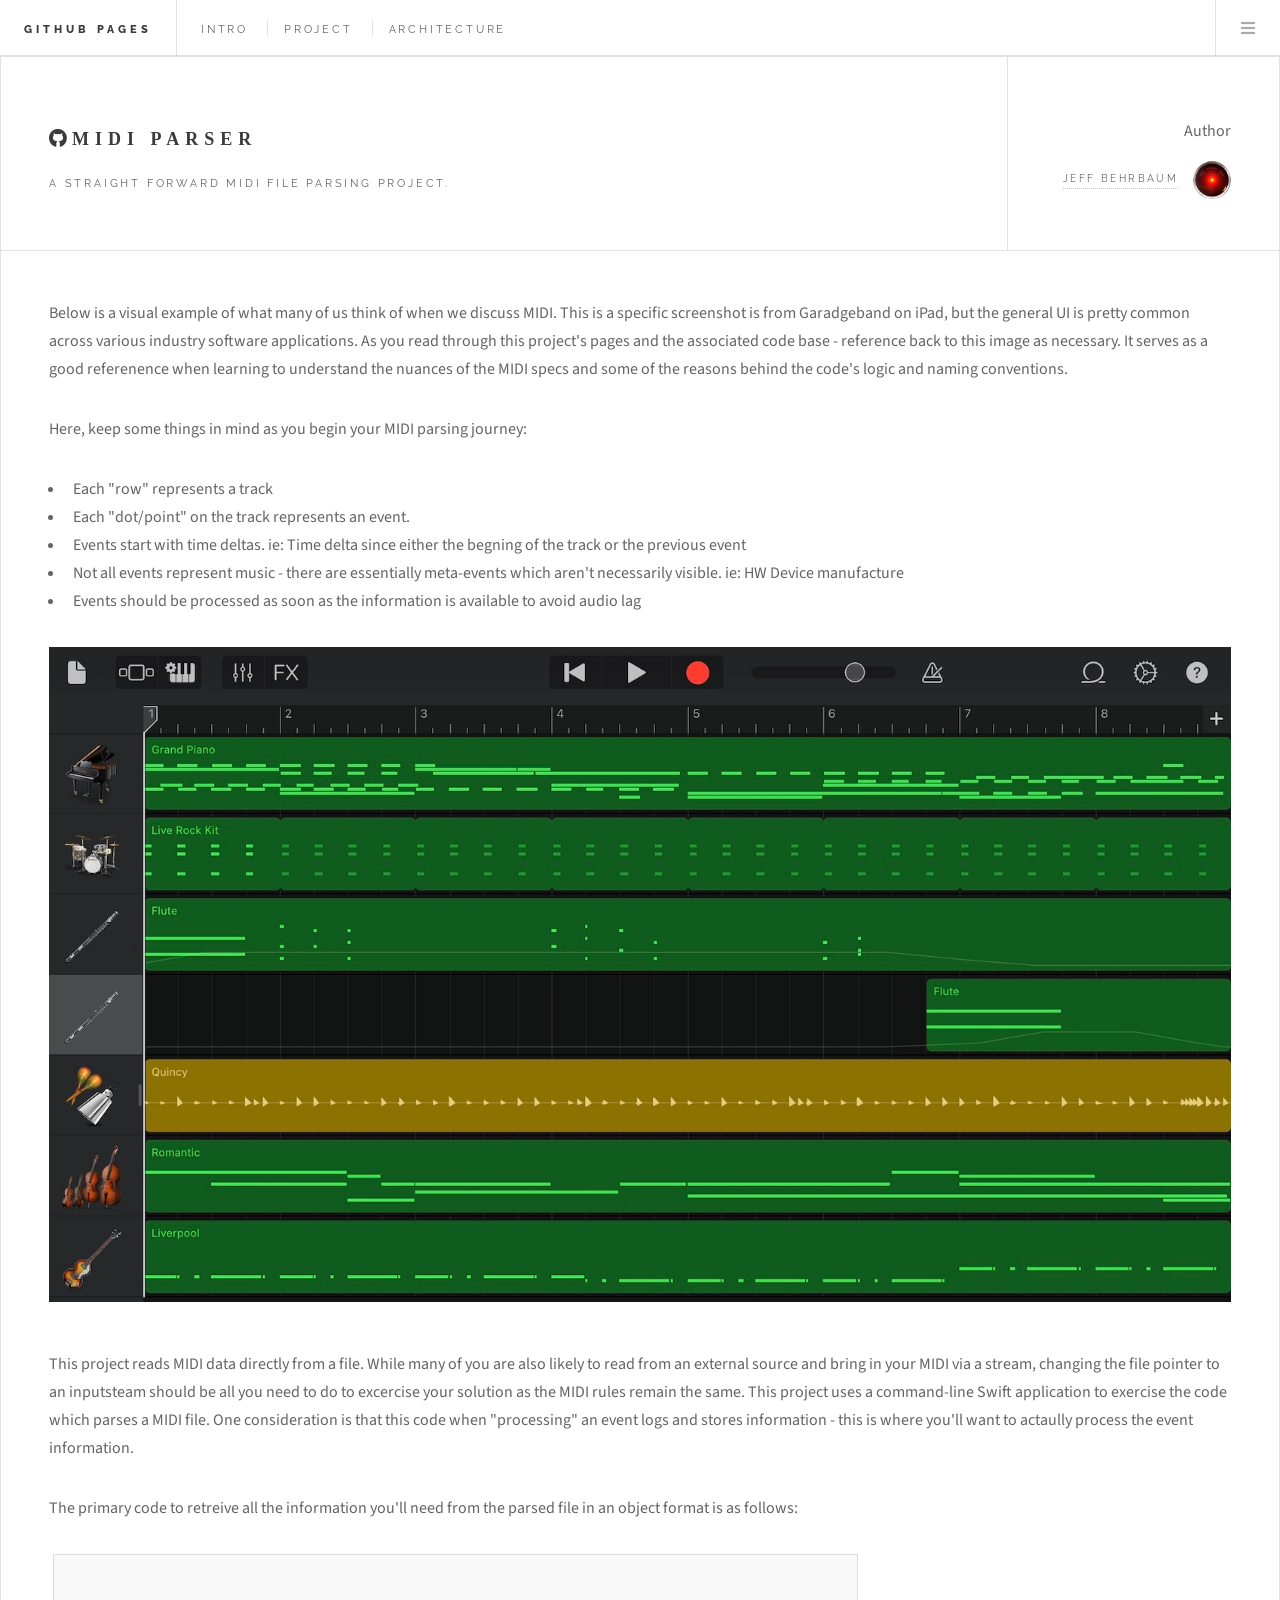
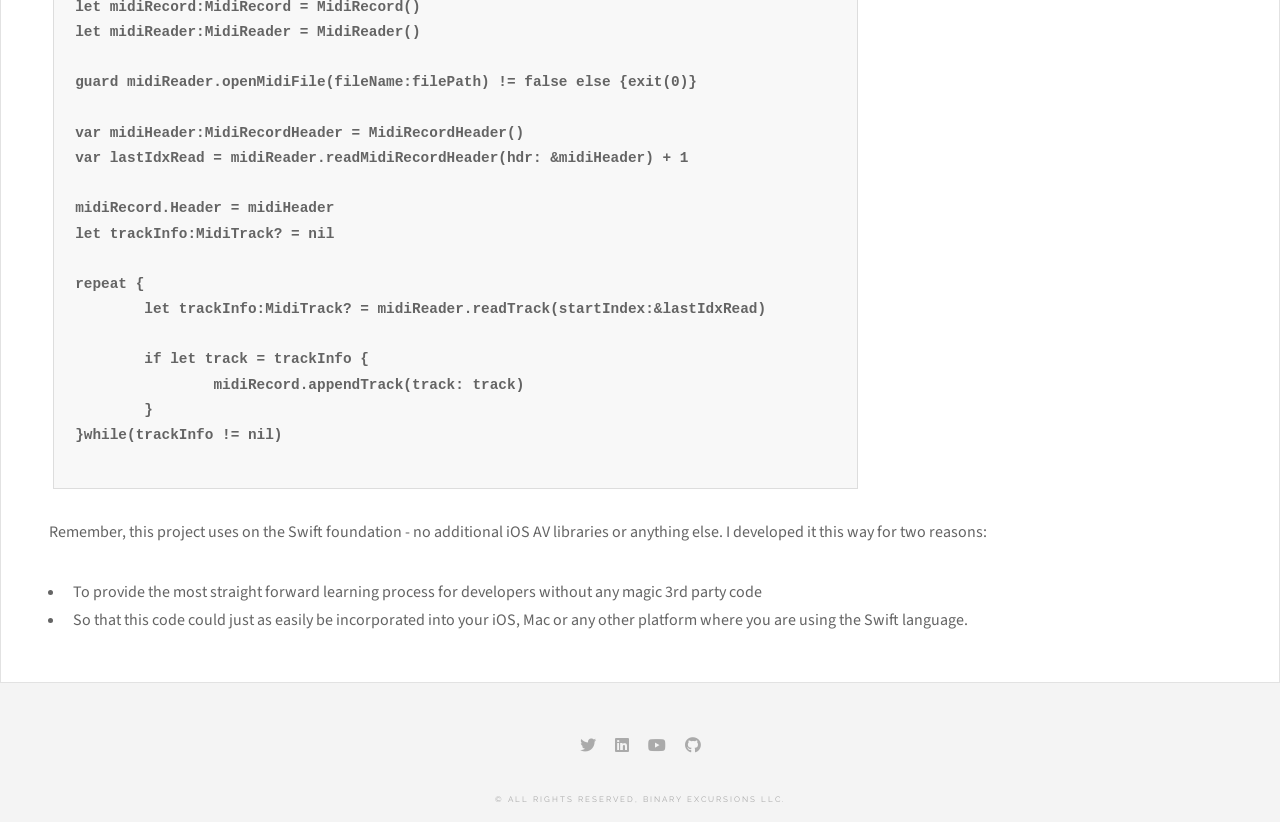
<file: index.html>
<!DOCTYPE HTML>
<!--
	Future Imperfect by Pixelarity
	pixelarity.com | hello@pixelarity.com
	License: pixelarity.com/license
-->
<html>
	<head>
		<title>MIDI Parser</title>
		<meta charset="utf-8" />
		<meta name="viewport" content="width=device-width, initial-scale=1, user-scalable=no" />
		<link rel="stylesheet" href="assets/css/main.css" />
	</head>

	<body class="single is-preload">

		<!-- Wrapper -->
				<!-- Header -->
					<header id="header">
						<h1><a href="https://binaryexcursions.github.io/">Github Pages</a></h1>
						<nav class="links">
							<ul>
								<li><a href="#">Intro</a></li>
								<li><a href="project.html">Project</a></li>
								<li><a href="architecture.html">Architecture</a></li>
								<!-- <li><a href="#">Tempus</a></li>
								<li><a href="#">Adipiscing</a></li> -->
							</ul>
						</nav>
						<nav class="main">
							<ul>
								<!-- <li class="search">
									<a class="fa-search" href="#search">Search</a>
									<form id="search" method="get" action="#">
										<input type="text" name="query" placeholder="Search" />
									</form>
								</li> -->
								<li class="menu">
									<a class="fa-bars" href="#menu">Menu</a>
								</li>
							</ul>
						</nav>
					</header>

				<!-- Menu -->
					<section id="menu">
						<!-- Links -->
						<section>
								<ul class="links">
									<li>
										<a href="https://binxcrs.com/" target="_blank">
											<h3>Binary Excursions</h3>
											<p>Organization Home Page</p>
										</a>
									</li>
									<li>
										<a href="https://binaryexcursions.github.io/MidiParserKotlin/">
											<h3>Kotlin MIDI Parser</h3>
											<p>Developed for the Android platform</p>
										</a>
									</li>
									<li>
										<a href="https://binaryexcursions.github.io/MidiParserTypeScript/">
											<h3>TypeScript MIDI Parser</h3>
											<p>Developed for use with web frameworks</p>
										</a>
									</li>
									<li>
										<a href="https://mobile-strategy.blogspot.com/" target="_blank">
											<h3>Mobile Blog Post</h3>
											<p>Articles for business mobile strategy</p>
										</a>
									</li>
								</ul>
						</section>
					</section>

				<!-- Main -->
					<div id="main">

						<!-- Post -->
							<article class="post">
								<header>
									<div class="title">
										<h2><a href="https://github.com/BinaryExcursions/MidiParserSwift" target="_blank" class="fab fa-github" style="font-size: large;">MIDI Parser</a></h2>
										<p>A straight forward MIDI file parsing project.</p>
									</div>
									<div class="meta">
										<div class="name">Author</div>
										<a href="https://github.com/binexc" target="_blank" class="author"><span class="name">Jeff Behrbaum</span><img src="images/Hal9000Small.png" alt="" /></a>
									</div>
								</header>

								<p>
									Below is a visual example of what many of us think of when we discuss MIDI. This is a specific screenshot is from Garadgeband on iPad, but the general UI is pretty common across various industry software applications. 
									As you read through this project's pages and the associated code base  - reference back to this image as necessary. It serves as a good referenence when learning to understand the nuances of the MIDI specs and some of
									the reasons behind the code's logic and naming conventions. 
								</p>

								<p>Here, keep some things in mind as you begin your MIDI parsing journey:</p>

								<ul>
									<li>Each "row" represents a track</li>
									<li>Each "dot/point" on the track represents an event.</li>
									<li>Events start with time deltas. ie: Time delta since either the begning of the track or the previous event</li>
									<li>Not all events represent music - there are essentially meta-events which aren't necessarily visible. ie: HW Device manufacture</li>
									<li>Events should be processed as soon as the information is available to avoid audio lag</li>
								</ul>
									
								<span class="image featured"><img src="images/tracks@2x.jpg" alt="game board" /></span>
								<p> 
									This project reads MIDI data directly from a file. While many of you are also likely to read from an external source and bring 
									in your MIDI via a stream, changing the file pointer to an inputsteam should be all you need to do to excercise your solution as
									the MIDI rules remain the same. This project uses a command-line Swift application to exercise the code which parses a MIDI file. 
									One consideration is that this code when "processing" an event logs and stores information - this is where you'll want to actaully 
									process the event information.
								</p>

								<p>The primary code to retreive all the information you'll need from  the parsed file in an object format is as follows:</p>

								<div style="overflow: hidden;">
									<pre style="display: inline-flex;">
										<code style="font-size: 0.9rem; font-weight: 550;">
let midiRecord:MidiRecord = MidiRecord()
let midiReader:MidiReader = MidiReader()

guard midiReader.openMidiFile(fileName:filePath) != false else {exit(0)}
	
var midiHeader:MidiRecordHeader = MidiRecordHeader()
var lastIdxRead = midiReader.readMidiRecordHeader(hdr: &midiHeader) + 1
	
midiRecord.Header = midiHeader
let trackInfo:MidiTrack? = nil

repeat {
	let trackInfo:MidiTrack? = midiReader.readTrack(startIndex:&lastIdxRead)
											
	if let track = trackInfo {
		midiRecord.appendTrack(track: track)
	}
}while(trackInfo != nil)
										</code>
									</pre>
								</div>

								<p>Remember, this project uses on the Swift foundation - no additional iOS AV libraries or anything else. I developed it this way for two reasons:</p>
								<ul>
									<li>To provide the most straight forward learning process for developers without any magic 3rd party code</li>
									<li>So that this code could just as easily be incorporated into your iOS, Mac or any other platform where you are using the Swift language.</li>
								</ul>

							</article>
					</div>

				<!-- Footer -->
					<section id="footer">
						<ul class="icons">
							<li><a href="https://twitter.com/binexcr" class="icon brands fa-twitter" target="_blank"><span class="label">Twitter</span></a></li>
							<li><a href="https://www.linkedin.com/" class="icon brands fa-linkedin"><span class="label">LinkedIn</span></a></li>
							<li><a href="https://www.youtube.com" class="icon brands fa-youtube"><span class="label">YouTube</span></a></li>
							<li><a href="https://github.com/BinaryExcursions" target="_blank" class="icon brands fa-github"><span class="label">RSS</span></a></li>
							<!-- <li><a href="mailto: abc@gmail.com" class="icon solid fa-envelope"><span class="label">Email</span></a></li> -->
						</ul>
						<p class="copyright">&copy; All rights reserved, Binary Excursions LLC.</p>
					</section>
			</div>

		<!-- Scripts -->
			<script src="assets/js/jquery.min.js"></script>
			<script src="assets/js/browser.min.js"></script>
			<script src="assets/js/breakpoints.min.js"></script>
			<script src="assets/js/util.js"></script>
			<script src="assets/js/main.js"></script>
	</body>
</html>
</file>
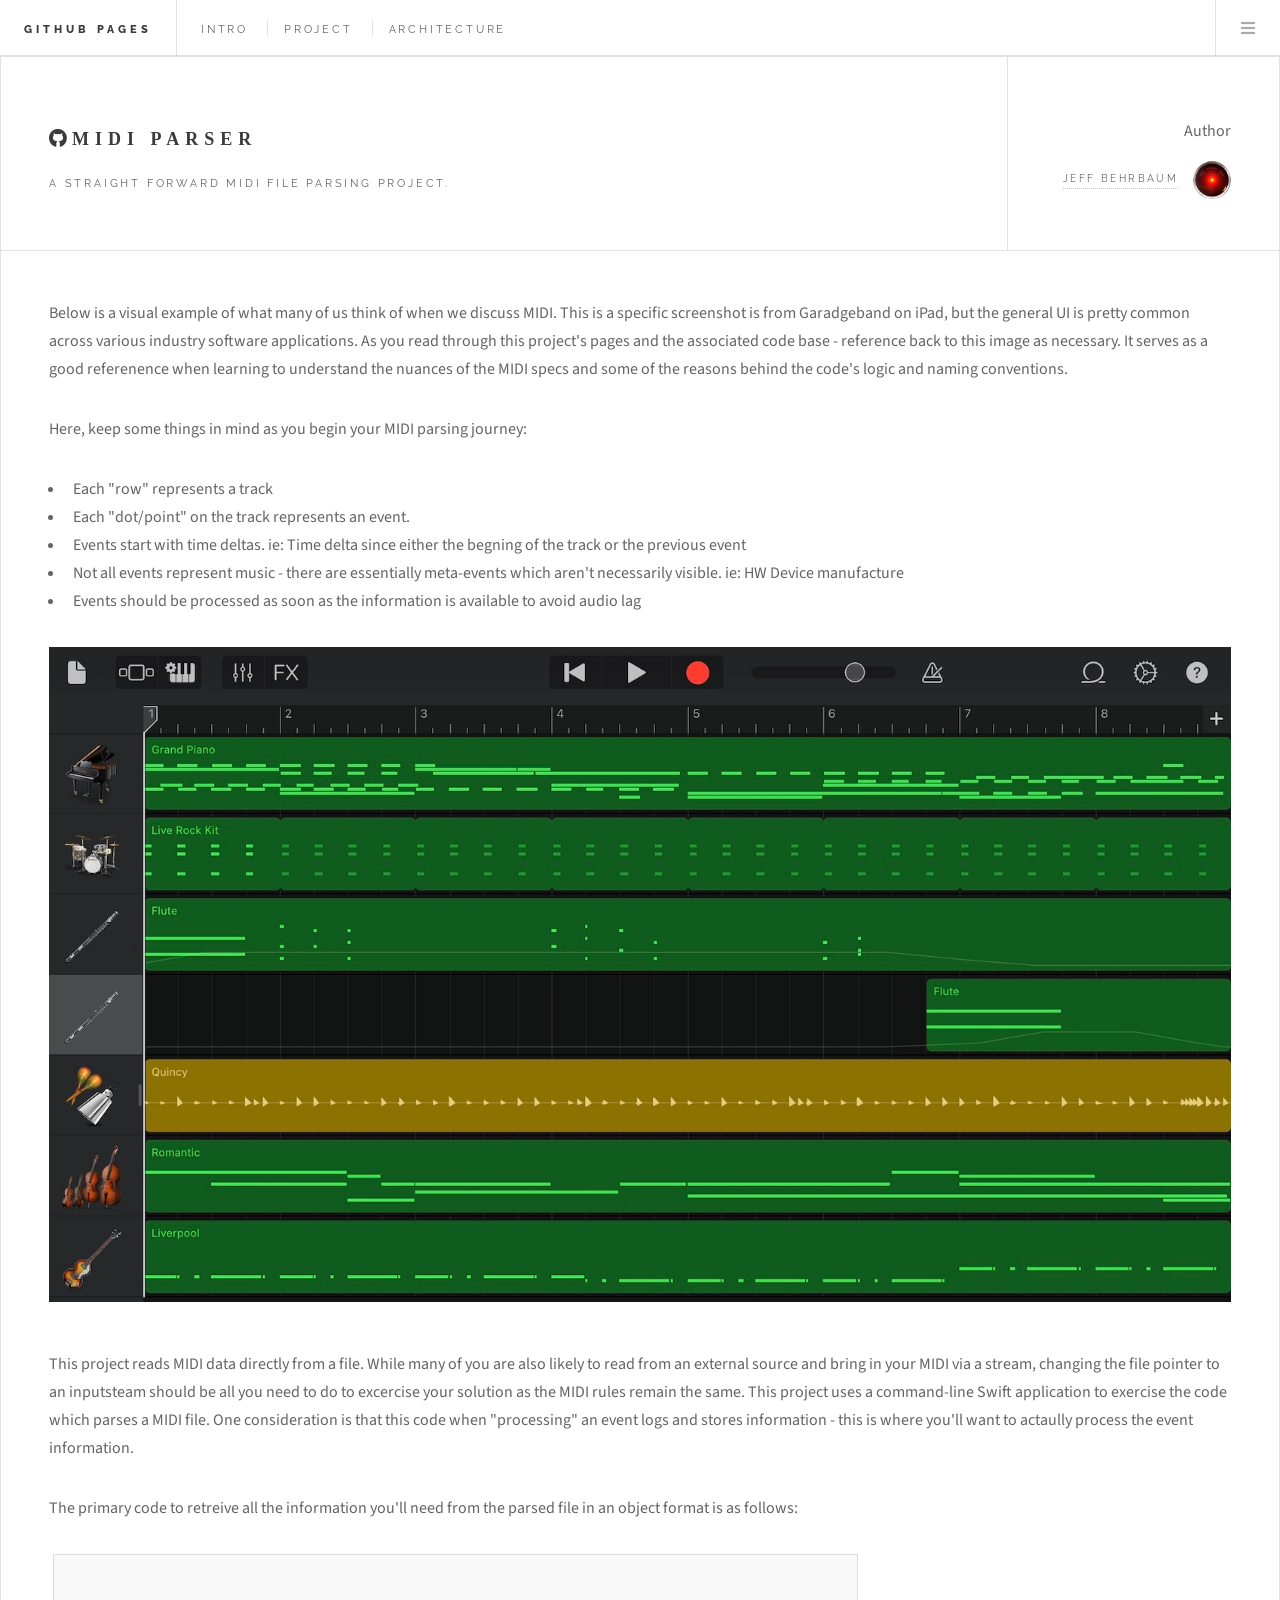
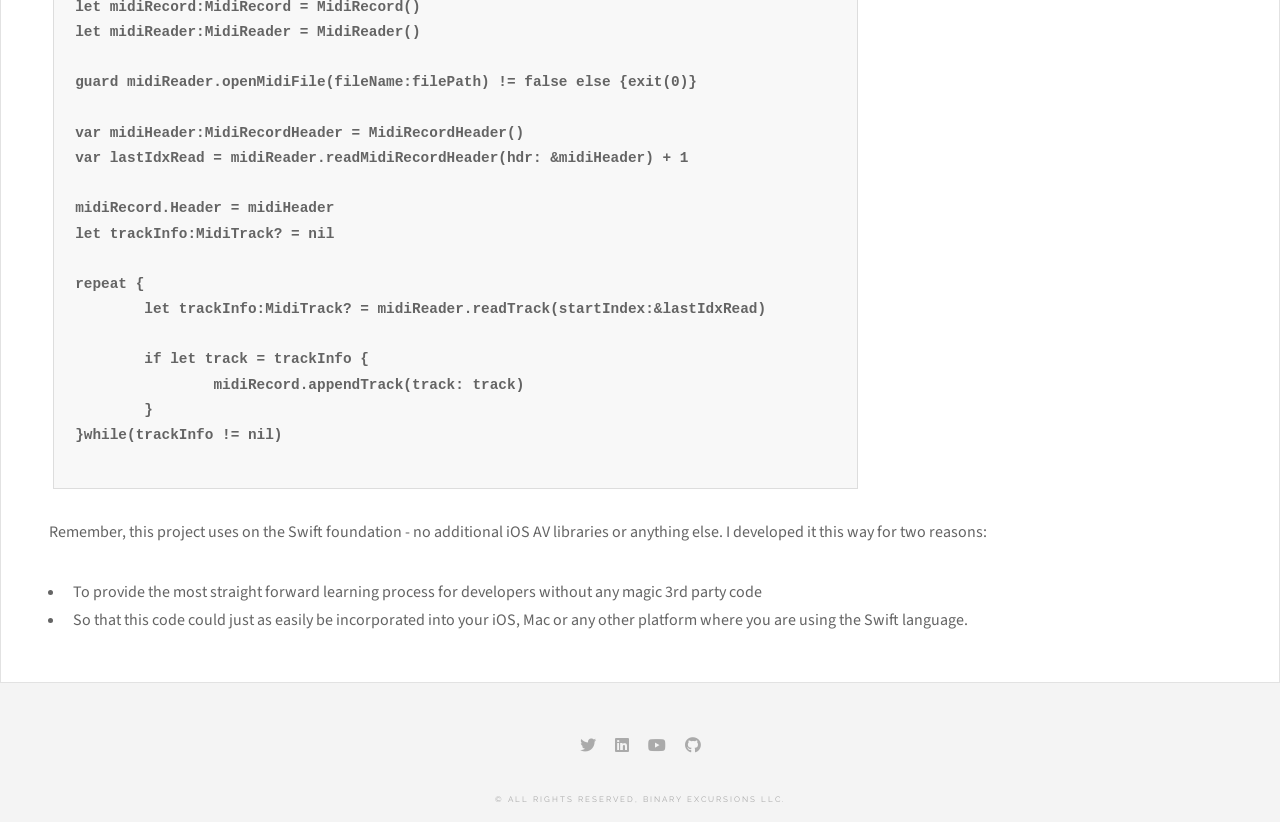
<file: MidiSwift/index.html>
<!DOCTYPE HTML>
<!--
	Future Imperfect by Pixelarity
	pixelarity.com | hello@pixelarity.com
	License: pixelarity.com/license
-->
<html>
	<head>
		<title>MIDI Parser</title>
		<meta charset="utf-8" />
		<meta name="viewport" content="width=device-width, initial-scale=1, user-scalable=no" />
		<link rel="stylesheet" href="assets/css/main.css" />
	</head>

	<body class="single is-preload">

		<!-- Wrapper -->
				<!-- Header -->
					<header id="header">
						<h1><a href="https://binaryexcursions.github.io/">Github Pages</a></h1>
						<nav class="links">
							<ul>
								<li><a href="#">Intro</a></li>
								<li><a href="project.html">Project</a></li>
								<li><a href="architecture.html">Architecture</a></li>
								<!-- <li><a href="#">Tempus</a></li>
								<li><a href="#">Adipiscing</a></li> -->
							</ul>
						</nav>
						<nav class="main">
							<ul>
								<!-- <li class="search">
									<a class="fa-search" href="#search">Search</a>
									<form id="search" method="get" action="#">
										<input type="text" name="query" placeholder="Search" />
									</form>
								</li> -->
								<li class="menu">
									<a class="fa-bars" href="#menu">Menu</a>
								</li>
							</ul>
						</nav>
					</header>

				<!-- Menu -->
					<section id="menu">
						<!-- Links -->
						<section>
								<ul class="links">
									<li>
										<a href="https://binxcrs.com/">
											<h3>Binary Excursions</h3>
											<p>Organization Home Page</p>
										</a>
									</li>
									<li>
										<a href="https://binaryexcursions.github.io/MidiParserKotlin/">
											<h3>Kotlin MIDI Parser</h3>
											<p>Developed for the Android platform</p>
										</a>
									</li>
									<li>
										<a href="https://binaryexcursions.github.io/MidiParserTypeScript/">
											<h3>TypeScript MIDI Parser</h3>
											<p>Developed for use with web frameworks</p>
										</a>
									</li>
									<li>
										<a href="https://mobile-strategy.blogspot.com/">
											<h3>Mobile Blog Post</h3>
											<p>Articles for business mobile strategy</p>
										</a>
									</li>
								</ul>
						</section>
					</section>

				<!-- Main -->
					<div id="main">

						<!-- Post -->
							<article class="post">
								<header>
									<div class="title">
										<h2><a href="https://github.com/BinaryExcursions/MidiParserSwift" target="_blank" class="fab fa-github" style="font-size: large;">MIDI Parser</a></h2>
										<p>A straight forward MIDI file parsing project.</p>
									</div>
									<div class="meta">
										<div class="name">Author</div>
										<a href="https://github.com/binexc" target="_blank" class="author"><span class="name">Jeff Behrbaum</span><img src="images/Hal9000Small.png" alt="" /></a>
									</div>
								</header>

								<p>
									Below is a visual example of what many of us think of when we discuss MIDI. This is a specific screenshot is from Garadgeband on iPad, but the general UI is pretty common across various industry software applications. 
									As you read through this project's pages and the associated code base  - reference back to this image as necessary. It serves as a good referenence when learning to understand the nuances of the MIDI specs and some of
									the reasons behind the code's logic and naming conventions. 
								</p>

								<p>Here, keep some things in mind as you begin your MIDI parsing journey:</p>

								<ul>
									<li>Each "row" represents a track</li>
									<li>Each "dot/point" on the track represents an event.</li>
									<li>Events start with time deltas. ie: Time delta since either the begning of the track or the previous event</li>
									<li>Not all events represent music - there are essentially meta-events which aren't necessarily visible. ie: HW Device manufacture</li>
									<li>Events should be processed as soon as the information is available to avoid audio lag</li>
								</ul>
									
								<span class="image featured"><img src="images/tracks@2x.jpg" alt="game board" /></span>
								<p> 
									This project reads MIDI data directly from a file. While many of you are also likely to read from an external source and bring 
									in your MIDI via a stream, changing the file pointer to an inputsteam should be all you need to do to excercise your solution as
									the MIDI rules remain the same. This project uses a command-line Swift application to exercise the code which parses a MIDI file. 
									One consideration is that this code when "processing" an event logs and stores information - this is where you'll want to actaully 
									process the event information.
								</p>

								<p>The primary code to retreive all the information you'll need from  the parsed file in an object format is as follows:</p>

								<div style="overflow: hidden;">
									<pre style="display: inline-flex;">
										<code style="font-size: 0.9rem; font-weight: 550;">
let midiRecord:MidiRecord = MidiRecord()
let midiReader:MidiReader = MidiReader()

guard midiReader.openMidiFile(fileName:filePath) != false else {exit(0)}
	
var midiHeader:MidiRecordHeader = MidiRecordHeader()
var lastIdxRead = midiReader.readMidiRecordHeader(hdr: &midiHeader) + 1
	
midiRecord.Header = midiHeader
let trackInfo:MidiTrack? = nil

repeat {
	let trackInfo:MidiTrack? = midiReader.readTrack(startIndex:&lastIdxRead)
											
	if let track = trackInfo {
		midiRecord.appendTrack(track: track)
	}
}while(trackInfo != nil)
										</code>
									</pre>
								</div>

								<p>Remember, this project uses on the Swift foundation - no additional iOS AV libraries or anything else. I developed it this way for two reasons:</p>
								<ul>
									<li>To provide the most straight forward learning process for developers without any magic 3rd party code</li>
									<li>So that this code could just as easily be incorporated into your iOS, Mac or any other platform where you are using the Swift language.</li>
								</ul>

							</article>
					</div>

				<!-- Footer -->
					<section id="footer">
						<ul class="icons">
							<li><a href="https://twitter.com/binexcr" class="icon brands fa-twitter" target="_blank"><span class="label">Twitter</span></a></li>
							<li><a href="https://www.linkedin.com/" class="icon brands fa-linkedin"><span class="label">LinkedIn</span></a></li>
							<li><a href="https://www.youtube.com" class="icon brands fa-youtube"><span class="label">YouTube</span></a></li>
							<li><a href="https://github.com/BinaryExcursions" target="_blank" class="icon brands fa-github"><span class="label">RSS</span></a></li>
							<!-- <li><a href="mailto: abc@gmail.com" class="icon solid fa-envelope"><span class="label">Email</span></a></li> -->
						</ul>
						<p class="copyright">&copy; All rights reserved, Binary Excursions LLC.</p>
					</section>
			</div>

		<!-- Scripts -->
			<script src="assets/js/jquery.min.js"></script>
			<script src="assets/js/browser.min.js"></script>
			<script src="assets/js/breakpoints.min.js"></script>
			<script src="assets/js/util.js"></script>
			<script src="assets/js/main.js"></script>
	</body>
</html>
</file>
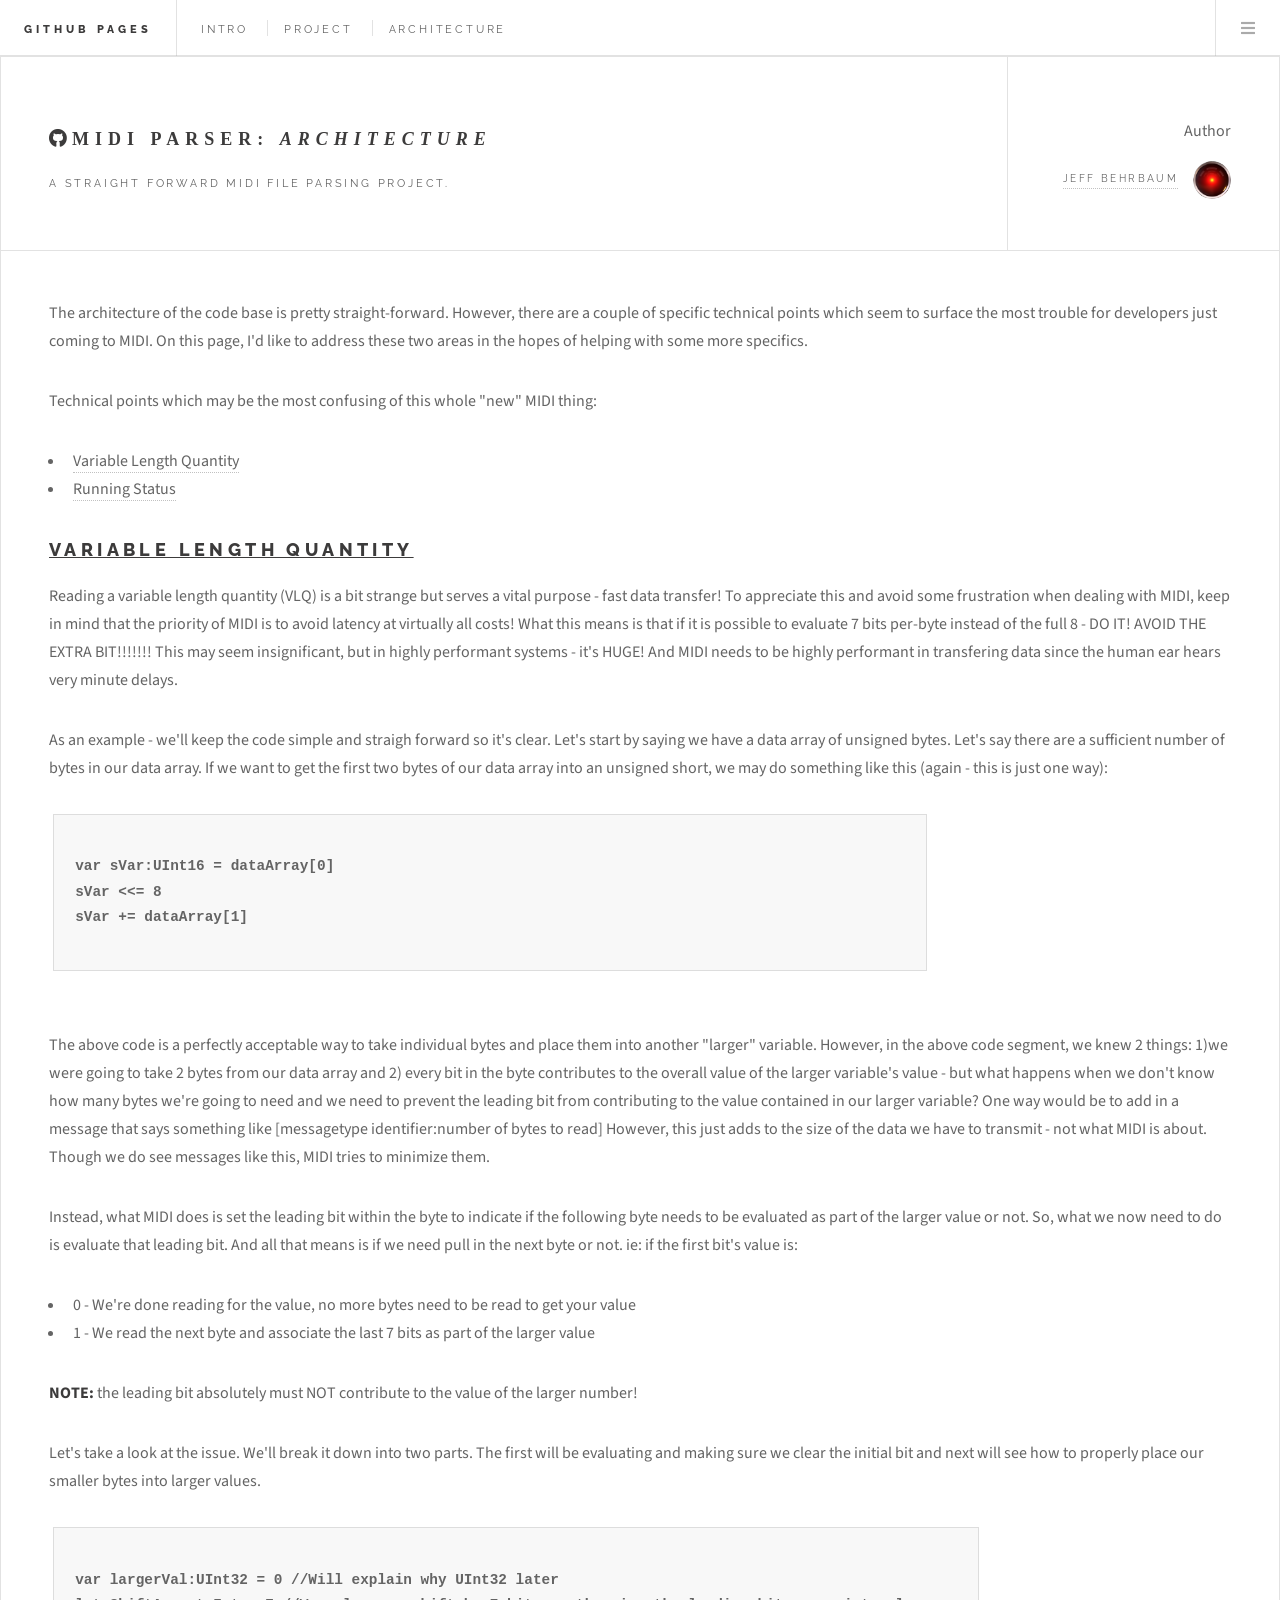
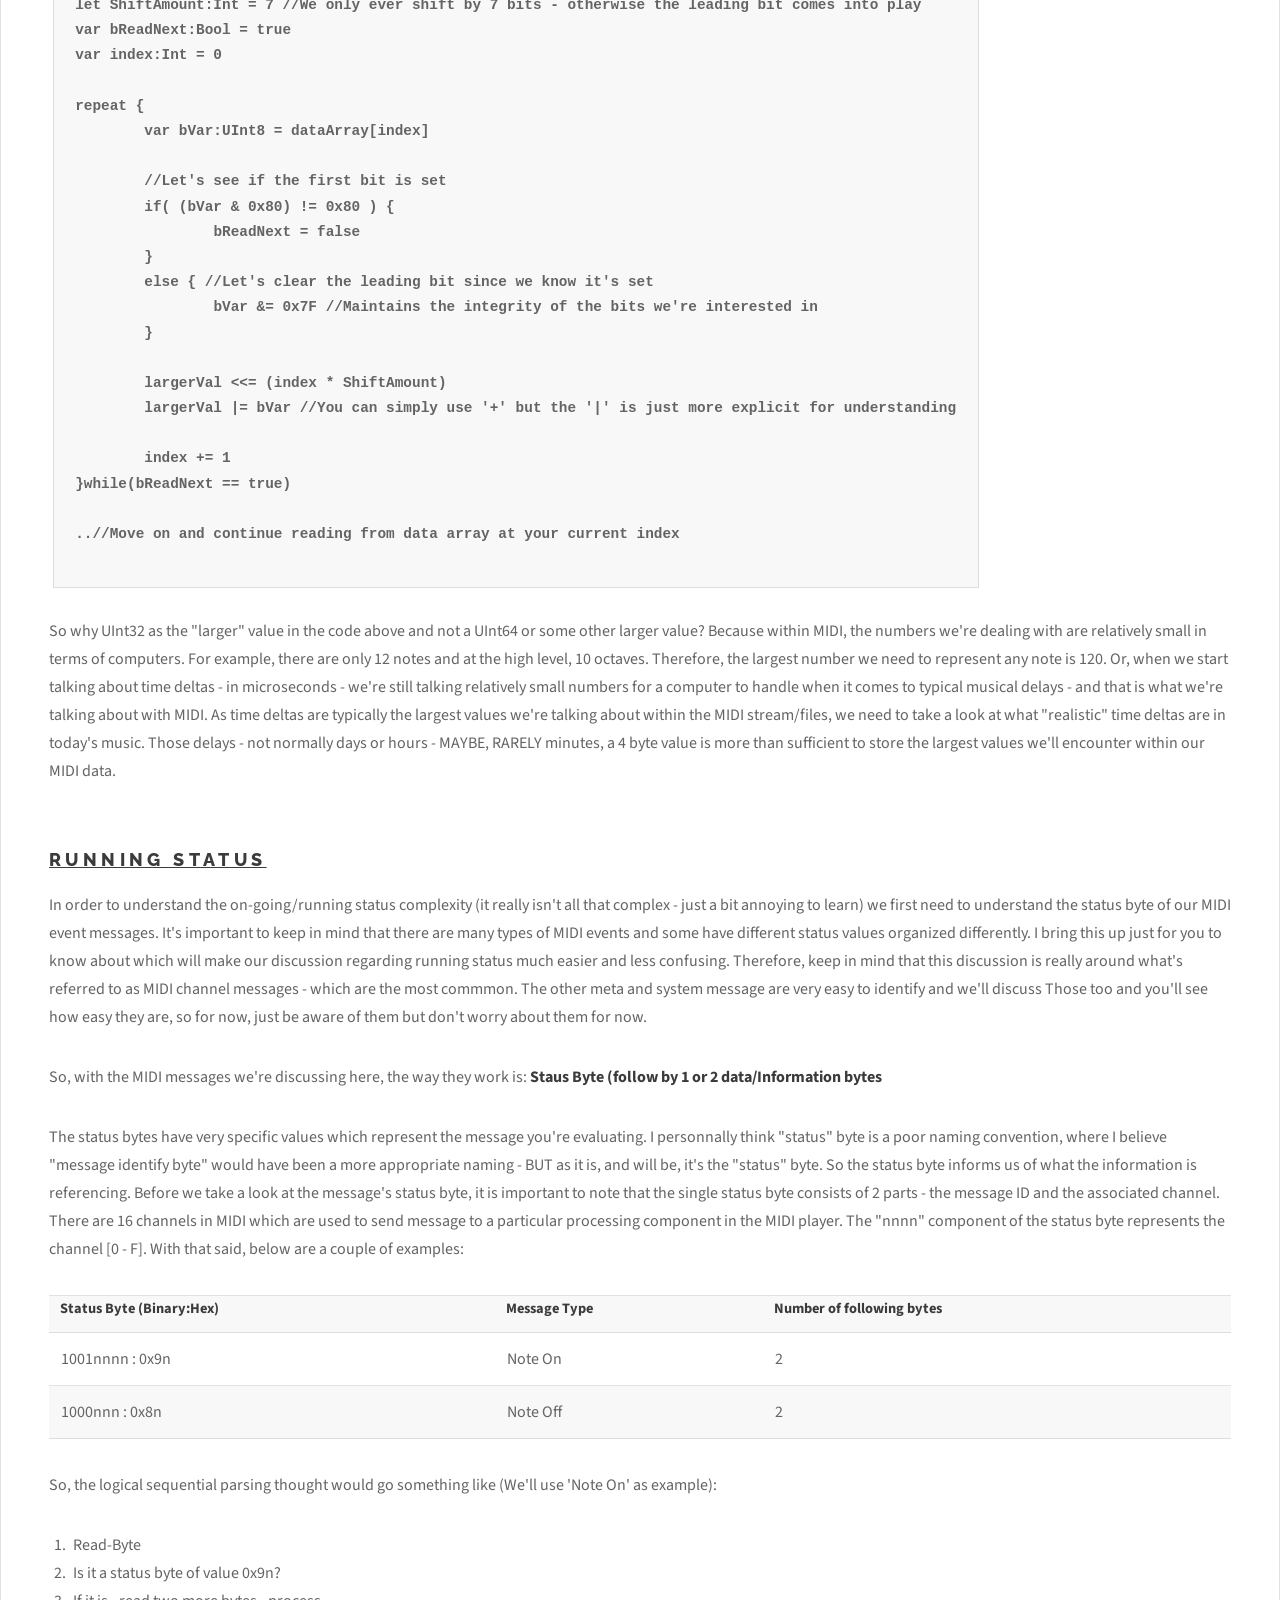
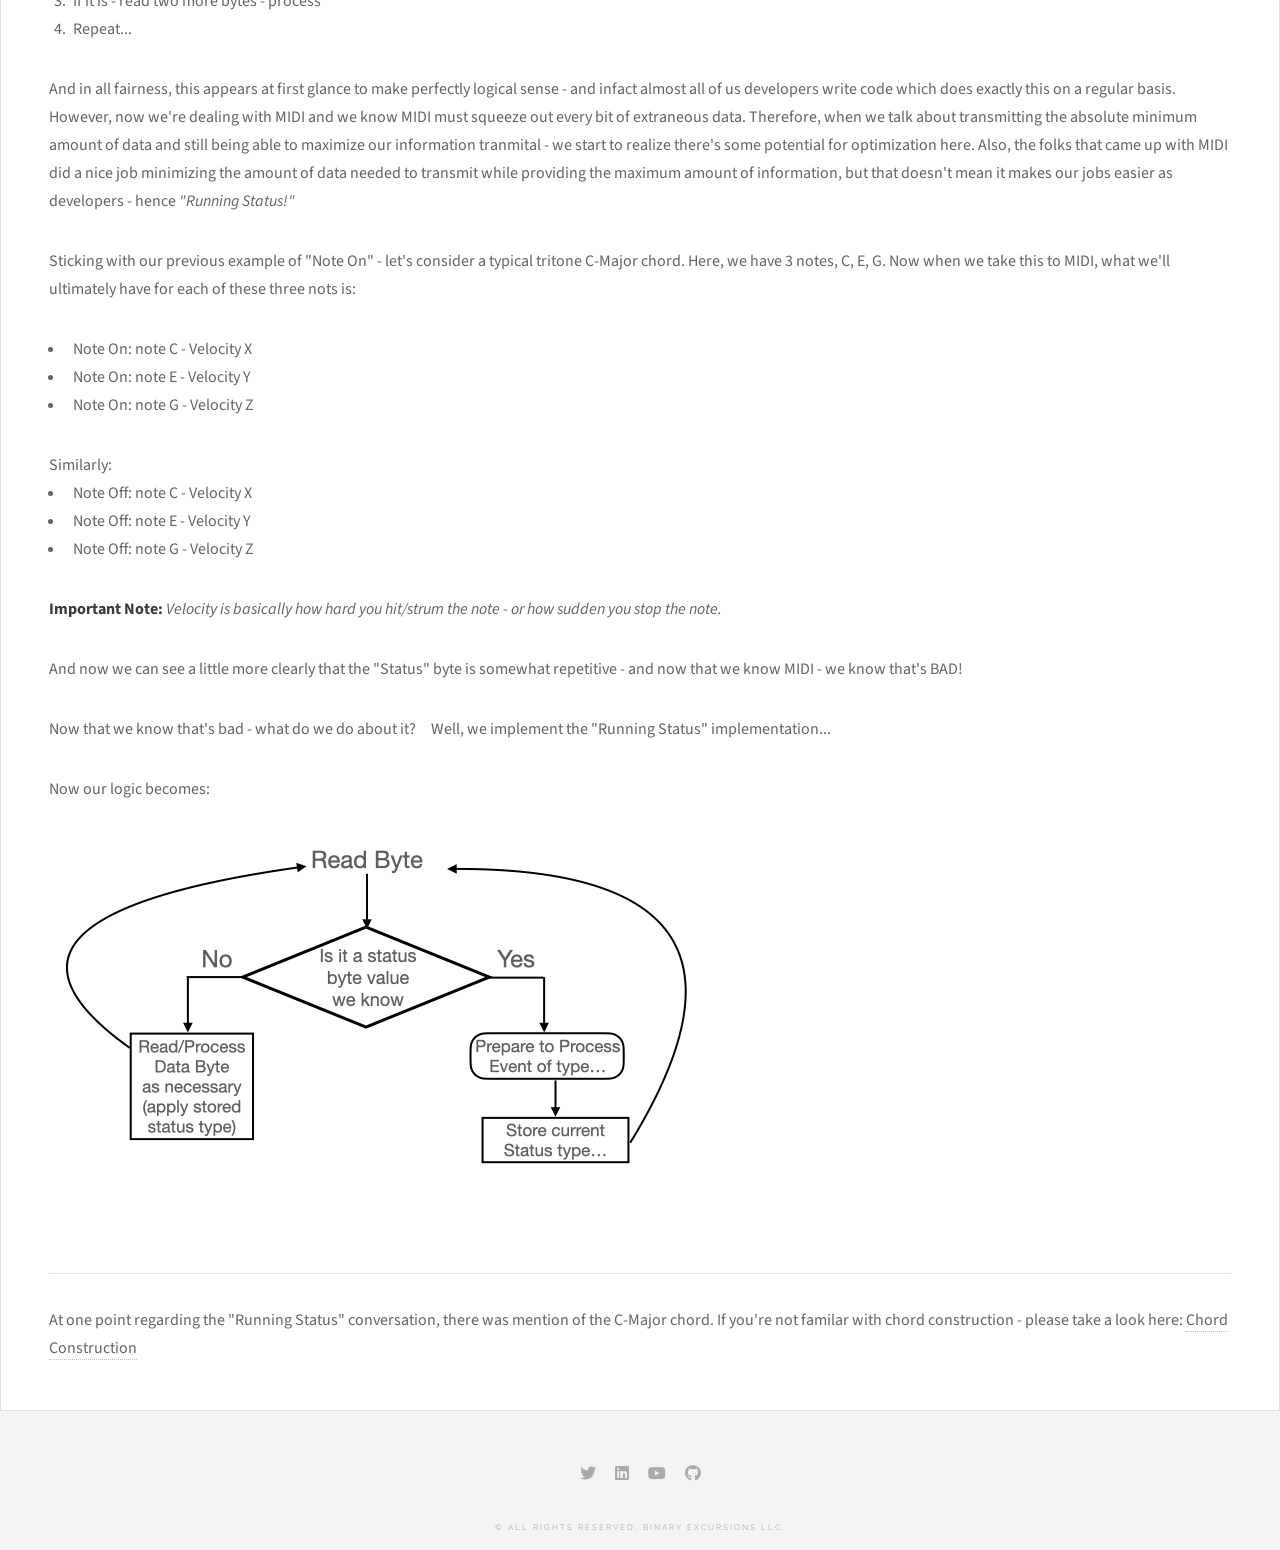
<file: architecture.html>
<!DOCTYPE HTML>
<!--
	Future Imperfect by Pixelarity
	pixelarity.com | hello@pixelarity.com
	License: pixelarity.com/license
-->
<html>
	<head>
		<title>MIDI Parser</title>
		<meta charset="utf-8" />
		<meta name="viewport" content="width=device-width, initial-scale=1, user-scalable=no" />
		<link rel="stylesheet" href="assets/css/main.css" />
	</head>

	<body class="single is-preload">

		<!-- Wrapper -->
				<!-- Header -->
					<header id="header">
						<h1><a href="https://binaryexcursions.github.io/">Github Pages</a></h1>
						<nav class="links">
							<ul>
								<li><a href="index.html">Intro</a></li>
								<li><a href="project.html">Project</a></li>
								<li><a href="#">Architecture</a></li>
								<!-- <li><a href="#">Tempus</a></li>
								<li><a href="#">Adipiscing</a></li> -->
							</ul>
						</nav>
						<nav class="main">
							<ul>
								<!-- <li class="search">
									<a class="fa-search" href="#search">Search</a>
									<form id="search" method="get" action="#">
										<input type="text" name="query" placeholder="Search" />
									</form>
								</li> -->
								<li class="menu">
									<a class="fa-bars" href="#menu">Menu</a>
								</li>
							</ul>
						</nav>
					</header>

				<!-- Menu -->
					<section id="menu">
						<!-- Links -->
						<section>
							<ul class="links">
								<li>
									<a href="https://binxcrs.com/" target="_blank">
										<h3>Binary Excursions</h3>
										<p>Organization Home Page</p>
									</a>
								</li>
								<li>
									<a href="https://binaryexcursions.github.io/MidiParserKotlin/">
										<h3>Kotlin MIDI Parser</h3>
										<p>Developed for the Android platform</p>
									</a>
								</li>
								<li>
									<a href="https://binaryexcursions.github.io/MidiParserTypeScript/">
										<h3>TypeScript MIDI Parser</h3>
										<p>Developed for use with web frameworks</p>
									</a>
								</li>
								<li>
									<a href="https://mobile-strategy.blogspot.com/" target="_blank">
										<h3>Mobile Blog Post</h3>
										<p>Articles for business mobile strategy</p>
									</a>
								</li>
							</ul>
					</section>
					</section>

				<!-- Main -->
					<div id="main">

						<!-- Post -->
							<article class="post">
								<header>
									<div class="title">
										<h2><a href="https://github.com/BinaryExcursions/MidiParserSwift" target="_blank" class="fab fa-github" style="font-size: large;">MIDI Parser: <i>Architecture</i></a></h2>
										<p>A straight forward MIDI file parsing project.</p>
									</div>
									<div class="meta">
										<div class="name">Author</div>
										<a href="https://github.com/binexc" target="_blank" class="author"><span class="name">Jeff Behrbaum</span><img src="images/Hal9000Small.png" alt="" /></a>
									</div>
								</header>
								<p>
									The architecture of the code base is pretty straight-forward. However, there are a couple of specific technical points which seem to surface 
									the most trouble for developers just coming to MIDI.  On this page, I'd like to address these two areas in the hopes of helping with some more 
									specifics.
								</p>
								<p>Technical points which may be the most confusing of this whole "new" MIDI thing:</p>
								<ul>
									<li> <a href="#vlq">Variable Length Quantity</a></li>
									<li><a href="#runstat">Running Status</a></li>
								</ul>

								<a name="vlq"></a>
								<article>
									<h2><u>Variable Length Quantity</u></h2>
									<p>
										Reading a variable length quantity (VLQ) is a bit strange  but serves a vital purpose - fast data transfer! 
										To appreciate this and avoid some frustration when dealing with MIDI, keep in mind that the priority of MIDI 
										is to avoid latency at virtually all costs! What this means is that if it is possible to evaluate 7 bits 
										per-byte instead of the full 8 - DO IT! AVOID THE EXTRA BIT!!!!!!! This may seem insignificant, but in highly 
										performant systems - it's HUGE! And MIDI needs to be highly performant in transfering data since the human ear 
										hears very minute delays.
									</p>
									<p>
										As an example - we'll keep the code simple and straigh forward so it's clear.  Let's start by saying we have a data array of unsigned bytes.
										Let's say there are a sufficient number of bytes in our data array. If we want to get the first two bytes of our data array into an unsigned 
										short, we may do something like this (again - this is just one way):
										<div style="overflow: hidden;">
											<pre style="display: inline-flex;">
												<code style="font-size: 0.9rem; font-weight: 550;">
var sVar:UInt16 = dataArray[0]
sVar <<= 8
sVar += dataArray[1]
												</code>
											</pre>
										</div>
									</p>
									<p>
										The above code is a perfectly acceptable way to take individual bytes and place them into another "larger" variable.  
										However, in the above code segment, we knew 2 things: 1)we were going to take 2 bytes from our data array and 2) every 
										bit in the byte contributes to the overall value of the larger variable's value - but what happens when we don't know how 
										many bytes we're going to need and we need to prevent the leading bit from contributing to the value contained in our 
										larger variable? One way would be to add in a message that says something like [messagetype identifier:number of bytes to read]  
										However, this just adds to the size of the data we have to transmit - not what MIDI is about. Though we do see messages like 
										this, MIDI tries to minimize them.
									</p>

									<p>
										Instead, what MIDI does is set the leading bit within the byte to indicate if the following byte needs to be evaluated as part of the larger value or not.
										So, what we now need to do is evaluate that leading bit. And all that means is if we need pull in the next byte or not. ie: if the first bit's value is:
										<ul>
											<li>0 - We're done reading for the value, no more bytes need to be read to get your value</li>
											<li>1 - We read the next byte and associate the last 7 bits as part of the larger value</li>
										</ul>
										
										<strong>NOTE:</strong> the leading bit absolutely must NOT contribute to the value of the larger number! 
									</p>

									<p>
										Let's take a look at the issue. We'll break it down into two parts. The first will be evaluating and making sure we clear the initial bit and 
										next will see how to properly place our smaller bytes into larger values.
									</p>

									<div style="overflow: hidden;">
										<pre style="display: inline-flex;">
											<code style="font-size: 0.9rem; font-weight: 550;">
var largerVal:UInt32 = 0 //Will explain why UInt32 later
let ShiftAmount:Int = 7 //We only ever shift by 7 bits - otherwise the leading bit comes into play
var bReadNext:Bool = true
var index:Int = 0

repeat {
	var bVar:UInt8 = dataArray[index]
	
	//Let's see if the first bit is set
	if( (bVar & 0x80) != 0x80 ) {
		bReadNext = false
	}
	else { //Let's clear the leading bit since we know it's set 
		bVar &= 0x7F //Maintains the integrity of the bits we're interested in
	}

	largerVal <<= (index * ShiftAmount)
	largerVal |= bVar //You can simply use '+' but the '|' is just more explicit for understanding

	index += 1
}while(bReadNext == true)

..//Move on and continue reading from data array at your current index
											</code>
										</pre>
									</div>
								
									<p>
										So why UInt32 as the "larger" value in the code above and not a UInt64 or some other larger value?  
										Because within MIDI, the numbers we're dealing with are relatively small in terms of computers. 
										For example, there are only 12 notes and at the high level, 10 octaves. Therefore, the largest number we need to represent any note is 120.
										Or, when we start talking about time deltas - in microseconds - we're still talking relatively small numbers for a computer to handle when 
										it comes to typical musical delays - and that is what we're talking about with MIDI. As time deltas are typically the largest values we're
										talking about within the MIDI stream/files, we need to take a look at what "realistic" time deltas are in today's music. Those delays - not normally
										days or hours - MAYBE, RARELY minutes, a 4 byte value is more than sufficient to store the largest values we'll encounter within our MIDI data.
									</p>
								</article>

								<a name="runstat"></a>
								<article>
									<br/>
									<h2><u>Running Status</u></h2>
									<p>
										In order to understand the on-going/running status complexity (it really isn't all that complex - just a bit annoying to learn) we first need to understand the 
										status byte of our MIDI event messages. It's important to keep in mind that there are many types of MIDI events and some have different status 
										values organized differently. I bring this up just for you to know about which will make our discussion regarding running status much easier 
										and less confusing. Therefore, keep in mind that this discussion is really around what's referred to as MIDI channel messages - which are the 
										most commmon.  The other meta and system message are very easy to identify and we'll discuss Those too and you'll see how easy they are, so for 
										now, just be aware of them but don't worry about them for now.
									</p>

									<p>So, with the MIDI messages we're discussing here, the way they work is: <strong>Staus Byte (follow by 1 or 2 data/Information bytes</strong></p>

									<p>
										The status bytes have very specific values which represent the message you're evaluating. I personnally think "status" byte is a poor naming convention,
										where I believe "message identify byte" would have been a more appropriate naming - BUT as it is, and will be, it's the "status" byte. So the status byte 
										informs us of what the information is referencing. Before we take a look at the message's status byte, it is important to note that the single status byte
										consists of 2 parts - the message ID and the associated channel. There are 16 channels in MIDI which are used to send message to a particular processing 
										component in the MIDI player. The "nnnn" component of the status byte represents the channel [0 - F]. With that said, below are a couple of examples:
									</p>

									<table>
										<tr>
										  <th>Status Byte (Binary:Hex)</th>
										  <th>Message Type</th>
										  <th>Number of following bytes</th>
										</tr>
										<tr>
										  <td>1001nnnn : 0x9n </td>
										  <td>Note On</td>
										  <td>2</td>
										</tr>
										<tr>
										  <td>1000nnn : 0x8n</td>
										  <td>Note Off</td>
										  <td>2</td>
										</tr>
									 </table>

									 <p>
										 So, the logical sequential parsing thought would go something like (We'll use 'Note On' as example):
										 <ol>
											 <li>Read-Byte</li>
											 <li>Is it a status byte of value 0x9n?</li>
											 <li>If it is - read two more bytes - process</li>
											 <li>Repeat...</li>
										 </ol>

										 And in all fairness, this appears at first glance to make perfectly logical sense - and infact almost all of us developers write code which 
										 does exactly this on a regular basis. However, now we're dealing with MIDI and we know MIDI must squeeze out every bit of extraneous data. 
										 Therefore, when we talk about transmitting the absolute minimum amount of data and still being able to maximize our information tranmital - we 
										 start to realize there's some potential for optimization here.  Also, the folks that came up with MIDI did a nice job minimizing the amount of 
										 data needed to transmit while providing the maximum amount of information, but that doesn't mean it makes our jobs easier as 
										 developers - hence <i>"Running Status!"</i>
									 </p>

									 <p>
										Sticking with our previous example of "Note On" - let's consider a typical tritone C-Major chord. Here, we have 3 notes, C, E, G. Now when we 
										take this to MIDI, what we'll ultimately have for each of these three nots is:
										
										<ul>
											<li>Note On: note C - Velocity X</li>
											<li>Note On: note E - Velocity Y</li>
											<li>Note On: note G - Velocity Z</li>
										</ul>

										Similarly:

										<ul>
											<li>Note Off: note C - Velocity X</li>
											<li>Note Off: note E - Velocity Y</li>
											<li>Note Off: note G - Velocity Z</li>
										</ul>

										<strong>Important Note:</strong> <i>Velocity is basically how hard you hit/strum the note - or how sudden you stop the note.</i>

										<p></p>
										<p>
											And now we can see a little more clearly that the "Status" byte is somewhat repetitive - and now that we know MIDI - we know that's BAD!
										</p>

										<p>
											Now that we know that's bad - what do we do about it? &nbsp &nbsp Well, we implement the "Running Status" implementation...
										</p>

										<p>
											Now our logic becomes:
										</p>

										<img src="images/RunningStatusLogi.png" alt="Running Status Logic" />
									 </p>

								</article>

								<!-- <span class="image featured"><img src="images/tracks@2x.jpg" alt="game board" /></span> -->
								<br/>
								<hr/>
								<p>At one point regarding the "Running Status" conversation, there was mention of the C-Major chord. If you're not familar with chord construction - please take a look here: <a href="https://www.musicgateway.com/blog/how-to/chord-music-theory" target="_blank">Chord Construction</a> </p>
							</article>
					</div>

				<!-- Footer -->
					<section id="footer">
						<ul class="icons">
							<li><a href="https://twitter.com/binexcr" class="icon brands fa-twitter" target="_blank"><span class="label">Twitter</span></a></li>
							<li><a href="https://www.linkedin.com/" class="icon brands fa-linkedin"><span class="label">LinkedIn</span></a></li>
							<li><a href="https://www.youtube.com" class="icon brands fa-youtube"><span class="label">YouTube</span></a></li>
							<li><a href="https://github.com/BinaryExcursions" target="_blank" class="icon brands fa-github"><span class="label">RSS</span></a></li>
							<!-- <li><a href="mailto: abc@gmail.com" class="icon solid fa-envelope"><span class="label">Email</span></a></li> -->
						</ul>
						<p class="copyright">&copy; All rights reserved, Binary Excursions LLC.</p>
					</section>
			</div>

		<!-- Scripts -->
			<script src="assets/js/jquery.min.js"></script>
			<script src="assets/js/browser.min.js"></script>
			<script src="assets/js/breakpoints.min.js"></script>
			<script src="assets/js/util.js"></script>
			<script src="assets/js/main.js"></script>
	</body>
</html>
</file>
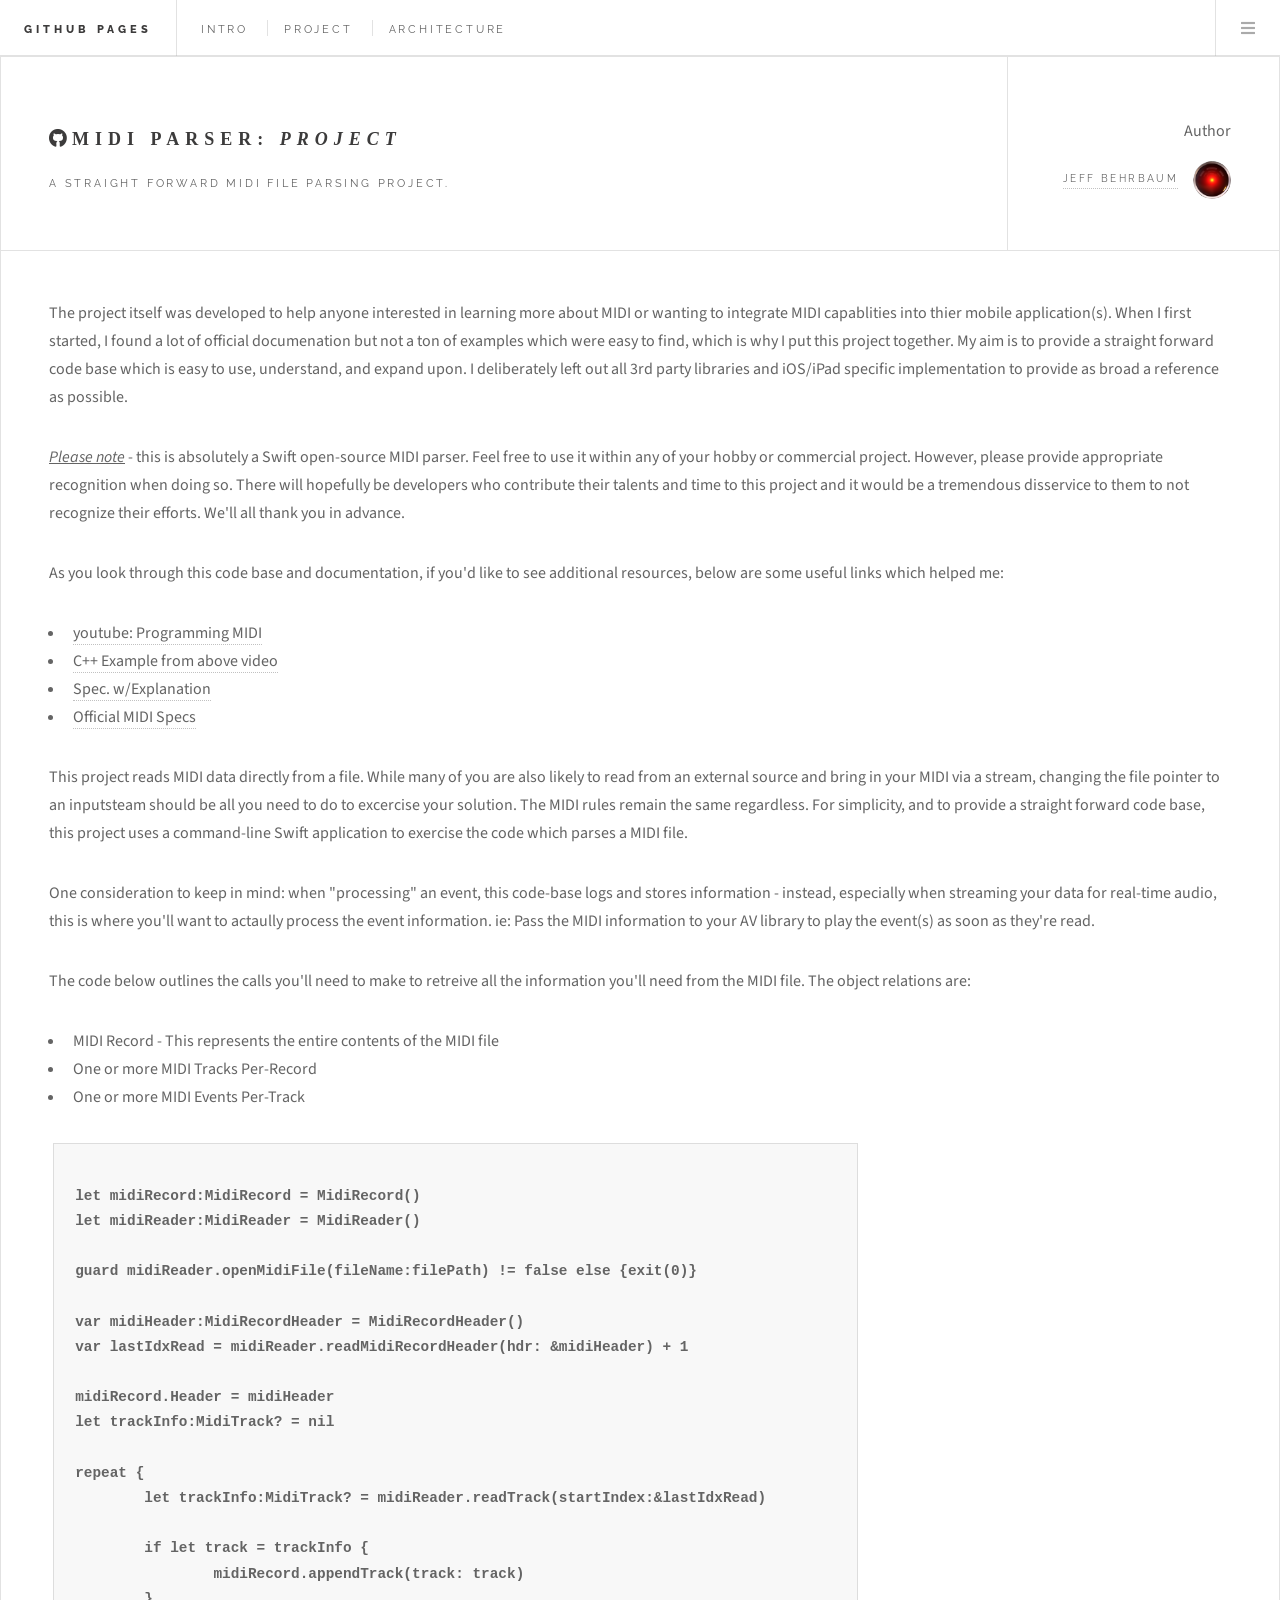
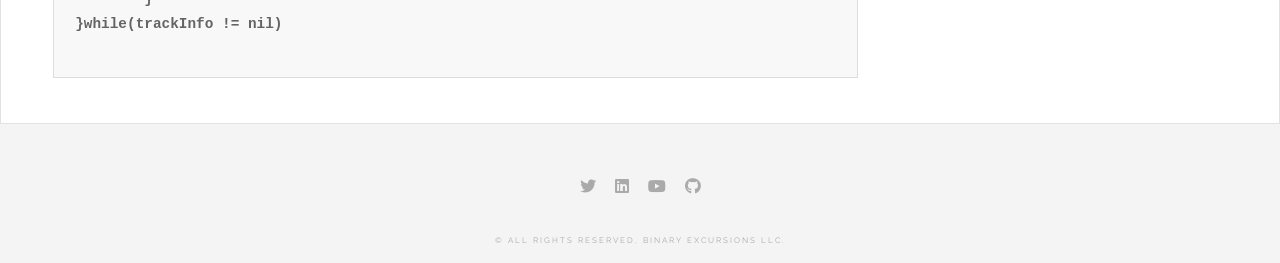
<file: project.html>
<!DOCTYPE HTML>
<!--
	Future Imperfect by Pixelarity
	pixelarity.com | hello@pixelarity.com
	License: pixelarity.com/license
-->
<html>
	<head>
		<title>MIDI Parser</title>
		<meta charset="utf-8" />
		<meta name="viewport" content="width=device-width, initial-scale=1, user-scalable=no" />
		<link rel="stylesheet" href="assets/css/main.css" />
	</head>

	<body class="single is-preload">

		<!-- Wrapper -->
				<!-- Header -->
					<header id="header">
						<h1><a href="https://binaryexcursions.github.io/">Github Pages</a></h1>
						<nav class="links">
							<ul>
								<li><a href="index.html">Intro</a></li>
								<li><a href="#">Project</a></li>
								<li><a href="architecture.html">Architecture</a></li>
								<!-- <li><a href="#">Tempus</a></li>
								<li><a href="#">Adipiscing</a></li> -->
							</ul>
						</nav>
						<nav class="main">
							<ul>
								<!-- <li class="search">
									<a class="fa-search" href="#search">Search</a>
									<form id="search" method="get" action="#">
										<input type="text" name="query" placeholder="Search" />
									</form>
								</li> -->
								<li class="menu">
									<a class="fa-bars" href="#menu">Menu</a>
								</li>
							</ul>
						</nav>
					</header>

				<!-- Menu -->
					<section id="menu">
						<!-- Links -->
						<section>
							<ul class="links">
								<li>
									<a href="https://binxcrs.com/" target="_blank">
										<h3>Binary Excursions</h3>
										<p>Organization Home Page</p>
									</a>
								</li>
								<li>
									<a href="https://binaryexcursions.github.io/MidiParserKotlin/">
										<h3>Kotlin MIDI Parser</h3>
										<p>Developed for the Android platform</p>
									</a>
								</li>
								<li>
									<a href="https://binaryexcursions.github.io/MidiParserTypeScript/">
										<h3>TypeScript MIDI Parser</h3>
										<p>Developed for use with web frameworks</p>
									</a>
								</li>
								<li>
									<a href="https://mobile-strategy.blogspot.com/" target="_blank">
										<h3>Mobile Blog Post</h3>
										<p>Articles for business mobile strategy</p>
									</a>
								</li>
							</ul>
						</section>
					</section>

				<!-- Main -->
					<div id="main">

						<!-- Post -->
							<article class="post">
								<header>
									<div class="title">
										<h2><a href="https://github.com/BinaryExcursions/MidiParserSwift" target="_blank" class="fab fa-github" style="font-size: large;">MIDI Parser: <i>Project</i></a></h2>
										<p>A straight forward MIDI file parsing project.</p>
									</div>
									<div class="meta">
										<div class="name">Author</div>
										<a href="https://github.com/binexc" target="_blank" class="author"><span class="name">Jeff Behrbaum</span><img src="images/Hal9000Small.png" alt="" /></a>
									</div>
								</header>

								<p>
									The project itself was developed to help anyone interested in learning more about MIDI or wanting to integrate MIDI capablities into thier mobile application(s).
									When I first started, I found a lot of official documenation but not a ton of examples which were easy to find, which is why I put this project together. My aim 
									is to provide a straight forward code base which is easy to use, understand, and expand upon. I deliberately left out all 3rd party libraries and iOS/iPad specific
									implementation to provide as broad a reference as possible. 
								</p>

								<p><u><i>Please note</i></u> - this is absolutely a Swift open-source MIDI parser. Feel free to use it within any of your hobby or commercial project. However, please 
									provide appropriate recognition when doing so. There will hopefully be developers who contribute their talents and time to this project and it would be a tremendous 
									disservice to them to not recognize their efforts. We'll all thank you in advance.
								</p>

								<p>As you look through this code base and documentation, if you'd like to see additional resources, below are some useful links which helped me:</p>

								<ul>
									<li><a href="https://youtu.be/040BKtnDdg0" target="_blank">youtube: Programming MIDI</a></li>
									<li><a href="https://github.com/binexc/olcPixelGameEngine/blob/master/Videos/OneLoneCoder_PGE_MIDI.cpp" target="_blank">C++ Example from above video</a></li>
									<li><a href="https://midimusic.github.io/tech/midispec.html" target="_blank">Spec. w/Explanation</a></li>
									<li><a href="https://midi.org/" target="_blank">Official MIDI Specs</a></li>
								</ul>
									
								<!-- <span class="image featured"><img src="images/tracks@2x.jpg" alt="game board" /></span> -->

								<p> 
									This project reads MIDI data directly from a file. While many of you are also likely to read from an external source and bring 
									in your MIDI via a stream, changing the file pointer to an inputsteam should be all you need to do to excercise your solution. The
									MIDI rules remain the same regardless. For simplicity, and to provide a straight forward code base, this project uses a command-line 
									Swift application to exercise the code which parses a MIDI file. 
								</p>

								<p>
									One consideration to keep in mind: when "processing" an event, this code-base logs and stores information - instead, especially when streaming
									your data for real-time audio, this is where you'll want to actaully process the event information. ie: Pass the MIDI information to your AV library
									to play the event(s) as soon as they're read.
								</p>
								
								<p>
									The code below outlines the calls you'll need to make to retreive all the information you'll need from the MIDI file. The object relations are:
									<ul>
										<li>MIDI Record - This represents the entire contents of the MIDI file</li>
										<li>One or more MIDI Tracks Per-Record</li>
										<li>One or more MIDI Events Per-Track</li>
									</ul>	
								</p>

								<div style="overflow: hidden;">
									<pre style="display: inline-flex;">
										<code style="font-size: 0.9rem; font-weight: 550;">
let midiRecord:MidiRecord = MidiRecord()
let midiReader:MidiReader = MidiReader()
											
guard midiReader.openMidiFile(fileName:filePath) != false else {exit(0)}
											
var midiHeader:MidiRecordHeader = MidiRecordHeader()
var lastIdxRead = midiReader.readMidiRecordHeader(hdr: &midiHeader) + 1
											
midiRecord.Header = midiHeader
let trackInfo:MidiTrack? = nil
											
repeat {
	let trackInfo:MidiTrack? = midiReader.readTrack(startIndex:&lastIdxRead)
											
	if let track = trackInfo {
		midiRecord.appendTrack(track: track)
	}
}while(trackInfo != nil)
										</code>
									</pre>
								</div>
							</article>
					</div>

				<!-- Footer -->
					<section id="footer">
						<ul class="icons">
							<li><a href="https://twitter.com/binexcr" class="icon brands fa-twitter" target="_blank"><span class="label">Twitter</span></a></li>
							<li><a href="https://www.linkedin.com/" class="icon brands fa-linkedin"><span class="label">LinkedIn</span></a></li>
							<li><a href="https://www.youtube.com" class="icon brands fa-youtube"><span class="label">YouTube</span></a></li>
							<li><a href="https://github.com/BinaryExcursions" target="_blank" class="icon brands fa-github"><span class="label">RSS</span></a></li>
							<!-- <li><a href="mailto: abc@gmail.com" class="icon solid fa-envelope"><span class="label">Email</span></a></li> -->
						</ul>
						<p class="copyright">&copy; All rights reserved, Binary Excursions LLC.</p>
					</section>

			</div>

		<!-- Scripts -->
			<script src="assets/js/jquery.min.js"></script>
			<script src="assets/js/browser.min.js"></script>
			<script src="assets/js/breakpoints.min.js"></script>
			<script src="assets/js/util.js"></script>
			<script src="assets/js/main.js"></script>
	</body>
</html>
</file>
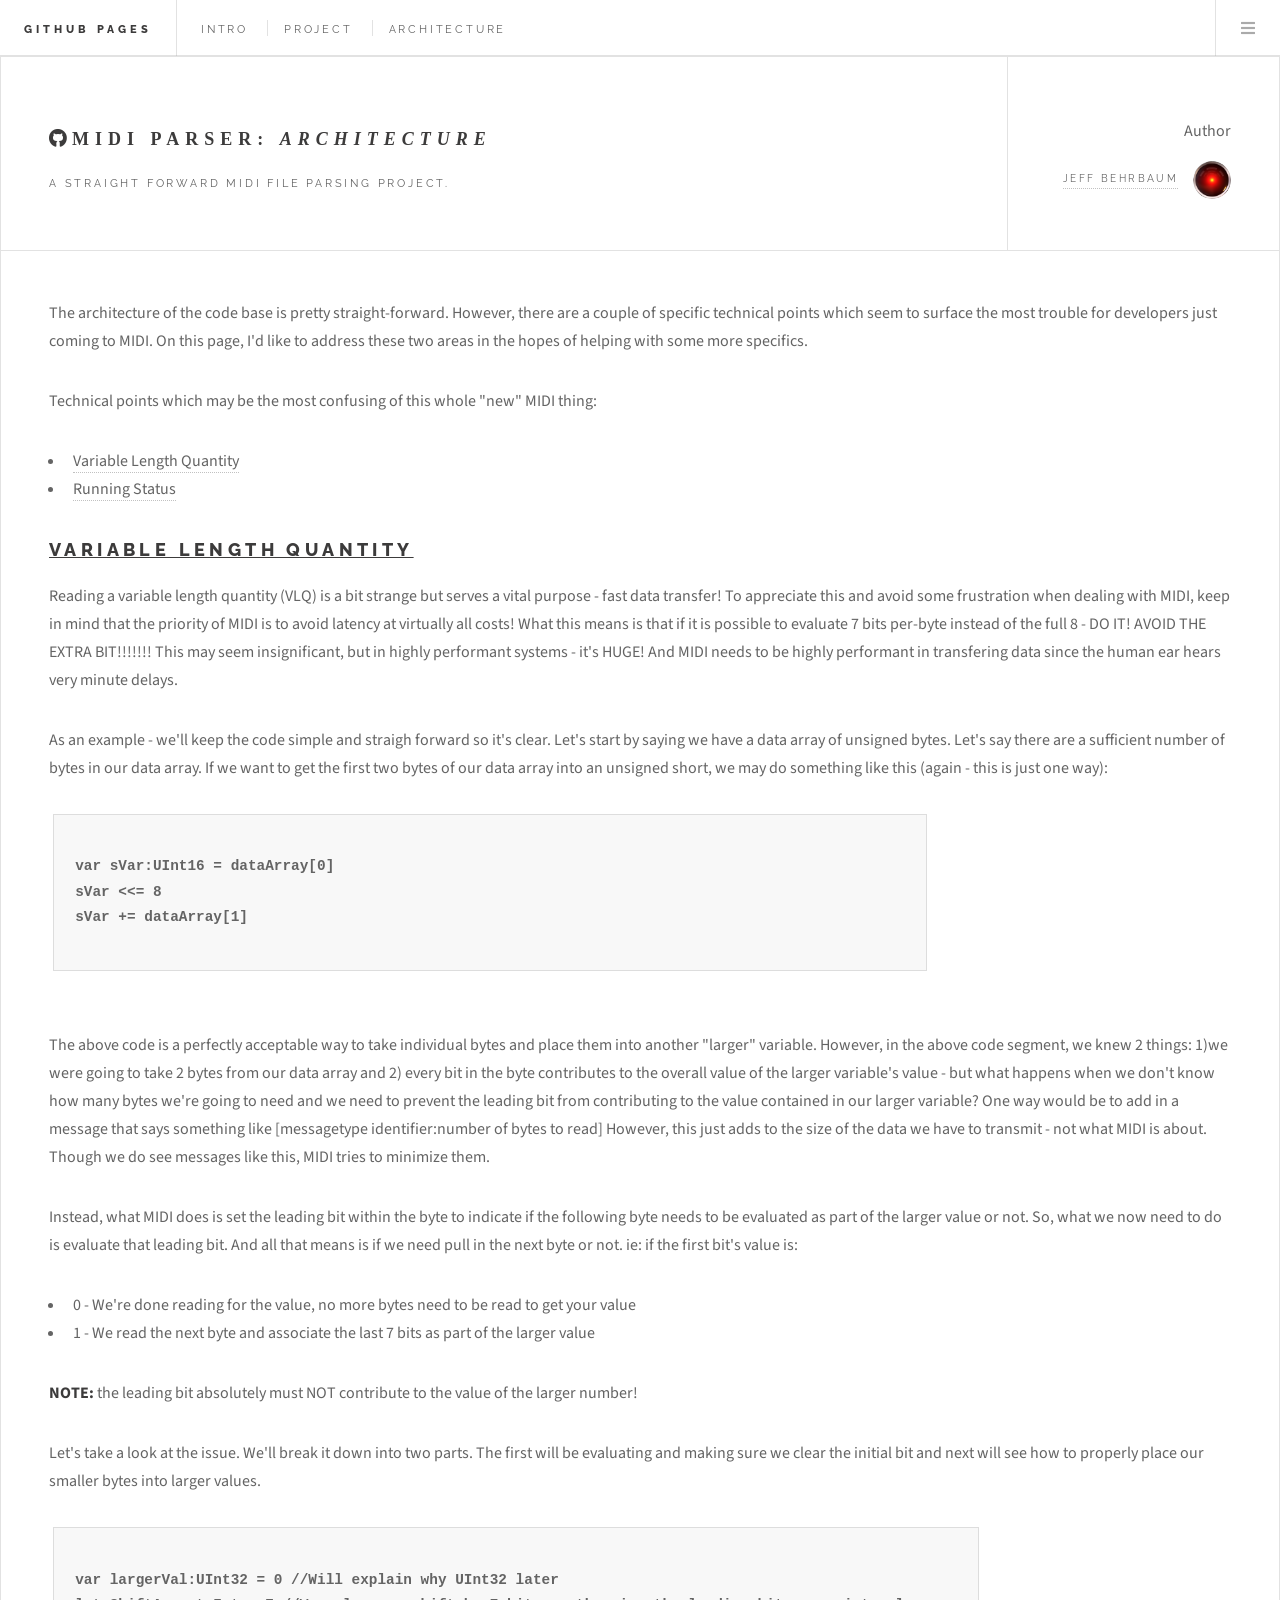
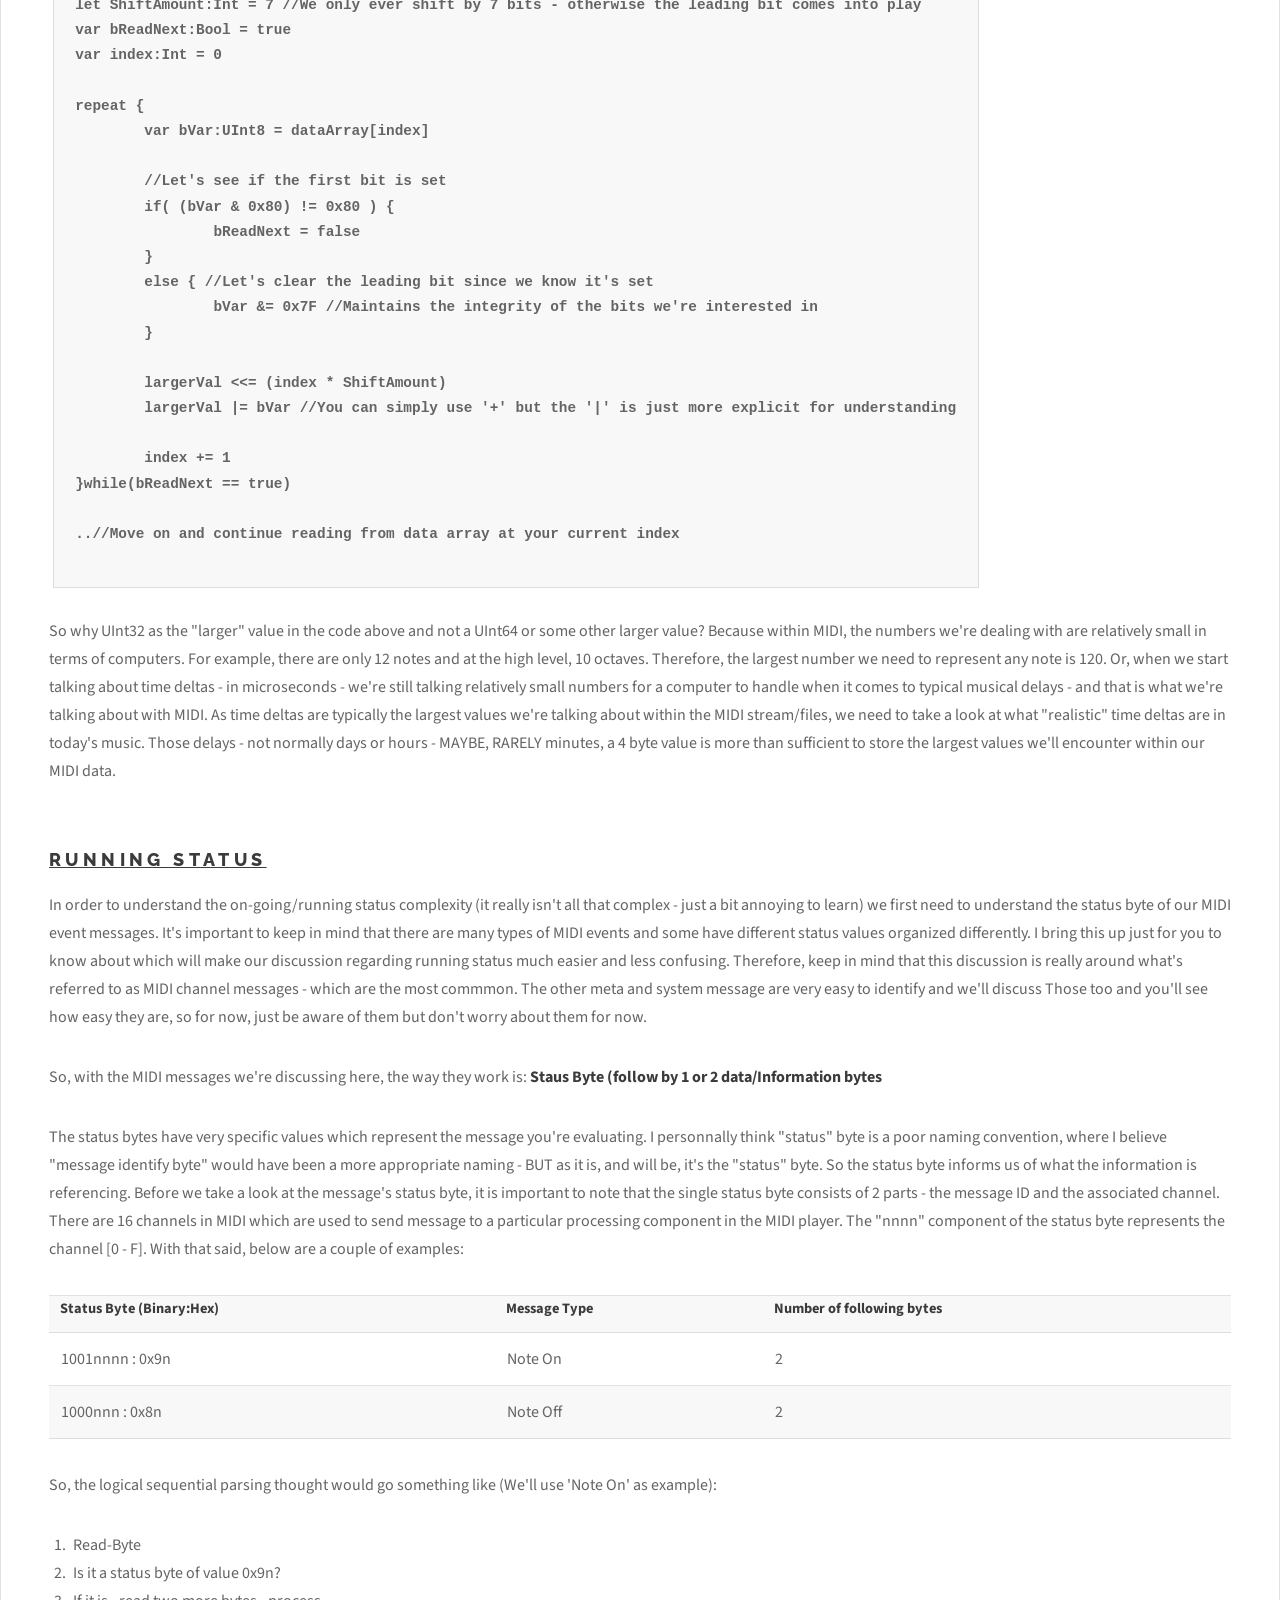
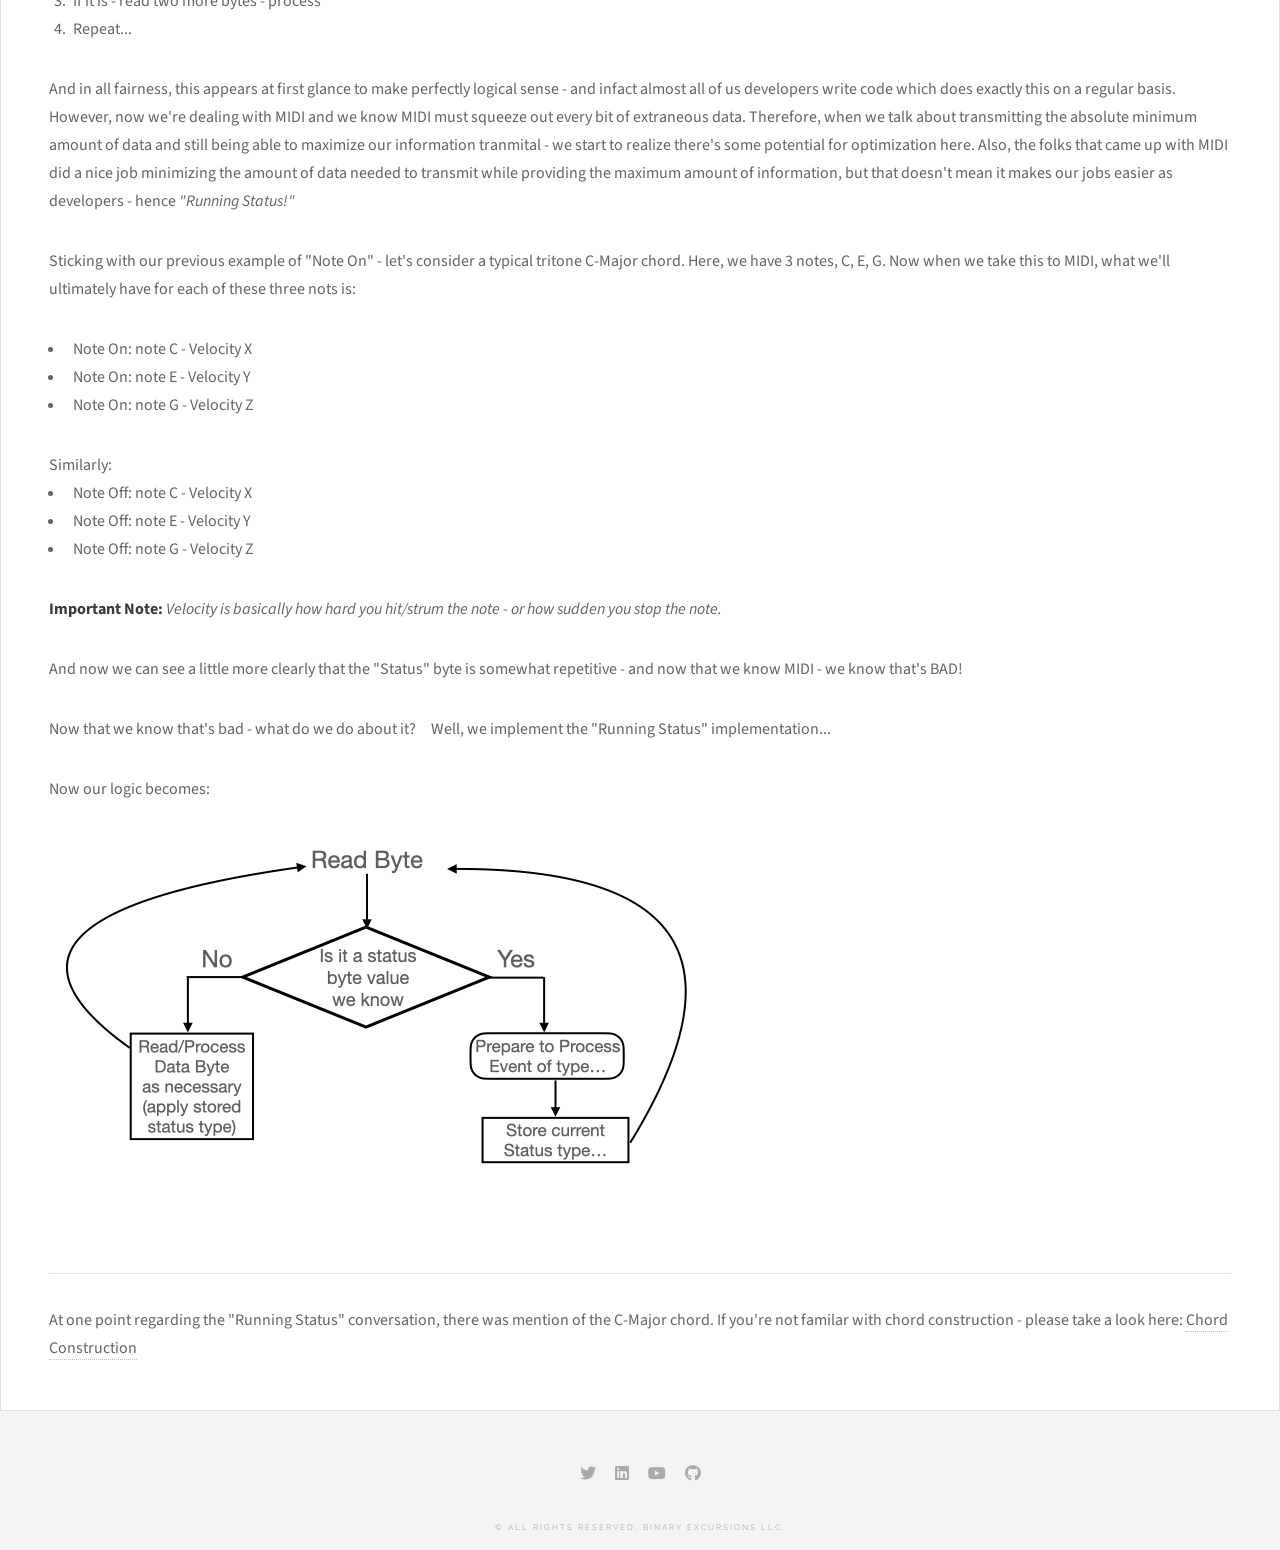
<file: MidiSwift/architecture.html>
<!DOCTYPE HTML>
<!--
	Future Imperfect by Pixelarity
	pixelarity.com | hello@pixelarity.com
	License: pixelarity.com/license
-->
<html>
	<head>
		<title>MIDI Parser</title>
		<meta charset="utf-8" />
		<meta name="viewport" content="width=device-width, initial-scale=1, user-scalable=no" />
		<link rel="stylesheet" href="assets/css/main.css" />
	</head>

	<body class="single is-preload">

		<!-- Wrapper -->
				<!-- Header -->
					<header id="header">
						<h1><a href="https://binaryexcursions.github.io/">Github Pages</a></h1>
						<nav class="links">
							<ul>
								<li><a href="index.html">Intro</a></li>
								<li><a href="project.html">Project</a></li>
								<li><a href="#">Architecture</a></li>
								<!-- <li><a href="#">Tempus</a></li>
								<li><a href="#">Adipiscing</a></li> -->
							</ul>
						</nav>
						<nav class="main">
							<ul>
								<!-- <li class="search">
									<a class="fa-search" href="#search">Search</a>
									<form id="search" method="get" action="#">
										<input type="text" name="query" placeholder="Search" />
									</form>
								</li> -->
								<li class="menu">
									<a class="fa-bars" href="#menu">Menu</a>
								</li>
							</ul>
						</nav>
					</header>

				<!-- Menu -->
					<section id="menu">
						<!-- Links -->
						<section>
							<ul class="links">
								<li>
									<a href="https://binxcrs.com/">
										<h3>Binary Excursions</h3>
										<p>Organization Home Page</p>
									</a>
								</li>
								<li>
									<a href="https://binaryexcursions.github.io/MidiParserKotlin/">
										<h3>Kotlin MIDI Parser</h3>
										<p>Developed for the Android platform</p>
									</a>
								</li>
								<li>
									<a href="https://binaryexcursions.github.io/MidiParserTypeScript/">
										<h3>TypeScript MIDI Parser</h3>
										<p>Developed for use with web frameworks</p>
									</a>
								</li>
								<li>
									<a href="https://mobile-strategy.blogspot.com/">
										<h3>Mobile Blog Post</h3>
										<p>Articles for business mobile strategy</p>
									</a>
								</li>
							</ul>
					</section>
					</section>

				<!-- Main -->
					<div id="main">

						<!-- Post -->
							<article class="post">
								<header>
									<div class="title">
										<h2><a href="https://github.com/BinaryExcursions/MidiParserSwift" target="_blank" class="fab fa-github" style="font-size: large;">MIDI Parser: <i>Architecture</i></a></h2>
										<p>A straight forward MIDI file parsing project.</p>
									</div>
									<div class="meta">
										<div class="name">Author</div>
										<a href="https://github.com/binexc" target="_blank" class="author"><span class="name">Jeff Behrbaum</span><img src="images/Hal9000Small.png" alt="" /></a>
									</div>
								</header>
								<p>
									The architecture of the code base is pretty straight-forward. However, there are a couple of specific technical points which seem to surface 
									the most trouble for developers just coming to MIDI.  On this page, I'd like to address these two areas in the hopes of helping with some more 
									specifics.
								</p>
								<p>Technical points which may be the most confusing of this whole "new" MIDI thing:</p>
								<ul>
									<li> <a href="#vlq">Variable Length Quantity</a></li>
									<li><a href="#runstat">Running Status</a></li>
								</ul>

								<a name="vlq"></a>
								<article>
									<h2><u>Variable Length Quantity</u></h2>
									<p>
										Reading a variable length quantity (VLQ) is a bit strange  but serves a vital purpose - fast data transfer! 
										To appreciate this and avoid some frustration when dealing with MIDI, keep in mind that the priority of MIDI 
										is to avoid latency at virtually all costs! What this means is that if it is possible to evaluate 7 bits 
										per-byte instead of the full 8 - DO IT! AVOID THE EXTRA BIT!!!!!!! This may seem insignificant, but in highly 
										performant systems - it's HUGE! And MIDI needs to be highly performant in transfering data since the human ear 
										hears very minute delays.
									</p>
									<p>
										As an example - we'll keep the code simple and straigh forward so it's clear.  Let's start by saying we have a data array of unsigned bytes.
										Let's say there are a sufficient number of bytes in our data array. If we want to get the first two bytes of our data array into an unsigned 
										short, we may do something like this (again - this is just one way):
										<div style="overflow: hidden;">
											<pre style="display: inline-flex;">
												<code style="font-size: 0.9rem; font-weight: 550;">
var sVar:UInt16 = dataArray[0]
sVar <<= 8
sVar += dataArray[1]
												</code>
											</pre>
										</div>
									</p>
									<p>
										The above code is a perfectly acceptable way to take individual bytes and place them into another "larger" variable.  
										However, in the above code segment, we knew 2 things: 1)we were going to take 2 bytes from our data array and 2) every 
										bit in the byte contributes to the overall value of the larger variable's value - but what happens when we don't know how 
										many bytes we're going to need and we need to prevent the leading bit from contributing to the value contained in our 
										larger variable? One way would be to add in a message that says something like [messagetype identifier:number of bytes to read]  
										However, this just adds to the size of the data we have to transmit - not what MIDI is about. Though we do see messages like 
										this, MIDI tries to minimize them.
									</p>

									<p>
										Instead, what MIDI does is set the leading bit within the byte to indicate if the following byte needs to be evaluated as part of the larger value or not.
										So, what we now need to do is evaluate that leading bit. And all that means is if we need pull in the next byte or not. ie: if the first bit's value is:
										<ul>
											<li>0 - We're done reading for the value, no more bytes need to be read to get your value</li>
											<li>1 - We read the next byte and associate the last 7 bits as part of the larger value</li>
										</ul>
										
										<strong>NOTE:</strong> the leading bit absolutely must NOT contribute to the value of the larger number! 
									</p>

									<p>
										Let's take a look at the issue. We'll break it down into two parts. The first will be evaluating and making sure we clear the initial bit and 
										next will see how to properly place our smaller bytes into larger values.
									</p>

									<div style="overflow: hidden;">
										<pre style="display: inline-flex;">
											<code style="font-size: 0.9rem; font-weight: 550;">
var largerVal:UInt32 = 0 //Will explain why UInt32 later
let ShiftAmount:Int = 7 //We only ever shift by 7 bits - otherwise the leading bit comes into play
var bReadNext:Bool = true
var index:Int = 0

repeat {
	var bVar:UInt8 = dataArray[index]
	
	//Let's see if the first bit is set
	if( (bVar & 0x80) != 0x80 ) {
		bReadNext = false
	}
	else { //Let's clear the leading bit since we know it's set 
		bVar &= 0x7F //Maintains the integrity of the bits we're interested in
	}

	largerVal <<= (index * ShiftAmount)
	largerVal |= bVar //You can simply use '+' but the '|' is just more explicit for understanding

	index += 1
}while(bReadNext == true)

..//Move on and continue reading from data array at your current index
											</code>
										</pre>
									</div>
								
									<p>
										So why UInt32 as the "larger" value in the code above and not a UInt64 or some other larger value?  
										Because within MIDI, the numbers we're dealing with are relatively small in terms of computers. 
										For example, there are only 12 notes and at the high level, 10 octaves. Therefore, the largest number we need to represent any note is 120.
										Or, when we start talking about time deltas - in microseconds - we're still talking relatively small numbers for a computer to handle when 
										it comes to typical musical delays - and that is what we're talking about with MIDI. As time deltas are typically the largest values we're
										talking about within the MIDI stream/files, we need to take a look at what "realistic" time deltas are in today's music. Those delays - not normally
										days or hours - MAYBE, RARELY minutes, a 4 byte value is more than sufficient to store the largest values we'll encounter within our MIDI data.
									</p>
								</article>

								<a name="runstat"></a>
								<article>
									<br/>
									<h2><u>Running Status</u></h2>
									<p>
										In order to understand the on-going/running status complexity (it really isn't all that complex - just a bit annoying to learn) we first need to understand the 
										status byte of our MIDI event messages. It's important to keep in mind that there are many types of MIDI events and some have different status 
										values organized differently. I bring this up just for you to know about which will make our discussion regarding running status much easier 
										and less confusing. Therefore, keep in mind that this discussion is really around what's referred to as MIDI channel messages - which are the 
										most commmon.  The other meta and system message are very easy to identify and we'll discuss Those too and you'll see how easy they are, so for 
										now, just be aware of them but don't worry about them for now.
									</p>

									<p>So, with the MIDI messages we're discussing here, the way they work is: <strong>Staus Byte (follow by 1 or 2 data/Information bytes</strong></p>

									<p>
										The status bytes have very specific values which represent the message you're evaluating. I personnally think "status" byte is a poor naming convention,
										where I believe "message identify byte" would have been a more appropriate naming - BUT as it is, and will be, it's the "status" byte. So the status byte 
										informs us of what the information is referencing. Before we take a look at the message's status byte, it is important to note that the single status byte
										consists of 2 parts - the message ID and the associated channel. There are 16 channels in MIDI which are used to send message to a particular processing 
										component in the MIDI player. The "nnnn" component of the status byte represents the channel [0 - F]. With that said, below are a couple of examples:
									</p>

									<table>
										<tr>
										  <th>Status Byte (Binary:Hex)</th>
										  <th>Message Type</th>
										  <th>Number of following bytes</th>
										</tr>
										<tr>
										  <td>1001nnnn : 0x9n </td>
										  <td>Note On</td>
										  <td>2</td>
										</tr>
										<tr>
										  <td>1000nnn : 0x8n</td>
										  <td>Note Off</td>
										  <td>2</td>
										</tr>
									 </table>

									 <p>
										 So, the logical sequential parsing thought would go something like (We'll use 'Note On' as example):
										 <ol>
											 <li>Read-Byte</li>
											 <li>Is it a status byte of value 0x9n?</li>
											 <li>If it is - read two more bytes - process</li>
											 <li>Repeat...</li>
										 </ol>

										 And in all fairness, this appears at first glance to make perfectly logical sense - and infact almost all of us developers write code which 
										 does exactly this on a regular basis. However, now we're dealing with MIDI and we know MIDI must squeeze out every bit of extraneous data. 
										 Therefore, when we talk about transmitting the absolute minimum amount of data and still being able to maximize our information tranmital - we 
										 start to realize there's some potential for optimization here.  Also, the folks that came up with MIDI did a nice job minimizing the amount of 
										 data needed to transmit while providing the maximum amount of information, but that doesn't mean it makes our jobs easier as 
										 developers - hence <i>"Running Status!"</i>
									 </p>

									 <p>
										Sticking with our previous example of "Note On" - let's consider a typical tritone C-Major chord. Here, we have 3 notes, C, E, G. Now when we 
										take this to MIDI, what we'll ultimately have for each of these three nots is:
										
										<ul>
											<li>Note On: note C - Velocity X</li>
											<li>Note On: note E - Velocity Y</li>
											<li>Note On: note G - Velocity Z</li>
										</ul>

										Similarly:

										<ul>
											<li>Note Off: note C - Velocity X</li>
											<li>Note Off: note E - Velocity Y</li>
											<li>Note Off: note G - Velocity Z</li>
										</ul>

										<strong>Important Note:</strong> <i>Velocity is basically how hard you hit/strum the note - or how sudden you stop the note.</i>

										<p></p>
										<p>
											And now we can see a little more clearly that the "Status" byte is somewhat repetitive - and now that we know MIDI - we know that's BAD!
										</p>

										<p>
											Now that we know that's bad - what do we do about it? &nbsp &nbsp Well, we implement the "Running Status" implementation...
										</p>

										<p>
											Now our logic becomes:
										</p>

										<img src="images/RunningStatusLogi.png" alt="Running Status Logic" />
									 </p>

								</article>

								<!-- <span class="image featured"><img src="images/tracks@2x.jpg" alt="game board" /></span> -->
								<br/>
								<hr/>
								<p>At one point regarding the "Running Status" conversation, there was mention of the C-Major chord. If you're not familar with chord construction - please take a look here: <a href="https://www.musicgateway.com/blog/how-to/chord-music-theory" target="_blank">Chord Construction</a> </p>
							</article>
					</div>

				<!-- Footer -->
					<section id="footer">
						<ul class="icons">
							<li><a href="https://twitter.com/binexcr" class="icon brands fa-twitter" target="_blank"><span class="label">Twitter</span></a></li>
							<li><a href="https://www.linkedin.com/" class="icon brands fa-linkedin"><span class="label">LinkedIn</span></a></li>
							<li><a href="https://www.youtube.com" class="icon brands fa-youtube"><span class="label">YouTube</span></a></li>
							<li><a href="https://github.com/BinaryExcursions" target="_blank" class="icon brands fa-github"><span class="label">RSS</span></a></li>
							<!-- <li><a href="mailto: abc@gmail.com" class="icon solid fa-envelope"><span class="label">Email</span></a></li> -->
						</ul>
						<p class="copyright">&copy; All rights reserved, Binary Excursions LLC.</p>
					</section>
			</div>

		<!-- Scripts -->
			<script src="assets/js/jquery.min.js"></script>
			<script src="assets/js/browser.min.js"></script>
			<script src="assets/js/breakpoints.min.js"></script>
			<script src="assets/js/util.js"></script>
			<script src="assets/js/main.js"></script>
	</body>
</html>
</file>
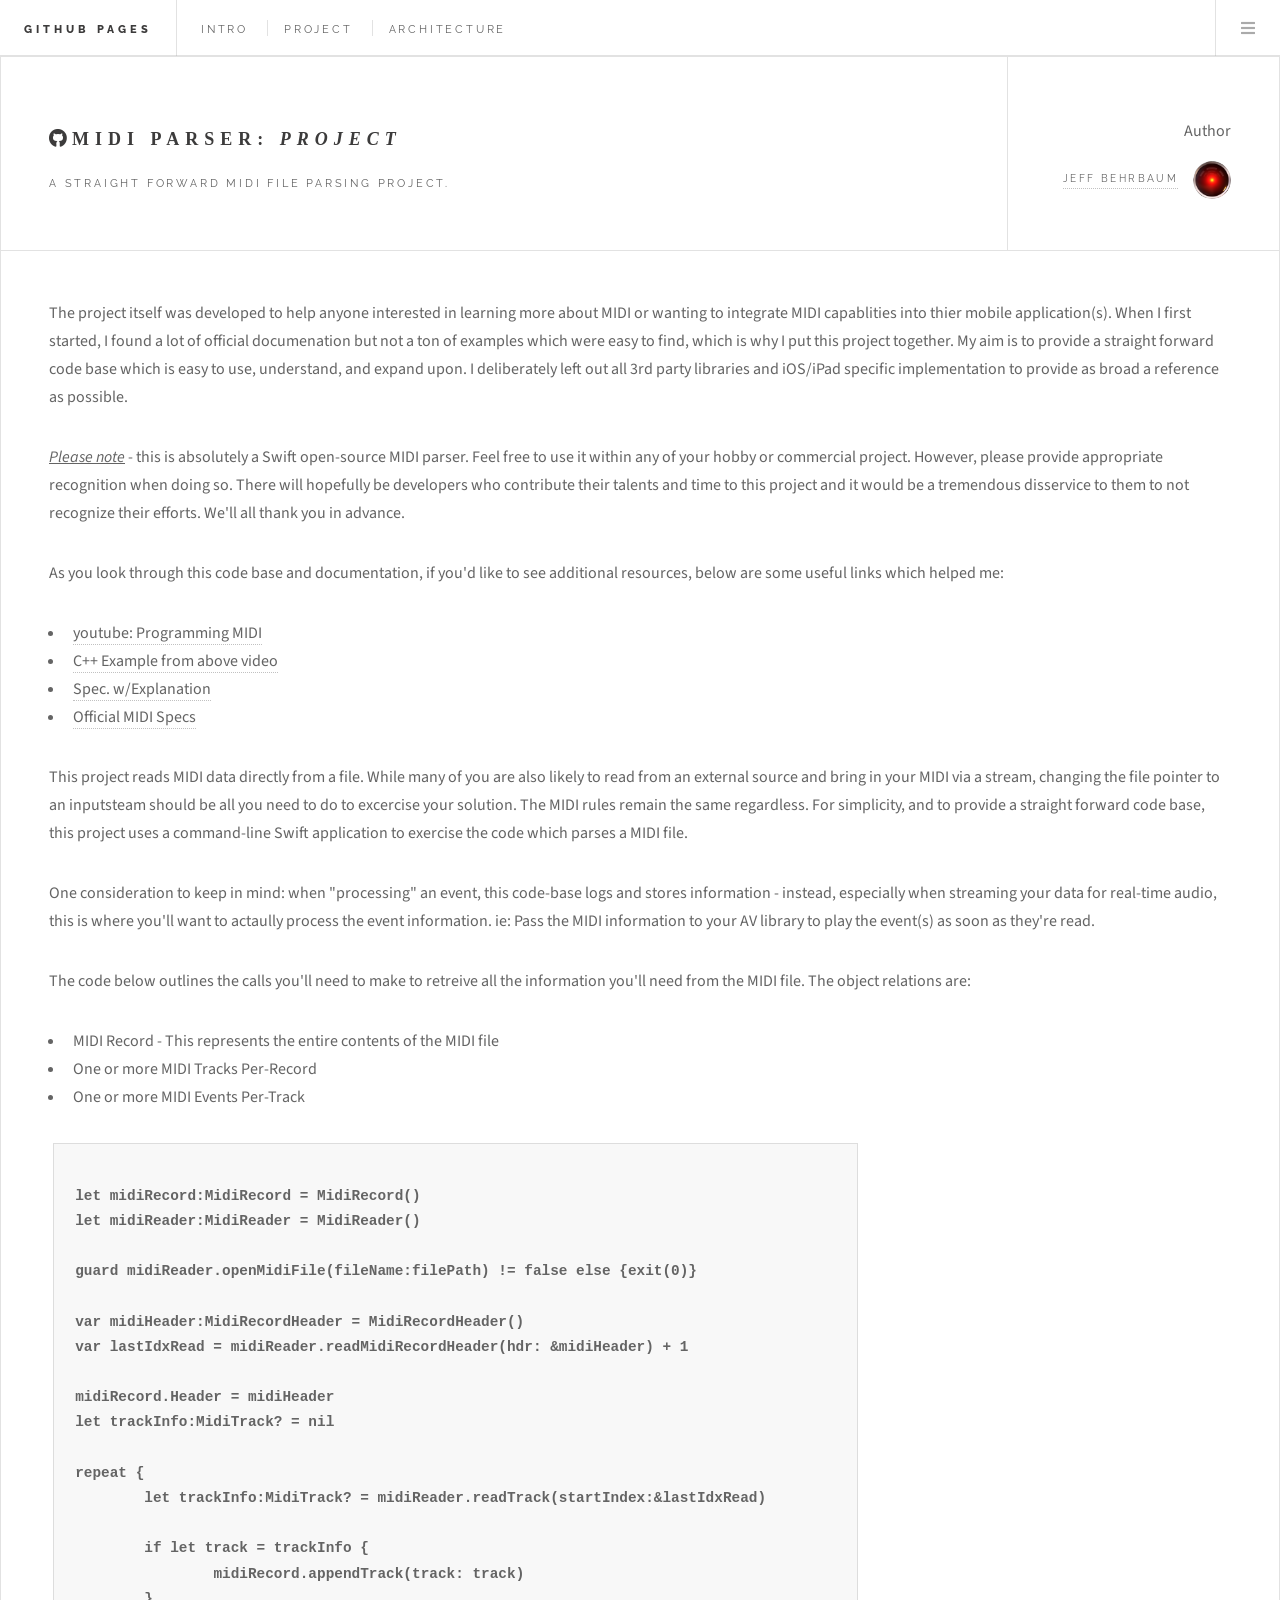
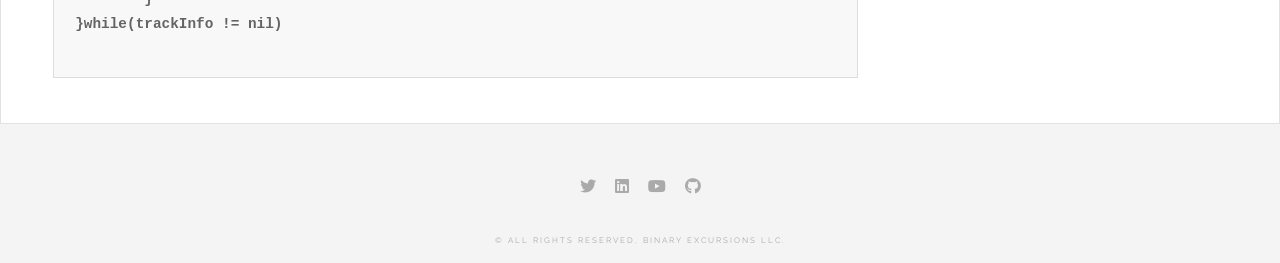
<file: MidiSwift/project.html>
<!DOCTYPE HTML>
<!--
	Future Imperfect by Pixelarity
	pixelarity.com | hello@pixelarity.com
	License: pixelarity.com/license
-->
<html>
	<head>
		<title>MIDI Parser</title>
		<meta charset="utf-8" />
		<meta name="viewport" content="width=device-width, initial-scale=1, user-scalable=no" />
		<link rel="stylesheet" href="assets/css/main.css" />
	</head>

	<body class="single is-preload">

		<!-- Wrapper -->
				<!-- Header -->
					<header id="header">
						<h1><a href="https://binaryexcursions.github.io/">Github Pages</a></h1>
						<nav class="links">
							<ul>
								<li><a href="index.html">Intro</a></li>
								<li><a href="#">Project</a></li>
								<li><a href="architecture.html">Architecture</a></li>
								<!-- <li><a href="#">Tempus</a></li>
								<li><a href="#">Adipiscing</a></li> -->
							</ul>
						</nav>
						<nav class="main">
							<ul>
								<!-- <li class="search">
									<a class="fa-search" href="#search">Search</a>
									<form id="search" method="get" action="#">
										<input type="text" name="query" placeholder="Search" />
									</form>
								</li> -->
								<li class="menu">
									<a class="fa-bars" href="#menu">Menu</a>
								</li>
							</ul>
						</nav>
					</header>

				<!-- Menu -->
					<section id="menu">
						<!-- Links -->
						<section>
							<ul class="links">
								<li>
									<a href="https://binxcrs.com/">
										<h3>Binary Excursions</h3>
										<p>Organization Home Page</p>
									</a>
								</li>
								<li>
									<a href="https://binaryexcursions.github.io/MidiParserKotlin/">
										<h3>Kotlin MIDI Parser</h3>
										<p>Developed for the Android platform</p>
									</a>
								</li>
								<li>
									<a href="https://binaryexcursions.github.io/MidiParserTypeScript/">
										<h3>TypeScript MIDI Parser</h3>
										<p>Developed for use with web frameworks</p>
									</a>
								</li>
								<li>
									<a href="https://mobile-strategy.blogspot.com/">
										<h3>Mobile Blog Post</h3>
										<p>Articles for business mobile strategy</p>
									</a>
								</li>
							</ul>
						</section>
					</section>

				<!-- Main -->
					<div id="main">

						<!-- Post -->
							<article class="post">
								<header>
									<div class="title">
										<h2><a href="https://github.com/BinaryExcursions/MidiParserSwift" target="_blank" class="fab fa-github" style="font-size: large;">MIDI Parser: <i>Project</i></a></h2>
										<p>A straight forward MIDI file parsing project.</p>
									</div>
									<div class="meta">
										<div class="name">Author</div>
										<a href="https://github.com/binexc" target="_blank" class="author"><span class="name">Jeff Behrbaum</span><img src="images/Hal9000Small.png" alt="" /></a>
									</div>
								</header>

								<p>
									The project itself was developed to help anyone interested in learning more about MIDI or wanting to integrate MIDI capablities into thier mobile application(s).
									When I first started, I found a lot of official documenation but not a ton of examples which were easy to find, which is why I put this project together. My aim 
									is to provide a straight forward code base which is easy to use, understand, and expand upon. I deliberately left out all 3rd party libraries and iOS/iPad specific
									implementation to provide as broad a reference as possible. 
								</p>

								<p><u><i>Please note</i></u> - this is absolutely a Swift open-source MIDI parser. Feel free to use it within any of your hobby or commercial project. However, please 
									provide appropriate recognition when doing so. There will hopefully be developers who contribute their talents and time to this project and it would be a tremendous 
									disservice to them to not recognize their efforts. We'll all thank you in advance.
								</p>

								<p>As you look through this code base and documentation, if you'd like to see additional resources, below are some useful links which helped me:</p>

								<ul>
									<li><a href="https://youtu.be/040BKtnDdg0" target="_blank">youtube: Programming MIDI</a></li>
									<li><a href="https://github.com/binexc/olcPixelGameEngine/blob/master/Videos/OneLoneCoder_PGE_MIDI.cpp" target="_blank">C++ Example from above video</a></li>
									<li><a href="https://midimusic.github.io/tech/midispec.html" target="_blank">Spec. w/Explanation</a></li>
									<li><a href="https://midi.org/" target="_blank">Official MIDI Specs</a></li>
								</ul>
									
								<!-- <span class="image featured"><img src="images/tracks@2x.jpg" alt="game board" /></span> -->

								<p> 
									This project reads MIDI data directly from a file. While many of you are also likely to read from an external source and bring 
									in your MIDI via a stream, changing the file pointer to an inputsteam should be all you need to do to excercise your solution. The
									MIDI rules remain the same regardless. For simplicity, and to provide a straight forward code base, this project uses a command-line 
									Swift application to exercise the code which parses a MIDI file. 
								</p>

								<p>
									One consideration to keep in mind: when "processing" an event, this code-base logs and stores information - instead, especially when streaming
									your data for real-time audio, this is where you'll want to actaully process the event information. ie: Pass the MIDI information to your AV library
									to play the event(s) as soon as they're read.
								</p>
								
								<p>
									The code below outlines the calls you'll need to make to retreive all the information you'll need from the MIDI file. The object relations are:
									<ul>
										<li>MIDI Record - This represents the entire contents of the MIDI file</li>
										<li>One or more MIDI Tracks Per-Record</li>
										<li>One or more MIDI Events Per-Track</li>
									</ul>	
								</p>

								<div style="overflow: hidden;">
									<pre style="display: inline-flex;">
										<code style="font-size: 0.9rem; font-weight: 550;">
let midiRecord:MidiRecord = MidiRecord()
let midiReader:MidiReader = MidiReader()
											
guard midiReader.openMidiFile(fileName:filePath) != false else {exit(0)}
											
var midiHeader:MidiRecordHeader = MidiRecordHeader()
var lastIdxRead = midiReader.readMidiRecordHeader(hdr: &midiHeader) + 1
											
midiRecord.Header = midiHeader
let trackInfo:MidiTrack? = nil
											
repeat {
	let trackInfo:MidiTrack? = midiReader.readTrack(startIndex:&lastIdxRead)
											
	if let track = trackInfo {
		midiRecord.appendTrack(track: track)
	}
}while(trackInfo != nil)
										</code>
									</pre>
								</div>
							</article>
					</div>

				<!-- Footer -->
					<section id="footer">
						<ul class="icons">
							<li><a href="https://twitter.com/binexcr" class="icon brands fa-twitter" target="_blank"><span class="label">Twitter</span></a></li>
							<li><a href="https://www.linkedin.com/" class="icon brands fa-linkedin"><span class="label">LinkedIn</span></a></li>
							<li><a href="https://www.youtube.com" class="icon brands fa-youtube"><span class="label">YouTube</span></a></li>
							<li><a href="https://github.com/BinaryExcursions" target="_blank" class="icon brands fa-github"><span class="label">RSS</span></a></li>
							<!-- <li><a href="mailto: abc@gmail.com" class="icon solid fa-envelope"><span class="label">Email</span></a></li> -->
						</ul>
						<p class="copyright">&copy; All rights reserved, Binary Excursions LLC.</p>
					</section>

			</div>

		<!-- Scripts -->
			<script src="assets/js/jquery.min.js"></script>
			<script src="assets/js/browser.min.js"></script>
			<script src="assets/js/breakpoints.min.js"></script>
			<script src="assets/js/util.js"></script>
			<script src="assets/js/main.js"></script>
	</body>
</html>
</file>
<file: assets/css/main.css>
@import url(fontawesome-all.min.css);
@import url("https://fonts.googleapis.com/css?family=Source+Sans+Pro:400,700|Raleway:400,800,900");

/*
	Future Imperfect by Pixelarity
	pixelarity.com | hello@pixelarity.com
	License: pixelarity.com/license
*/

html, body, div, span, applet, object,
iframe, h1, h2, h3, h4, h5, h6, p, blockquote,
pre, a, abbr, acronym, address, big, cite,
code, del, dfn, em, img, ins, kbd, q, s, samp,
small, strike, strong, sub, sup, tt, var, b,
u, i, center, dl, dt, dd, ol, ul, li, fieldset,
form, label, legend, table, caption, tbody,
tfoot, thead, tr, th, td, article, aside,
canvas, details, embed, figure, figcaption,
footer, header, hgroup, menu, nav, output, ruby,
section, summary, time, mark, audio, video {
	margin: 0;
	padding: 0;
	border: 0;
	font-size: 100%;
	font: inherit;
	vertical-align: baseline;}

article, aside, details, figcaption, figure,
footer, header, hgroup, menu, nav, section {
	display: block;}

body {
	line-height: 1;
}

ol, ul {
	list-style: none;
}

blockquote, q {
	quotes: none;
}

	blockquote:before, blockquote:after, q:before, q:after {
		content: '';
		content: none;
	}

table {
	border-collapse: collapse;
	border-spacing: 0;
}

body {
	-webkit-text-size-adjust: none;
}

mark {
	background-color: transparent;
	color: inherit;
}

input::-moz-focus-inner {
	border: 0;
	padding: 0;
}

input, select, textarea {
	-moz-appearance: none;
	-webkit-appearance: none;
	-ms-appearance: none;
	appearance: none;
}

/* Basic */

	@-ms-viewport {
		width: device-width;
	}

	body {
		-ms-overflow-style: scrollbar;
	}

	@media screen and (max-width: 480px) {

		html, body {
			min-width: 320px;
		}

	}

	html {
		box-sizing: border-box;
	}

	*, *:before, *:after {
		box-sizing: inherit;
	}

	body {
		background: #f4f4f4;
	}

		body.is-preload *, body.is-preload *:before, body.is-preload *:after {
			-moz-animation: none !important;
			-webkit-animation: none !important;
			-ms-animation: none !important;
			animation: none !important;
			-moz-transition: none !important;
			-webkit-transition: none !important;
			-ms-transition: none !important;
			transition: none !important;
		}

/* Type */

	body, input, select, textarea {
		color: #646464;
		font-family: "Source Sans Pro", Helvetica, sans-serif;
		font-size: 14pt;
		font-weight: 400;
		line-height: 1.75;
	}

		@media screen and (max-width: 1680px) {

			body, input, select, textarea {
				font-size: 12pt;
			}

		}

		@media screen and (max-width: 1280px) {

			body, input, select, textarea {
				font-size: 12pt;
			}

		}

		@media screen and (max-width: 980px) {

			body, input, select, textarea {
				font-size: 12pt;
			}

		}

		@media screen and (max-width: 736px) {

			body, input, select, textarea {
				font-size: 12pt;
			}

		}

		@media screen and (max-width: 480px) {

			body, input, select, textarea {
				font-size: 12pt;
			}

		}

	a {
		-moz-transition: color 0.2s ease, border-bottom-color 0.2s ease;
		-webkit-transition: color 0.2s ease, border-bottom-color 0.2s ease;
		-ms-transition: color 0.2s ease, border-bottom-color 0.2s ease;
		transition: color 0.2s ease, border-bottom-color 0.2s ease;
		border-bottom: dotted 1px rgba(160, 160, 160, 0.65);
		color: inherit;
		text-decoration: none;
	}

		a:before {
			-moz-transition: color 0.2s ease;
			-webkit-transition: color 0.2s ease;
			-ms-transition: color 0.2s ease;
			transition: color 0.2s ease;
		}

		a:hover {
			border-bottom-color: transparent;
			color: #2ebaae !important;
		}

			a:hover:before {
				color: #2ebaae !important;
			}

	strong, b {
		color: #3c3b3b;
		font-weight: 700;
	}

	em, i {
		font-style: italic;
	}

	p {
		margin: 0 0 2em 0;
	}

	h1, h2, h3, h4, h5, h6 {
		color: #3c3b3b;
		font-family: "Raleway", Helvetica, sans-serif;
		font-weight: 800;
		letter-spacing: 0.25em;
		line-height: 1.65;
		margin: 0 0 1em 0;
		text-transform: uppercase;
	}

		h1 a, h2 a, h3 a, h4 a, h5 a, h6 a {
			color: inherit;
			border-bottom: 0;
		}

	h2 {
		font-size: 1.1em;
	}

	h3 {
		font-size: 0.9em;
	}

	h4 {
		font-size: 0.7em;
	}

	h5 {
		font-size: 0.7em;
	}

	h6 {
		font-size: 0.7em;
	}

	sub {
		font-size: 0.8em;
		position: relative;
		top: 0.5em;
	}

	sup {
		font-size: 0.8em;
		position: relative;
		top: -0.5em;
	}

	blockquote {
		border-left: solid 4px rgba(160, 160, 160, 0.3);
		font-style: italic;
		margin: 0 0 2em 0;
		padding: 0.5em 0 0.5em 2em;
	}

	code {
		background: rgba(160, 160, 160, 0.075);
		border: solid 1px rgba(160, 160, 160, 0.3);
		font-family: "Courier New", monospace;
		font-size: 0.9em;
		margin: 0 0.25em;
		padding: 0.25em 0.65em;
	}

	pre {
		-webkit-overflow-scrolling: touch;
		font-family: "Courier New", monospace;
		font-size: 0.9em;
		margin: 0 0 2em 0;
	}

		pre code {
			/*display: block;*/
			display: inline-block;
			line-height: 1.75em;
			padding: 1em 1.5em;
			overflow-x: auto;
		}

	hr {
		border: 0;
		border-bottom: solid 1px rgba(160, 160, 160, 0.3);
		margin: 2em 0;
	}

		hr.major {
			margin: 3em 0;
		}

	.align-left {
		text-align: left;
	}

	.align-center {
		text-align: center;
	}

	.align-right {
		text-align: right;
	}

/* Row */

	.row {
		display: flex;
		flex-wrap: wrap;
		box-sizing: border-box;
		align-items: stretch;
	}

		.row > * {
			box-sizing: border-box;
		}

		.row.gtr-uniform > * > :last-child {
			margin-bottom: 0;
		}

		.row.aln-left {
			justify-content: flex-start;
		}

		.row.aln-center {
			justify-content: center;
		}

		.row.aln-right {
			justify-content: flex-end;
		}

		.row.aln-top {
			align-items: flex-start;
		}

		.row.aln-middle {
			align-items: center;
		}

		.row.aln-bottom {
			align-items: flex-end;
		}

		.row > .imp {
			order: -1;
		}

		.row > .col-1 {
			width: 8.33333%;
		}

		.row > .off-1 {
			margin-left: 8.33333%;
		}

		.row > .col-2 {
			width: 16.66667%;
		}

		.row > .off-2 {
			margin-left: 16.66667%;
		}

		.row > .col-3 {
			width: 25%;
		}

		.row > .off-3 {
			margin-left: 25%;
		}

		.row > .col-4 {
			width: 33.33333%;
		}

		.row > .off-4 {
			margin-left: 33.33333%;
		}

		.row > .col-5 {
			width: 41.66667%;
		}

		.row > .off-5 {
			margin-left: 41.66667%;
		}

		.row > .col-6 {
			width: 50%;
		}

		.row > .off-6 {
			margin-left: 50%;
		}

		.row > .col-7 {
			width: 58.33333%;
		}

		.row > .off-7 {
			margin-left: 58.33333%;
		}

		.row > .col-8 {
			width: 66.66667%;
		}

		.row > .off-8 {
			margin-left: 66.66667%;
		}

		.row > .col-9 {
			width: 75%;
		}

		.row > .off-9 {
			margin-left: 75%;
		}

		.row > .col-10 {
			width: 83.33333%;
		}

		.row > .off-10 {
			margin-left: 83.33333%;
		}

		.row > .col-11 {
			width: 91.66667%;
		}

		.row > .off-11 {
			margin-left: 91.66667%;
		}

		.row > .col-12 {
			width: 100%;
		}

		.row > .off-12 {
			margin-left: 100%;
		}

		.row.gtr-0 {
			margin-top: 0;
			margin-left: 0em;
		}

			.row.gtr-0 > * {
				padding: 0 0 0 0em;
			}

			.row.gtr-0.gtr-uniform {
				margin-top: 0em;
			}

				.row.gtr-0.gtr-uniform > * {
					padding-top: 0em;
				}

		.row.gtr-25 {
			margin-top: 0;
			margin-left: -0.25em;
		}

			.row.gtr-25 > * {
				padding: 0 0 0 0.25em;
			}

			.row.gtr-25.gtr-uniform {
				margin-top: -0.25em;
			}

				.row.gtr-25.gtr-uniform > * {
					padding-top: 0.25em;
				}

		.row.gtr-50 {
			margin-top: 0;
			margin-left: -0.5em;
		}

			.row.gtr-50 > * {
				padding: 0 0 0 0.5em;
			}

			.row.gtr-50.gtr-uniform {
				margin-top: -0.5em;
			}

				.row.gtr-50.gtr-uniform > * {
					padding-top: 0.5em;
				}

		.row {
			margin-top: 0;
			margin-left: -1em;
		}

			.row > * {
				padding: 0 0 0 1em;
			}

			.row.gtr-uniform {
				margin-top: -1em;
			}

				.row.gtr-uniform > * {
					padding-top: 1em;
				}

		.row.gtr-150 {
			margin-top: 0;
			margin-left: -1.5em;
		}

			.row.gtr-150 > * {
				padding: 0 0 0 1.5em;
			}

			.row.gtr-150.gtr-uniform {
				margin-top: -1.5em;
			}

				.row.gtr-150.gtr-uniform > * {
					padding-top: 1.5em;
				}

		.row.gtr-200 {
			margin-top: 0;
			margin-left: -2em;
		}

			.row.gtr-200 > * {
				padding: 0 0 0 2em;
			}

			.row.gtr-200.gtr-uniform {
				margin-top: -2em;
			}

				.row.gtr-200.gtr-uniform > * {
					padding-top: 2em;
				}

		@media screen and (max-width: 1680px) {

			.row {
				display: flex;
				flex-wrap: wrap;
				box-sizing: border-box;
				align-items: stretch;
			}

				.row > * {
					box-sizing: border-box;
				}

				.row.gtr-uniform > * > :last-child {
					margin-bottom: 0;
				}

				.row.aln-left {
					justify-content: flex-start;
				}

				.row.aln-center {
					justify-content: center;
				}

				.row.aln-right {
					justify-content: flex-end;
				}

				.row.aln-top {
					align-items: flex-start;
				}

				.row.aln-middle {
					align-items: center;
				}

				.row.aln-bottom {
					align-items: flex-end;
				}

				.row > .imp-xlarge {
					order: -1;
				}

				.row > .col-1-xlarge {
					width: 8.33333%;
				}

				.row > .off-1-xlarge {
					margin-left: 8.33333%;
				}

				.row > .col-2-xlarge {
					width: 16.66667%;
				}

				.row > .off-2-xlarge {
					margin-left: 16.66667%;
				}

				.row > .col-3-xlarge {
					width: 25%;
				}

				.row > .off-3-xlarge {
					margin-left: 25%;
				}

				.row > .col-4-xlarge {
					width: 33.33333%;
				}

				.row > .off-4-xlarge {
					margin-left: 33.33333%;
				}

				.row > .col-5-xlarge {
					width: 41.66667%;
				}

				.row > .off-5-xlarge {
					margin-left: 41.66667%;
				}

				.row > .col-6-xlarge {
					width: 50%;
				}

				.row > .off-6-xlarge {
					margin-left: 50%;
				}

				.row > .col-7-xlarge {
					width: 58.33333%;
				}

				.row > .off-7-xlarge {
					margin-left: 58.33333%;
				}

				.row > .col-8-xlarge {
					width: 66.66667%;
				}

				.row > .off-8-xlarge {
					margin-left: 66.66667%;
				}

				.row > .col-9-xlarge {
					width: 75%;
				}

				.row > .off-9-xlarge {
					margin-left: 75%;
				}

				.row > .col-10-xlarge {
					width: 83.33333%;
				}

				.row > .off-10-xlarge {
					margin-left: 83.33333%;
				}

				.row > .col-11-xlarge {
					width: 91.66667%;
				}

				.row > .off-11-xlarge {
					margin-left: 91.66667%;
				}

				.row > .col-12-xlarge {
					width: 100%;
				}

				.row > .off-12-xlarge {
					margin-left: 100%;
				}

				.row.gtr-0 {
					margin-top: 0;
					margin-left: 0em;
				}

					.row.gtr-0 > * {
						padding: 0 0 0 0em;
					}

					.row.gtr-0.gtr-uniform {
						margin-top: 0em;
					}

						.row.gtr-0.gtr-uniform > * {
							padding-top: 0em;
						}

				.row.gtr-25 {
					margin-top: 0;
					margin-left: -0.25em;
				}

					.row.gtr-25 > * {
						padding: 0 0 0 0.25em;
					}

					.row.gtr-25.gtr-uniform {
						margin-top: -0.25em;
					}

						.row.gtr-25.gtr-uniform > * {
							padding-top: 0.25em;
						}

				.row.gtr-50 {
					margin-top: 0;
					margin-left: -0.5em;
				}

					.row.gtr-50 > * {
						padding: 0 0 0 0.5em;
					}

					.row.gtr-50.gtr-uniform {
						margin-top: -0.5em;
					}

						.row.gtr-50.gtr-uniform > * {
							padding-top: 0.5em;
						}

				.row {
					margin-top: 0;
					margin-left: -1em;
				}

					.row > * {
						padding: 0 0 0 1em;
					}

					.row.gtr-uniform {
						margin-top: -1em;
					}

						.row.gtr-uniform > * {
							padding-top: 1em;
						}

				.row.gtr-150 {
					margin-top: 0;
					margin-left: -1.5em;
				}

					.row.gtr-150 > * {
						padding: 0 0 0 1.5em;
					}

					.row.gtr-150.gtr-uniform {
						margin-top: -1.5em;
					}

						.row.gtr-150.gtr-uniform > * {
							padding-top: 1.5em;
						}

				.row.gtr-200 {
					margin-top: 0;
					margin-left: -2em;
				}

					.row.gtr-200 > * {
						padding: 0 0 0 2em;
					}

					.row.gtr-200.gtr-uniform {
						margin-top: -2em;
					}

						.row.gtr-200.gtr-uniform > * {
							padding-top: 2em;
						}

		}

		@media screen and (max-width: 1280px) {

			.row {
				display: flex;
				flex-wrap: wrap;
				box-sizing: border-box;
				align-items: stretch;
			}

				.row > * {
					box-sizing: border-box;
				}

				.row.gtr-uniform > * > :last-child {
					margin-bottom: 0;
				}

				.row.aln-left {
					justify-content: flex-start;
				}

				.row.aln-center {
					justify-content: center;
				}

				.row.aln-right {
					justify-content: flex-end;
				}

				.row.aln-top {
					align-items: flex-start;
				}

				.row.aln-middle {
					align-items: center;
				}

				.row.aln-bottom {
					align-items: flex-end;
				}

				.row > .imp-large {
					order: -1;
				}

				.row > .col-1-large {
					width: 8.33333%;
				}

				.row > .off-1-large {
					margin-left: 8.33333%;
				}

				.row > .col-2-large {
					width: 16.66667%;
				}

				.row > .off-2-large {
					margin-left: 16.66667%;
				}

				.row > .col-3-large {
					width: 25%;
				}

				.row > .off-3-large {
					margin-left: 25%;
				}

				.row > .col-4-large {
					width: 33.33333%;
				}

				.row > .off-4-large {
					margin-left: 33.33333%;
				}

				.row > .col-5-large {
					width: 41.66667%;
				}

				.row > .off-5-large {
					margin-left: 41.66667%;
				}

				.row > .col-6-large {
					width: 50%;
				}

				.row > .off-6-large {
					margin-left: 50%;
				}

				.row > .col-7-large {
					width: 58.33333%;
				}

				.row > .off-7-large {
					margin-left: 58.33333%;
				}

				.row > .col-8-large {
					width: 66.66667%;
				}

				.row > .off-8-large {
					margin-left: 66.66667%;
				}

				.row > .col-9-large {
					width: 75%;
				}

				.row > .off-9-large {
					margin-left: 75%;
				}

				.row > .col-10-large {
					width: 83.33333%;
				}

				.row > .off-10-large {
					margin-left: 83.33333%;
				}

				.row > .col-11-large {
					width: 91.66667%;
				}

				.row > .off-11-large {
					margin-left: 91.66667%;
				}

				.row > .col-12-large {
					width: 100%;
				}

				.row > .off-12-large {
					margin-left: 100%;
				}

				.row.gtr-0 {
					margin-top: 0;
					margin-left: 0em;
				}

					.row.gtr-0 > * {
						padding: 0 0 0 0em;
					}

					.row.gtr-0.gtr-uniform {
						margin-top: 0em;
					}

						.row.gtr-0.gtr-uniform > * {
							padding-top: 0em;
						}

				.row.gtr-25 {
					margin-top: 0;
					margin-left: -0.25em;
				}

					.row.gtr-25 > * {
						padding: 0 0 0 0.25em;
					}

					.row.gtr-25.gtr-uniform {
						margin-top: -0.25em;
					}

						.row.gtr-25.gtr-uniform > * {
							padding-top: 0.25em;
						}

				.row.gtr-50 {
					margin-top: 0;
					margin-left: -0.5em;
				}

					.row.gtr-50 > * {
						padding: 0 0 0 0.5em;
					}

					.row.gtr-50.gtr-uniform {
						margin-top: -0.5em;
					}

						.row.gtr-50.gtr-uniform > * {
							padding-top: 0.5em;
						}

				.row {
					margin-top: 0;
					margin-left: -1em;
				}

					.row > * {
						padding: 0 0 0 1em;
					}

					.row.gtr-uniform {
						margin-top: -1em;
					}

						.row.gtr-uniform > * {
							padding-top: 1em;
						}

				.row.gtr-150 {
					margin-top: 0;
					margin-left: -1.5em;
				}

					.row.gtr-150 > * {
						padding: 0 0 0 1.5em;
					}

					.row.gtr-150.gtr-uniform {
						margin-top: -1.5em;
					}

						.row.gtr-150.gtr-uniform > * {
							padding-top: 1.5em;
						}

				.row.gtr-200 {
					margin-top: 0;
					margin-left: -2em;
				}

					.row.gtr-200 > * {
						padding: 0 0 0 2em;
					}

					.row.gtr-200.gtr-uniform {
						margin-top: -2em;
					}

						.row.gtr-200.gtr-uniform > * {
							padding-top: 2em;
						}

		}

		@media screen and (max-width: 980px) {

			.row {
				display: flex;
				flex-wrap: wrap;
				box-sizing: border-box;
				align-items: stretch;
			}

				.row > * {
					box-sizing: border-box;
				}

				.row.gtr-uniform > * > :last-child {
					margin-bottom: 0;
				}

				.row.aln-left {
					justify-content: flex-start;
				}

				.row.aln-center {
					justify-content: center;
				}

				.row.aln-right {
					justify-content: flex-end;
				}

				.row.aln-top {
					align-items: flex-start;
				}

				.row.aln-middle {
					align-items: center;
				}

				.row.aln-bottom {
					align-items: flex-end;
				}

				.row > .imp-medium {
					order: -1;
				}

				.row > .col-1-medium {
					width: 8.33333%;
				}

				.row > .off-1-medium {
					margin-left: 8.33333%;
				}

				.row > .col-2-medium {
					width: 16.66667%;
				}

				.row > .off-2-medium {
					margin-left: 16.66667%;
				}

				.row > .col-3-medium {
					width: 25%;
				}

				.row > .off-3-medium {
					margin-left: 25%;
				}

				.row > .col-4-medium {
					width: 33.33333%;
				}

				.row > .off-4-medium {
					margin-left: 33.33333%;
				}

				.row > .col-5-medium {
					width: 41.66667%;
				}

				.row > .off-5-medium {
					margin-left: 41.66667%;
				}

				.row > .col-6-medium {
					width: 50%;
				}

				.row > .off-6-medium {
					margin-left: 50%;
				}

				.row > .col-7-medium {
					width: 58.33333%;
				}

				.row > .off-7-medium {
					margin-left: 58.33333%;
				}

				.row > .col-8-medium {
					width: 66.66667%;
				}

				.row > .off-8-medium {
					margin-left: 66.66667%;
				}

				.row > .col-9-medium {
					width: 75%;
				}

				.row > .off-9-medium {
					margin-left: 75%;
				}

				.row > .col-10-medium {
					width: 83.33333%;
				}

				.row > .off-10-medium {
					margin-left: 83.33333%;
				}

				.row > .col-11-medium {
					width: 91.66667%;
				}

				.row > .off-11-medium {
					margin-left: 91.66667%;
				}

				.row > .col-12-medium {
					width: 100%;
				}

				.row > .off-12-medium {
					margin-left: 100%;
				}

				.row.gtr-0 {
					margin-top: 0;
					margin-left: 0em;
				}

					.row.gtr-0 > * {
						padding: 0 0 0 0em;
					}

					.row.gtr-0.gtr-uniform {
						margin-top: 0em;
					}

						.row.gtr-0.gtr-uniform > * {
							padding-top: 0em;
						}

				.row.gtr-25 {
					margin-top: 0;
					margin-left: -0.25em;
				}

					.row.gtr-25 > * {
						padding: 0 0 0 0.25em;
					}

					.row.gtr-25.gtr-uniform {
						margin-top: -0.25em;
					}

						.row.gtr-25.gtr-uniform > * {
							padding-top: 0.25em;
						}

				.row.gtr-50 {
					margin-top: 0;
					margin-left: -0.5em;
				}

					.row.gtr-50 > * {
						padding: 0 0 0 0.5em;
					}

					.row.gtr-50.gtr-uniform {
						margin-top: -0.5em;
					}

						.row.gtr-50.gtr-uniform > * {
							padding-top: 0.5em;
						}

				.row {
					margin-top: 0;
					margin-left: -1em;
				}

					.row > * {
						padding: 0 0 0 1em;
					}

					.row.gtr-uniform {
						margin-top: -1em;
					}

						.row.gtr-uniform > * {
							padding-top: 1em;
						}

				.row.gtr-150 {
					margin-top: 0;
					margin-left: -1.5em;
				}

					.row.gtr-150 > * {
						padding: 0 0 0 1.5em;
					}

					.row.gtr-150.gtr-uniform {
						margin-top: -1.5em;
					}

						.row.gtr-150.gtr-uniform > * {
							padding-top: 1.5em;
						}

				.row.gtr-200 {
					margin-top: 0;
					margin-left: -2em;
				}

					.row.gtr-200 > * {
						padding: 0 0 0 2em;
					}

					.row.gtr-200.gtr-uniform {
						margin-top: -2em;
					}

						.row.gtr-200.gtr-uniform > * {
							padding-top: 2em;
						}

		}

		@media screen and (max-width: 736px) {

			.row {
				display: flex;
				flex-wrap: wrap;
				box-sizing: border-box;
				align-items: stretch;
			}

				.row > * {
					box-sizing: border-box;
				}

				.row.gtr-uniform > * > :last-child {
					margin-bottom: 0;
				}

				.row.aln-left {
					justify-content: flex-start;
				}

				.row.aln-center {
					justify-content: center;
				}

				.row.aln-right {
					justify-content: flex-end;
				}

				.row.aln-top {
					align-items: flex-start;
				}

				.row.aln-middle {
					align-items: center;
				}

				.row.aln-bottom {
					align-items: flex-end;
				}

				.row > .imp-small {
					order: -1;
				}

				.row > .col-1-small {
					width: 8.33333%;
				}

				.row > .off-1-small {
					margin-left: 8.33333%;
				}

				.row > .col-2-small {
					width: 16.66667%;
				}

				.row > .off-2-small {
					margin-left: 16.66667%;
				}

				.row > .col-3-small {
					width: 25%;
				}

				.row > .off-3-small {
					margin-left: 25%;
				}

				.row > .col-4-small {
					width: 33.33333%;
				}

				.row > .off-4-small {
					margin-left: 33.33333%;
				}

				.row > .col-5-small {
					width: 41.66667%;
				}

				.row > .off-5-small {
					margin-left: 41.66667%;
				}

				.row > .col-6-small {
					width: 50%;
				}

				.row > .off-6-small {
					margin-left: 50%;
				}

				.row > .col-7-small {
					width: 58.33333%;
				}

				.row > .off-7-small {
					margin-left: 58.33333%;
				}

				.row > .col-8-small {
					width: 66.66667%;
				}

				.row > .off-8-small {
					margin-left: 66.66667%;
				}

				.row > .col-9-small {
					width: 75%;
				}

				.row > .off-9-small {
					margin-left: 75%;
				}

				.row > .col-10-small {
					width: 83.33333%;
				}

				.row > .off-10-small {
					margin-left: 83.33333%;
				}

				.row > .col-11-small {
					width: 91.66667%;
				}

				.row > .off-11-small {
					margin-left: 91.66667%;
				}

				.row > .col-12-small {
					width: 100%;
				}

				.row > .off-12-small {
					margin-left: 100%;
				}

				.row.gtr-0 {
					margin-top: 0;
					margin-left: 0em;
				}

					.row.gtr-0 > * {
						padding: 0 0 0 0em;
					}

					.row.gtr-0.gtr-uniform {
						margin-top: 0em;
					}

						.row.gtr-0.gtr-uniform > * {
							padding-top: 0em;
						}

				.row.gtr-25 {
					margin-top: 0;
					margin-left: -0.25em;
				}

					.row.gtr-25 > * {
						padding: 0 0 0 0.25em;
					}

					.row.gtr-25.gtr-uniform {
						margin-top: -0.25em;
					}

						.row.gtr-25.gtr-uniform > * {
							padding-top: 0.25em;
						}

				.row.gtr-50 {
					margin-top: 0;
					margin-left: -0.5em;
				}

					.row.gtr-50 > * {
						padding: 0 0 0 0.5em;
					}

					.row.gtr-50.gtr-uniform {
						margin-top: -0.5em;
					}

						.row.gtr-50.gtr-uniform > * {
							padding-top: 0.5em;
						}

				.row {
					margin-top: 0;
					margin-left: -1em;
				}

					.row > * {
						padding: 0 0 0 1em;
					}

					.row.gtr-uniform {
						margin-top: -1em;
					}

						.row.gtr-uniform > * {
							padding-top: 1em;
						}

				.row.gtr-150 {
					margin-top: 0;
					margin-left: -1.5em;
				}

					.row.gtr-150 > * {
						padding: 0 0 0 1.5em;
					}

					.row.gtr-150.gtr-uniform {
						margin-top: -1.5em;
					}

						.row.gtr-150.gtr-uniform > * {
							padding-top: 1.5em;
						}

				.row.gtr-200 {
					margin-top: 0;
					margin-left: -2em;
				}

					.row.gtr-200 > * {
						padding: 0 0 0 2em;
					}

					.row.gtr-200.gtr-uniform {
						margin-top: -2em;
					}

						.row.gtr-200.gtr-uniform > * {
							padding-top: 2em;
						}

		}

		@media screen and (max-width: 480px) {

			.row {
				display: flex;
				flex-wrap: wrap;
				box-sizing: border-box;
				align-items: stretch;
			}

				.row > * {
					box-sizing: border-box;
				}

				.row.gtr-uniform > * > :last-child {
					margin-bottom: 0;
				}

				.row.aln-left {
					justify-content: flex-start;
				}

				.row.aln-center {
					justify-content: center;
				}

				.row.aln-right {
					justify-content: flex-end;
				}

				.row.aln-top {
					align-items: flex-start;
				}

				.row.aln-middle {
					align-items: center;
				}

				.row.aln-bottom {
					align-items: flex-end;
				}

				.row > .imp-xsmall {
					order: -1;
				}

				.row > .col-1-xsmall {
					width: 8.33333%;
				}

				.row > .off-1-xsmall {
					margin-left: 8.33333%;
				}

				.row > .col-2-xsmall {
					width: 16.66667%;
				}

				.row > .off-2-xsmall {
					margin-left: 16.66667%;
				}

				.row > .col-3-xsmall {
					width: 25%;
				}

				.row > .off-3-xsmall {
					margin-left: 25%;
				}

				.row > .col-4-xsmall {
					width: 33.33333%;
				}

				.row > .off-4-xsmall {
					margin-left: 33.33333%;
				}

				.row > .col-5-xsmall {
					width: 41.66667%;
				}

				.row > .off-5-xsmall {
					margin-left: 41.66667%;
				}

				.row > .col-6-xsmall {
					width: 50%;
				}

				.row > .off-6-xsmall {
					margin-left: 50%;
				}

				.row > .col-7-xsmall {
					width: 58.33333%;
				}

				.row > .off-7-xsmall {
					margin-left: 58.33333%;
				}

				.row > .col-8-xsmall {
					width: 66.66667%;
				}

				.row > .off-8-xsmall {
					margin-left: 66.66667%;
				}

				.row > .col-9-xsmall {
					width: 75%;
				}

				.row > .off-9-xsmall {
					margin-left: 75%;
				}

				.row > .col-10-xsmall {
					width: 83.33333%;
				}

				.row > .off-10-xsmall {
					margin-left: 83.33333%;
				}

				.row > .col-11-xsmall {
					width: 91.66667%;
				}

				.row > .off-11-xsmall {
					margin-left: 91.66667%;
				}

				.row > .col-12-xsmall {
					width: 100%;
				}

				.row > .off-12-xsmall {
					margin-left: 100%;
				}

				.row.gtr-0 {
					margin-top: 0;
					margin-left: 0em;
				}

					.row.gtr-0 > * {
						padding: 0 0 0 0em;
					}

					.row.gtr-0.gtr-uniform {
						margin-top: 0em;
					}

						.row.gtr-0.gtr-uniform > * {
							padding-top: 0em;
						}

				.row.gtr-25 {
					margin-top: 0;
					margin-left: -0.25em;
				}

					.row.gtr-25 > * {
						padding: 0 0 0 0.25em;
					}

					.row.gtr-25.gtr-uniform {
						margin-top: -0.25em;
					}

						.row.gtr-25.gtr-uniform > * {
							padding-top: 0.25em;
						}

				.row.gtr-50 {
					margin-top: 0;
					margin-left: -0.5em;
				}

					.row.gtr-50 > * {
						padding: 0 0 0 0.5em;
					}

					.row.gtr-50.gtr-uniform {
						margin-top: -0.5em;
					}

						.row.gtr-50.gtr-uniform > * {
							padding-top: 0.5em;
						}

				.row {
					margin-top: 0;
					margin-left: -1em;
				}

					.row > * {
						padding: 0 0 0 1em;
					}

					.row.gtr-uniform {
						margin-top: -1em;
					}

						.row.gtr-uniform > * {
							padding-top: 1em;
						}

				.row.gtr-150 {
					margin-top: 0;
					margin-left: -1.5em;
				}

					.row.gtr-150 > * {
						padding: 0 0 0 1.5em;
					}

					.row.gtr-150.gtr-uniform {
						margin-top: -1.5em;
					}

						.row.gtr-150.gtr-uniform > * {
							padding-top: 1.5em;
						}

				.row.gtr-200 {
					margin-top: 0;
					margin-left: -2em;
				}

					.row.gtr-200 > * {
						padding: 0 0 0 2em;
					}

					.row.gtr-200.gtr-uniform {
						margin-top: -2em;
					}

						.row.gtr-200.gtr-uniform > * {
							padding-top: 2em;
						}

		}

/* Author */

	.author {
		display: -moz-flex;
		display: -webkit-flex;
		display: -ms-flex;
		display: flex;
		-moz-flex-direction: row;
		-webkit-flex-direction: row;
		-ms-flex-direction: row;
		flex-direction: row;
		-moz-align-items: center;
		-webkit-align-items: center;
		-ms-align-items: center;
		align-items: center;
		-moz-justify-content: -moz-flex-end;
		-webkit-justify-content: -webkit-flex-end;
		-ms-justify-content: -ms-flex-end;
		justify-content: flex-end;
		border-bottom: 0;
		font-family: "Raleway", Helvetica, sans-serif;
		font-size: 0.6em;
		font-weight: 400;
		letter-spacing: 0.25em;
		text-transform: uppercase;
		white-space: nowrap;
	}

		.author .name {
			-moz-transition: border-bottom-color 0.2s ease;
			-webkit-transition: border-bottom-color 0.2s ease;
			-ms-transition: border-bottom-color 0.2s ease;
			transition: border-bottom-color 0.2s ease;
			border-bottom: dotted 1px rgba(160, 160, 160, 0.65);
			display: block;
			margin: 0 1.5em 0 0;
		}

		.author img {
			border-radius: 100%;
			display: block;
			width: 4em;
		}

		.author:hover .name {
			border-bottom-color: transparent;
		}

/* Blurb */

	.blurb h2 {
		font-size: 0.8em;
		margin: 0 0 1.5em 0;
	}

	.blurb h3 {
		font-size: 0.7em;
	}

	.blurb p {
		font-size: 0.9em;
	}

/* Box */

	.box {
		border: solid 1px rgba(160, 160, 160, 0.3);
		margin-bottom: 2em;
		padding: 1.5em;
	}

		.box > :last-child,
		.box > :last-child > :last-child,
		.box > :last-child > :last-child > :last-child {
			margin-bottom: 0;
		}

		.box.alt {
			border: 0;
			border-radius: 0;
			padding: 0;
		}

/* Button */

	input[type="submit"],
	input[type="reset"],
	input[type="button"],
	button,
	.button {
		-moz-appearance: none;
		-webkit-appearance: none;
		-ms-appearance: none;
		appearance: none;
		-moz-transition: background-color 0.2s ease, box-shadow 0.2s ease, color 0.2s ease;
		-webkit-transition: background-color 0.2s ease, box-shadow 0.2s ease, color 0.2s ease;
		-ms-transition: background-color 0.2s ease, box-shadow 0.2s ease, color 0.2s ease;
		transition: background-color 0.2s ease, box-shadow 0.2s ease, color 0.2s ease;
		background-color: transparent;
		border: 0;
		box-shadow: inset 0 0 0 1px rgba(160, 160, 160, 0.3);
		color: #3c3b3b !important;
		cursor: pointer;
		display: inline-block;
		font-family: "Raleway", Helvetica, sans-serif;
		font-size: 0.6em;
		font-weight: 800;
		height: 4.8125em;
		letter-spacing: 0.25em;
		line-height: 4.8125em;
		padding: 0 2.5em;
		text-align: center;
		text-decoration: none;
		text-transform: uppercase;
		white-space: nowrap;
	}

		input[type="submit"]:hover,
		input[type="reset"]:hover,
		input[type="button"]:hover,
		button:hover,
		.button:hover {
			box-shadow: inset 0 0 0 1px #2ebaae;
			color: #2ebaae !important;
		}

			input[type="submit"]:hover:active,
			input[type="reset"]:hover:active,
			input[type="button"]:hover:active,
			button:hover:active,
			.button:hover:active {
				background-color: rgba(46, 186, 174, 0.05);
			}

		input[type="submit"]:before, input[type="submit"]:after,
		input[type="reset"]:before,
		input[type="reset"]:after,
		input[type="button"]:before,
		input[type="button"]:after,
		button:before,
		button:after,
		.button:before,
		.button:after {
			color: #aaaaaa;
			position: relative;
		}

		input[type="submit"]:before,
		input[type="reset"]:before,
		input[type="button"]:before,
		button:before,
		.button:before {
			left: -1em;
			padding: 0 0 0 0.75em;
		}

		input[type="submit"]:after,
		input[type="reset"]:after,
		input[type="button"]:after,
		button:after,
		.button:after {
			left: 1em;
			padding: 0 0.75em 0 0;
		}

		input[type="submit"].fit,
		input[type="reset"].fit,
		input[type="button"].fit,
		button.fit,
		.button.fit {
			width: 100%;
		}

		input[type="submit"].large,
		input[type="reset"].large,
		input[type="button"].large,
		button.large,
		.button.large {
			font-size: 0.7em;
			padding: 0 3em;
		}

		input[type="submit"].small,
		input[type="reset"].small,
		input[type="button"].small,
		button.small,
		.button.small {
			font-size: 0.5em;
		}

		input[type="submit"].disabled, input[type="submit"]:disabled,
		input[type="reset"].disabled,
		input[type="reset"]:disabled,
		input[type="button"].disabled,
		input[type="button"]:disabled,
		button.disabled,
		button:disabled,
		.button.disabled,
		.button:disabled {
			pointer-events: none;
			color: rgba(160, 160, 160, 0.3) !important;
		}

			input[type="submit"].disabled:before, input[type="submit"]:disabled:before,
			input[type="reset"].disabled:before,
			input[type="reset"]:disabled:before,
			input[type="button"].disabled:before,
			input[type="button"]:disabled:before,
			button.disabled:before,
			button:disabled:before,
			.button.disabled:before,
			.button:disabled:before {
				color: rgba(160, 160, 160, 0.3) !important;
			}

/* Form */

	form {
		margin: 0 0 2em 0;
	}

		form.search {
			text-decoration: none;
			position: relative;
		}

			form.search:before {
				-moz-osx-font-smoothing: grayscale;
				-webkit-font-smoothing: antialiased;
				display: inline-block;
				font-style: normal;
				font-variant: normal;
				text-rendering: auto;
				line-height: 1;
				text-transform: none !important;
				font-family: 'Font Awesome 5 Free';
				font-weight: 900;
			}

			form.search:before {
				color: #aaaaaa;
				content: '\f002';
				display: block;
				height: 2.75em;
				left: 0;
				line-height: 2.75em;
				position: absolute;
				text-align: center;
				top: 0;
				width: 2.5em;
			}

			form.search > input:first-child {
				padding-left: 2.5em;
			}

	label {
		color: #3c3b3b;
		display: block;
		font-size: 0.9em;
		font-weight: 700;
		margin: 0 0 1em 0;
	}

	input[type="text"],
	input[type="password"],
	input[type="email"],
	input[type="tel"],
	select,
	textarea {
		-moz-appearance: none;
		-webkit-appearance: none;
		-ms-appearance: none;
		appearance: none;
		background: rgba(160, 160, 160, 0.075);
		border: none;
		border: solid 1px rgba(160, 160, 160, 0.3);
		border-radius: 0;
		color: inherit;
		display: block;
		outline: 0;
		padding: 0 1em;
		text-decoration: none;
		width: 100%;
	}

		input[type="text"]:invalid,
		input[type="password"]:invalid,
		input[type="email"]:invalid,
		input[type="tel"]:invalid,
		select:invalid,
		textarea:invalid {
			box-shadow: none;
		}

		input[type="text"]:focus,
		input[type="password"]:focus,
		input[type="email"]:focus,
		input[type="tel"]:focus,
		select:focus,
		textarea:focus {
			border-color: #2ebaae;
			box-shadow: inset 0 0 0 1px #2ebaae;
		}

	.select-wrapper {
		text-decoration: none;
		display: block;
		position: relative;
	}

		.select-wrapper:before {
			-moz-osx-font-smoothing: grayscale;
			-webkit-font-smoothing: antialiased;
			display: inline-block;
			font-style: normal;
			font-variant: normal;
			text-rendering: auto;
			line-height: 1;
			text-transform: none !important;
			font-family: 'Font Awesome 5 Free';
			font-weight: 900;
		}

		.select-wrapper:before {
			color: rgba(160, 160, 160, 0.3);
			content: '\f078';
			display: block;
			height: 2.75em;
			line-height: 2.75em;
			pointer-events: none;
			position: absolute;
			right: 0;
			text-align: center;
			top: 0;
			width: 2.75em;
		}

		.select-wrapper select::-ms-expand {
			display: none;
		}

	select {
		background-image: url("data:image/svg+xml;charset=utf8,%3Csvg xmlns='http://www.w3.org/2000/svg' width='40' height='40' preserveAspectRatio='none' viewBox='0 0 40 40'%3E%3Cpath d='M9.4,12.3l10.4,10.4l10.4-10.4c0.2-0.2,0.5-0.4,0.9-0.4c0.3,0,0.6,0.1,0.9,0.4l3.3,3.3c0.2,0.2,0.4,0.5,0.4,0.9 c0,0.4-0.1,0.6-0.4,0.9L20.7,31.9c-0.2,0.2-0.5,0.4-0.9,0.4c-0.3,0-0.6-0.1-0.9-0.4L4.3,17.3c-0.2-0.2-0.4-0.5-0.4-0.9 c0-0.4,0.1-0.6,0.4-0.9l3.3-3.3c0.2-0.2,0.5-0.4,0.9-0.4S9.1,12.1,9.4,12.3z' fill='rgba(160, 160, 160, 0.3)' /%3E%3C/svg%3E");
		background-size: 1.25rem;
		background-repeat: no-repeat;
		background-position: calc(100% - 1rem) center;
		height: 2.75em;
		padding-right: 2.75em;
		text-overflow: ellipsis;
	}

		select option {
			color: #3c3b3b;
			background: #ffffff;
		}

		select:focus::-ms-value {
			background-color: transparent;
		}

		select::-ms-expand {
			display: none;
		}

	input[type="text"],
	input[type="password"],
	input[type="email"],
	select {
		height: 2.75em;
	}

	textarea {
		padding: 0.75em 1em;
	}

	input[type="checkbox"],
	input[type="radio"] {
		-moz-appearance: none;
		-webkit-appearance: none;
		-ms-appearance: none;
		appearance: none;
		display: block;
		float: left;
		margin-right: -2em;
		opacity: 0;
		width: 1em;
		z-index: -1;
	}

		input[type="checkbox"] + label,
		input[type="radio"] + label {
			text-decoration: none;
			color: #646464;
			cursor: pointer;
			display: inline-block;
			font-size: 1em;
			font-weight: 400;
			padding-left: 2.4em;
			padding-right: 0.75em;
			position: relative;
		}

			input[type="checkbox"] + label:before,
			input[type="radio"] + label:before {
				-moz-osx-font-smoothing: grayscale;
				-webkit-font-smoothing: antialiased;
				display: inline-block;
				font-style: normal;
				font-variant: normal;
				text-rendering: auto;
				line-height: 1;
				text-transform: none !important;
				font-family: 'Font Awesome 5 Free';
				font-weight: 900;
			}

			input[type="checkbox"] + label:before,
			input[type="radio"] + label:before {
				background: rgba(160, 160, 160, 0.075);
				border: solid 1px rgba(160, 160, 160, 0.3);
				content: '';
				display: inline-block;
				font-size: 0.8em;
				height: 2.0625em;
				left: 0;
				line-height: 2.0625em;
				position: absolute;
				text-align: center;
				top: 0;
				width: 2.0625em;
			}

		input[type="checkbox"]:checked + label:before,
		input[type="radio"]:checked + label:before {
			background: #3c3b3b;
			border-color: #3c3b3b;
			color: #ffffff;
			content: '\f00c';
		}

		input[type="checkbox"]:focus + label:before,
		input[type="radio"]:focus + label:before {
			border-color: #2ebaae;
			box-shadow: 0 0 0 1px #2ebaae;
		}

	input[type="radio"] + label:before {
		border-radius: 100%;
	}

	::-webkit-input-placeholder {
		color: #aaaaaa !important;
		opacity: 1.0;
	}

	:-moz-placeholder {
		color: #aaaaaa !important;
		opacity: 1.0;
	}

	::-moz-placeholder {
		color: #aaaaaa !important;
		opacity: 1.0;
	}

	:-ms-input-placeholder {
		color: #aaaaaa !important;
		opacity: 1.0;
	}

/* Icon */

	.icon {
		text-decoration: none;
		border-bottom: none;
		position: relative;
	}

		.icon:before {
			-moz-osx-font-smoothing: grayscale;
			-webkit-font-smoothing: antialiased;
			display: inline-block;
			font-style: normal;
			font-variant: normal;
			text-rendering: auto;
			line-height: 1;
			text-transform: none !important;
			font-family: 'Font Awesome 5 Free';
			font-weight: 400;
		}

		.icon > .label {
			display: none;
		}

		.icon:before {
			line-height: inherit;
		}

		.icon.solid:before {
			font-weight: 900;
		}

		.icon.brands:before {
			font-family: 'Font Awesome 5 Brands';
		}

		.icon.suffix:before {
			float: right;
		}

/* Image */

	.image {
		border: 0;
		display: inline-block;
		position: relative;
	}

		.image img {
			display: block;
		}

		.image.left, .image.right {
			max-width: 40%;
		}

			.image.left img, .image.right img {
				width: 100%;
			}

		.image.left {
			float: left;
			padding: 0 1.5em 1em 0;
			top: 0.25em;
		}

		.image.right {
			float: right;
			padding: 0 0 1em 1.5em;
			top: 0.25em;
		}

		.image.fit {
			display: block;
			margin: 0 0 2em 0;
			width: 100%;
		}

			.image.fit img {
				width: 100%;
			}

		.image.featured {
			display: block;
			margin: 0 0 3em 0;
			width: 100%;
		}

			.image.featured img {
				width: 100%;
			}

			@media screen and (max-width: 736px) {

				.image.featured {
					margin: 0 0 1.5em 0;
				}

			}

		.image.main {
			display: block;
			margin: 0 0 3em 0;
			width: 100%;
		}

			.image.main img {
				width: 100%;
			}

/* List */

	ol {
		list-style: decimal;
		margin: 0 0 2em 0;
		padding-left: 1.25em;
	}

		ol li {
			padding-left: 0.25em;
		}

	ul {
		list-style: disc;
		margin: 0 0 2em 0;
		padding-left: 1em;
	}

		ul li {
			padding-left: 0.5em;
		}

		ul.alt {
			list-style: none;
			padding-left: 0;
		}

			ul.alt li {
				border-top: solid 1px rgba(160, 160, 160, 0.3);
				padding: 0.5em 0;
			}

				ul.alt li:first-child {
					border-top: 0;
					padding-top: 0;
				}

	dl {
		margin: 0 0 2em 0;
	}

		dl dt {
			display: block;
			font-weight: 700;
			margin: 0 0 1em 0;
		}

		dl dd {
			margin-left: 2em;
		}

/* Actions */

	ul.actions {
		display: -moz-flex;
		display: -webkit-flex;
		display: -ms-flex;
		display: flex;
		cursor: default;
		list-style: none;
		margin-left: -1em;
		padding-left: 0;
	}

		ul.actions li {
			padding: 0 0 0 1em;
			vertical-align: middle;
		}

		ul.actions.special {
			-moz-justify-content: center;
			-webkit-justify-content: center;
			-ms-justify-content: center;
			justify-content: center;
			width: 100%;
			margin-left: 0;
		}

			ul.actions.special li:first-child {
				padding-left: 0;
			}

		ul.actions.stacked {
			-moz-flex-direction: column;
			-webkit-flex-direction: column;
			-ms-flex-direction: column;
			flex-direction: column;
			margin-left: 0;
		}

			ul.actions.stacked li {
				padding: 1.3em 0 0 0;
			}

				ul.actions.stacked li:first-child {
					padding-top: 0;
				}

		ul.actions.fit {
			width: calc(100% + 1em);
		}

			ul.actions.fit li {
				-moz-flex-grow: 1;
				-webkit-flex-grow: 1;
				-ms-flex-grow: 1;
				flex-grow: 1;
				-moz-flex-shrink: 1;
				-webkit-flex-shrink: 1;
				-ms-flex-shrink: 1;
				flex-shrink: 1;
				width: 100%;
			}

				ul.actions.fit li > * {
					width: 100%;
				}

			ul.actions.fit.stacked {
				width: 100%;
			}

		@media screen and (max-width: 480px) {

			ul.actions:not(.fixed) {
				-moz-flex-direction: column;
				-webkit-flex-direction: column;
				-ms-flex-direction: column;
				flex-direction: column;
				margin-left: 0;
				width: 100% !important;
			}

				ul.actions:not(.fixed) li {
					-moz-flex-grow: 1;
					-webkit-flex-grow: 1;
					-ms-flex-grow: 1;
					flex-grow: 1;
					-moz-flex-shrink: 1;
					-webkit-flex-shrink: 1;
					-ms-flex-shrink: 1;
					flex-shrink: 1;
					padding: 1em 0 0 0;
					text-align: center;
					width: 100%;
				}

					ul.actions:not(.fixed) li > * {
						width: 100%;
					}

					ul.actions:not(.fixed) li:first-child {
						padding-top: 0;
					}

					ul.actions:not(.fixed) li input[type="submit"],
					ul.actions:not(.fixed) li input[type="reset"],
					ul.actions:not(.fixed) li input[type="button"],
					ul.actions:not(.fixed) li button,
					ul.actions:not(.fixed) li .button {
						width: 100%;
					}

						ul.actions:not(.fixed) li input[type="submit"].icon:before,
						ul.actions:not(.fixed) li input[type="reset"].icon:before,
						ul.actions:not(.fixed) li input[type="button"].icon:before,
						ul.actions:not(.fixed) li button.icon:before,
						ul.actions:not(.fixed) li .button.icon:before {
							margin-left: -0.5em;
						}

		}

/* Icons */

	ul.icons {
		cursor: default;
		list-style: none;
		padding-left: 0;
	}

		ul.icons li {
			display: inline-block;
			padding: 0 1em 0 0;
		}

			ul.icons li:last-child {
				padding-right: 0;
			}

			ul.icons li > * {
				border: 0;
			}

				ul.icons li > * .label {
					display: none;
				}

/* Posts */

	ul.posts {
		list-style: none;
		padding: 0;
	}

		ul.posts li {
			border-top: dotted 1px rgba(160, 160, 160, 0.3);
			margin: 1.5em 0 0 0;
			padding: 1.5em 0 0 0;
		}

			ul.posts li:first-child {
				border-top: 0;
				margin-top: 0;
				padding-top: 0;
			}

		ul.posts article {
			display: -moz-flex;
			display: -webkit-flex;
			display: -ms-flex;
			display: flex;
			-moz-align-items: -moz-flex-start;
			-webkit-align-items: -webkit-flex-start;
			-ms-align-items: -ms-flex-start;
			align-items: flex-start;
			-moz-flex-direction: row-reverse;
			-webkit-flex-direction: row-reverse;
			-ms-flex-direction: row-reverse;
			flex-direction: row-reverse;
		}

			ul.posts article .image {
				display: block;
				margin-right: 1.5em;
				min-width: 4em;
				width: 4em;
			}

				ul.posts article .image img {
					width: 100%;
				}

			ul.posts article header {
				-moz-flex-grow: 1;
				-webkit-flex-grow: 1;
				-ms-flex-grow: 1;
				flex-grow: 1;
				-ms-flex: 1;
			}

				ul.posts article header h3 {
					font-size: 0.7em;
					margin-top: 0.125em;
				}

				ul.posts article header .published {
					display: block;
					font-family: "Raleway", Helvetica, sans-serif;
					font-size: 0.6em;
					font-weight: 400;
					letter-spacing: 0.25em;
					margin: -0.625em 0 1.7em 0;
					text-transform: uppercase;
				}

				ul.posts article header > :last-child {
					margin-bottom: 0;
				}

/* Mini Post */

	.mini-post {
		display: -moz-flex;
		display: -webkit-flex;
		display: -ms-flex;
		display: flex;
		-moz-flex-direction: column-reverse;
		-webkit-flex-direction: column-reverse;
		-ms-flex-direction: column-reverse;
		flex-direction: column-reverse;
		background: #ffffff;
		border: solid 1px rgba(160, 160, 160, 0.3);
		margin: 0 0 2em 0;
	}

		.mini-post .image {
			overflow: hidden;
			width: 100%;
		}

			.mini-post .image img {
				-moz-transition: -moz-transform 0.2s ease-out;
				-webkit-transition: -webkit-transform 0.2s ease-out;
				-ms-transition: -ms-transform 0.2s ease-out;
				transition: transform 0.2s ease-out;
				width: 100%;
			}

			.mini-post .image:hover img {
				-moz-transform: scale(1.05);
				-webkit-transform: scale(1.05);
				-ms-transform: scale(1.05);
				transform: scale(1.05);
			}

		.mini-post header {
			padding: 1.25em 4.25em 0.1em 1.25em ;
			min-height: 4em;
			position: relative;
			-moz-flex-grow: 1;
			-webkit-flex-grow: 1;
			-ms-flex-grow: 1;
			flex-grow: 1;
		}

			.mini-post header h3 {
				font-size: 0.7em;
			}

			.mini-post header .published {
				display: block;
				font-family: "Raleway", Helvetica, sans-serif;
				font-size: 0.6em;
				font-weight: 400;
				letter-spacing: 0.25em;
				margin: -0.625em 0 1.7em 0;
				text-transform: uppercase;
			}

			.mini-post header .author {
				position: absolute;
				right: 2em;
				top: 2em;
			}

	.mini-posts {
		margin: 0 0 2em 0;
	}

		@media screen and (max-width: 1280px) {

			.mini-posts {
				display: -moz-flex;
				display: -webkit-flex;
				display: -ms-flex;
				display: flex;
				-moz-flex-wrap: wrap;
				-webkit-flex-wrap: wrap;
				-ms-flex-wrap: wrap;
				flex-wrap: wrap;
				width: calc(100% + 2em);
			}

				.mini-posts > * {
					margin: 2em 2em 0 0;
					width: calc(50% - 2em);
				}

				.mini-posts > :nth-child(-n + 2) {
					margin-top: 0;
				}

		}

		@media screen and (max-width: 480px) {

			.mini-posts {
				display: block;
				width: 100%;
			}

				.mini-posts > * {
					margin: 0 0 2em 0;
					width: 100%;
				}

		}

/* Post */

	.post {
		padding: 3em 3em 1em 3em ;
		background: #ffffff;
		border: solid 1px rgba(160, 160, 160, 0.3);
		margin: 0 0 3em 0;
		position: relative;
	}

		.post > header {
			display: -moz-flex;
			display: -webkit-flex;
			display: -ms-flex;
			display: flex;
			border-bottom: solid 1px rgba(160, 160, 160, 0.3);
			left: -3em;
			margin: -3em 0 3em 0;
			position: relative;
			width: calc(100% + 6em);
		}

			.post > header .title {
				-moz-flex-grow: 1;
				-webkit-flex-grow: 1;
				-ms-flex-grow: 1;
				flex-grow: 1;
				-ms-flex: 1;
				padding: 3.75em 3em 3.3em 3em;
			}

				.post > header .title h2 {
					font-weight: 900;
					font-size: 1.5em;
				}

				.post > header .title > :last-child {
					margin-bottom: 0;
				}

			.post > header .meta {
				padding: 3.75em 3em 1.75em 3em ;
				border-left: solid 1px rgba(160, 160, 160, 0.3);
				min-width: 17em;
				text-align: right;
				width: 17em;
			}

				.post > header .meta > * {
					margin: 0 0 1em 0;
				}

				.post > header .meta > :last-child {
					margin-bottom: 0;
				}

				.post > header .meta .published {
					color: #3c3b3b;
					display: block;
					font-family: "Raleway", Helvetica, sans-serif;
					font-size: 0.7em;
					font-weight: 800;
					letter-spacing: 0.25em;
					margin-top: 0.5em;
					text-transform: uppercase;
					white-space: nowrap;
				}

		.post > a.image.featured {
			overflow: hidden;
		}

			.post > a.image.featured img {
				-moz-transition: -moz-transform 0.2s ease-out;
				-webkit-transition: -webkit-transform 0.2s ease-out;
				-ms-transition: -ms-transform 0.2s ease-out;
				transition: transform 0.2s ease-out;
			}

			.post > a.image.featured:hover img {
				-moz-transform: scale(1.05);
				-webkit-transform: scale(1.05);
				-ms-transform: scale(1.05);
				transform: scale(1.05);
			}

		.post > footer {
			display: -moz-flex;
			display: -webkit-flex;
			display: -ms-flex;
			display: flex;
			-moz-align-items: center;
			-webkit-align-items: center;
			-ms-align-items: center;
			align-items: center;
		}

			.post > footer .actions {
				-moz-flex-grow: 1;
				-webkit-flex-grow: 1;
				-ms-flex-grow: 1;
				flex-grow: 1;
			}

			.post > footer .stats {
				cursor: default;
				list-style: none;
				padding: 0;
			}

				.post > footer .stats li {
					border-left: solid 1px rgba(160, 160, 160, 0.3);
					display: inline-block;
					font-family: "Raleway", Helvetica, sans-serif;
					font-size: 0.6em;
					font-weight: 400;
					letter-spacing: 0.25em;
					line-height: 1;
					margin: 0 0 0 2em;
					padding: 0 0 0 2em;
					text-transform: uppercase;
				}

					.post > footer .stats li:first-child {
						border-left: 0;
						margin-left: 0;
						padding-left: 0;
					}

					.post > footer .stats li .icon {
						border-bottom: 0;
					}

						.post > footer .stats li .icon:before {
							color: rgba(160, 160, 160, 0.3);
							margin-right: 0.75em;
						}

		@media screen and (max-width: 980px) {

			.post {
				border-left: 0;
				border-right: 0;
				left: -3em;
				width: calc(100% + (3em * 2));
			}

				.post > header {
					-moz-flex-direction: column;
					-webkit-flex-direction: column;
					-ms-flex-direction: column;
					flex-direction: column;
					padding: 3.75em 3em 1.25em 3em ;
					border-left: 0;
				}

					.post > header .title {
						-ms-flex: 0 1 auto;
						margin: 0 0 2em 0;
						padding: 0;
						text-align: center;
					}

					.post > header .meta {
						-moz-align-items: center;
						-webkit-align-items: center;
						-ms-align-items: center;
						align-items: center;
						display: -moz-flex;
						display: -webkit-flex;
						display: -ms-flex;
						display: flex;
						-moz-justify-content: center;
						-webkit-justify-content: center;
						-ms-justify-content: center;
						justify-content: center;
						border-left: 0;
						margin: 0 0 2em 0;
						padding-top: 0;
						padding: 0;
						text-align: left;
						width: 100%;
					}

						.post > header .meta > * {
							border-left: solid 1px rgba(160, 160, 160, 0.3);
							margin-left: 2em;
							padding-left: 2em;
						}

						.post > header .meta > :first-child {
							border-left: 0;
							margin-left: 0;
							padding-left: 0;
						}

						.post > header .meta .published {
							margin-bottom: 0;
							margin-top: 0;
						}

						.post > header .meta .author {
							-moz-flex-direction: row-reverse;
							-webkit-flex-direction: row-reverse;
							-ms-flex-direction: row-reverse;
							flex-direction: row-reverse;
							margin-bottom: 0;
						}

							.post > header .meta .author .name {
								margin: 0 0 0 1.5em;
							}

							.post > header .meta .author img {
								width: 3.5em;
							}

		}

		@media screen and (max-width: 736px) {

			.post {
				padding: 1.5em 1.5em 0.1em 1.5em ;
				left: -1.5em;
				margin: 0 0 2em 0;
				width: calc(100% + (1.5em * 2));
			}

				.post > header {
					padding: 3em 1.5em 0.5em 1.5em ;
					left: -1.5em;
					margin: -1.5em 0 1.5em 0;
					width: calc(100% + 3em);
				}

					.post > header .title h2 {
						font-size: 1.1em;
					}

		}

		@media screen and (max-width: 480px) {

			.post > header .meta {
				-moz-align-items: center;
				-webkit-align-items: center;
				-ms-align-items: center;
				align-items: center;
				-moz-flex-direction: column;
				-webkit-flex-direction: column;
				-ms-flex-direction: column;
				flex-direction: column;
			}

				.post > header .meta > * {
					border-left: 0;
					margin: 1em 0 0 0;
					padding-left: 0;
				}

				.post > header .meta .author .name {
					display: none;
				}

			.post > .image.featured {
				margin-left: -1.5em;
				margin-top: calc(-1.5em - 1px);
				width: calc(100% + 3em);
			}

			.post > footer {
				-moz-align-items: -moz-stretch;
				-webkit-align-items: -webkit-stretch;
				-ms-align-items: -ms-stretch;
				align-items: stretch;
				-moz-flex-direction: column-reverse;
				-webkit-flex-direction: column-reverse;
				-ms-flex-direction: column-reverse;
				flex-direction: column-reverse;
			}

				.post > footer .stats {
					text-align: center;
				}

					.post > footer .stats li {
						margin: 0 0 0 1.25em;
						padding: 0 0 0 1.25em;
					}

		}

/* Section/Article */

	section.special, article.special {
		text-align: center;
	}

	header p {
		font-family: "Raleway", Helvetica, sans-serif;
		font-size: 0.7em;
		font-weight: 400;
		letter-spacing: 0.25em;
		line-height: 2.5;
		margin-top: -1em;
		text-transform: uppercase;
	}

/* Table */

	.table-wrapper {
		-webkit-overflow-scrolling: touch;
		overflow-x: auto;
	}

	table {
		margin: 0 0 2em 0;
		width: 100%;
	}

		table tbody tr {
			border: solid 1px rgba(160, 160, 160, 0.3);
			border-left: 0;
			border-right: 0;
		}

			table tbody tr:nth-child(2n + 1) {
				background-color: rgba(160, 160, 160, 0.075);
			}

		table td {
			padding: 0.75em 0.75em;
		}

		table th {
			color: #3c3b3b;
			font-size: 0.9em;
			font-weight: 700;
			padding: 0 0.75em 0.75em 0.75em;
			text-align: left;
		}

		table thead {
			border-bottom: solid 2px rgba(160, 160, 160, 0.3);
		}

		table tfoot {
			border-top: solid 2px rgba(160, 160, 160, 0.3);
		}

		table.alt {
			border-collapse: separate;
		}

			table.alt tbody tr td {
				border: solid 1px rgba(160, 160, 160, 0.3);
				border-left-width: 0;
				border-top-width: 0;
			}

				table.alt tbody tr td:first-child {
					border-left-width: 1px;
				}

			table.alt tbody tr:first-child td {
				border-top-width: 1px;
			}

			table.alt thead {
				border-bottom: 0;
			}

			table.alt tfoot {
				border-top: 0;
			}

/* Header */

	body {
		padding-top: 3.5em;
	}

	#header {
		display: -moz-flex;
		display: -webkit-flex;
		display: -ms-flex;
		display: flex;
		-moz-justify-content: space-between;
		-webkit-justify-content: space-between;
		-ms-justify-content: space-between;
		justify-content: space-between;
		background-color: #ffffff;
		border-bottom: solid 1px rgba(160, 160, 160, 0.3);
		height: 3.5em;
		left: 0;
		line-height: 3.5em;
		position: fixed;
		top: 0;
		width: 100%;
		z-index: 10000;
	}

		#header a {
			color: inherit;
			text-decoration: none;
		}

		#header ul {
			list-style: none;
			margin: 0;
			padding-left: 0;
		}

			#header ul li {
				display: inline-block;
				padding-left: 0;
			}

		#header h1 {
			height: inherit;
			line-height: inherit;
			padding: 0 0 0 1.5em;
			white-space: nowrap;
		}

			#header h1 a {
				font-size: 0.7em;
			}

		#header .links {
			-moz-flex: 1;
			-webkit-flex: 1;
			-ms-flex: 1;
			flex: 1;
			border-left: solid 1px rgba(160, 160, 160, 0.3);
			height: inherit;
			line-height: inherit;
			margin-left: 1.5em;
			overflow: hidden;
			padding-left: 1.5em;
		}

			#header .links ul li {
				border-left: solid 1px rgba(160, 160, 160, 0.3);
				line-height: 1;
				margin-left: 1em;
				padding-left: 1em;
			}

				#header .links ul li:first-child {
					border-left: 0;
					margin-left: 0;
					padding-left: 0;
				}

				#header .links ul li a {
					border-bottom: 0;
					font-family: "Raleway", Helvetica, sans-serif;
					font-size: 0.7em;
					font-weight: 400;
					letter-spacing: 0.25em;
					text-transform: uppercase;
				}

		#header .main {
			height: inherit;
			line-height: inherit;
			text-align: right;
		}

			#header .main ul {
				height: inherit;
				line-height: inherit;
			}

				#header .main ul li {
					border-left: solid 1px rgba(160, 160, 160, 0.3);
					height: inherit;
					line-height: inherit;
					white-space: nowrap;
				}

					#header .main ul li > * {
						display: block;
						float: left;
					}

					#header .main ul li > a {
						text-decoration: none;
						border-bottom: 0;
						color: #aaaaaa;
						overflow: hidden;
						position: relative;
						text-indent: 4em;
						width: 4em;
					}

						#header .main ul li > a:before {
							-moz-osx-font-smoothing: grayscale;
							-webkit-font-smoothing: antialiased;
							display: inline-block;
							font-style: normal;
							font-variant: normal;
							text-rendering: auto;
							line-height: 1;
							text-transform: none !important;
							font-family: 'Font Awesome 5 Free';
							font-weight: 900;
						}

						#header .main ul li > a:before {
							display: block;
							height: inherit;
							left: 0;
							line-height: inherit;
							position: absolute;
							text-align: center;
							text-indent: 0;
							top: 0;
							width: inherit;
						}

		#header form {
			margin: 0;
		}

			#header form input {
				display: inline-block;
				height: 2.5em;
				position: relative;
				top: -2px;
				vertical-align: middle;
			}

		#header #search {
			-moz-transition: all 0.5s ease;
			-webkit-transition: all 0.5s ease;
			-ms-transition: all 0.5s ease;
			transition: all 0.5s ease;
			max-width: 0;
			opacity: 0;
			overflow: hidden;
			padding: 0;
			white-space: nowrap;
		}

			#header #search input {
				width: 12em;
			}

			#header #search.visible {
				max-width: 12.5em;
				opacity: 1;
				padding: 0 0.5em 0 0;
			}

		@media screen and (max-width: 980px) {

			#header .links {
				display: none;
			}

		}

		@media screen and (max-width: 736px) {

			#header {
				height: 2.75em;
				line-height: 2.75em;
			}

				#header h1 {
					padding: 0 0 0 1em;
				}

				#header .main .search {
					display: none;
				}

		}

/* Wrapper */

	#wrapper {
		display: -moz-flex;
		display: -webkit-flex;
		display: -ms-flex;
		display: flex;
		-moz-flex-direction: row-reverse;
		-webkit-flex-direction: row-reverse;
		-ms-flex-direction: row-reverse;
		flex-direction: row-reverse;
		-moz-transition: opacity 0.5s ease;
		-webkit-transition: opacity 0.5s ease;
		-ms-transition: opacity 0.5s ease;
		transition: opacity 0.5s ease;
		margin: 0 auto;
		max-width: 100%;
		opacity: 1;
		padding: 4.5em;
		width: 90em;
	}

		body.is-menu-visible #wrapper {
			opacity: 0.15;
		}

		@media screen and (max-width: 1680px) {

			#wrapper {
				padding: 3em;
			}

		}

		@media screen and (max-width: 1280px) {

			#wrapper {
				display: block;
			}

		}

		@media screen and (max-width: 736px) {

			#wrapper {
				padding: 1.5em;
			}

		}

		body.single #wrapper {
			display: block;
		}

/* Main */

	#main {
		-moz-flex-grow: 1;
		-webkit-flex-grow: 1;
		-ms-flex-grow: 1;
		flex-grow: 1;
		-ms-flex: 1;
		width: 100%;
	}

/* Sidebar */

	#sidebar {
		margin-right: 3em;
		min-width: 22em;
		width: 22em;
	}

		#sidebar > * {
			border-top: solid 1px rgba(160, 160, 160, 0.3);
			margin: 3em 0 0 0;
			padding: 3em 0 0 0;
		}

		#sidebar > :first-child {
			border-top: 0;
			margin-top: 0;
			padding-top: 0;
		}

		@media screen and (max-width: 1280px) {

			#sidebar {
				border-top: solid 1px rgba(160, 160, 160, 0.3);
				margin: 3em 0 0 0;
				min-width: 0;
				padding: 3em 0 0 0;
				width: 100%;
				overflow-x: hidden;
			}

		}

/* Intro */

	#intro .logo {
		border-bottom: 0;
		display: inline-block;
		margin: 0 0 1em 0;
		overflow: hidden;
		position: relative;
		width: 4em;
	}

		#intro .logo:before {
			background-image: url("data:image/svg+xml;charset=utf8,%3Csvg xmlns='http://www.w3.org/2000/svg' width='100px' height='100px' viewBox='0 0 100 100' preserveAspectRatio='none' zoomAndPan='disable'%3E%3Cpolygon points='0,0 100,0 100,25 50,0 0,25' style='fill:%23f4f4f4' /%3E%3Cpolygon points='0,100 100,100 100,75 50,100 0,75' style='fill:%23f4f4f4' /%3E%3C/svg%3E");
			background-position: top left;
			background-repeat: no-repeat;
			background-size: 100% 100%;
			content: '';
			display: block;
			height: 100%;
			left: 0;
			position: absolute;
			top: 0;
			width: 100%;
		}

		#intro .logo img {
			display: block;
			margin-left: -0.25em;
			width: 4.5em;
		}

	#intro header h2 {
		font-size: 2em;
		font-weight: 900;
	}

	#intro header p {
		font-size: 0.8em;
	}

	@media screen and (max-width: 1280px) {

		#intro {
			margin: 0 0 3em 0;
			text-align: center;
		}

			#intro header h2 {
				font-size: 2em;
			}

			#intro header p {
				font-size: 0.7em;
			}

	}

	@media screen and (max-width: 736px) {

		#intro {
			margin: 0 0 1.5em 0;
			padding: 1.25em 0;
		}

			#intro > :last-child {
				margin-bottom: 0;
			}

			#intro .logo {
				margin: 0 0 0.5em 0;
			}

			#intro header h2 {
				font-size: 1.25em;
			}

			#intro header > :last-child {
				margin-bottom: 0;
			}

	}

/* Footer */

	#footer .icons {
		color: #aaaaaa;
	}

	#footer .copyright {
		color: #aaaaaa;
		font-family: "Raleway", Helvetica, sans-serif;
		font-size: 0.5em;
		font-weight: 400;
		letter-spacing: 0.25em;
		text-transform: uppercase;
	}

	body.single #footer {
		text-align: center;
	}

/* Menu */

	#menu {
		-moz-transform: translateX(25em);
		-webkit-transform: translateX(25em);
		-ms-transform: translateX(25em);
		transform: translateX(25em);
		-moz-transition: -moz-transform 0.5s ease, visibility 0.5s;
		-webkit-transition: -webkit-transform 0.5s ease, visibility 0.5s;
		-ms-transition: -ms-transform 0.5s ease, visibility 0.5s;
		transition: transform 0.5s ease, visibility 0.5s;
		-webkit-overflow-scrolling: touch;
		background: #ffffff;
		border-left: solid 1px rgba(160, 160, 160, 0.3);
		box-shadow: none;
		height: 100%;
		max-width: 80%;
		overflow-y: auto;
		position: fixed;
		right: 0;
		top: 0;
		visibility: hidden;
		width: 25em;
		z-index: 10002;
	}

		#menu > * {
			border-top: solid 1px rgba(160, 160, 160, 0.3);
			padding: 3em;
		}

			#menu > * > :last-child {
				margin-bottom: 0;
			}

		#menu > :first-child {
			border-top: 0;
		}

		#menu .links {
			list-style: none;
			padding: 0;
		}

			#menu .links > li {
				border: 0;
				border-top: dotted 1px rgba(160, 160, 160, 0.3);
				margin: 1.5em 0 0 0;
				padding: 1.5em 0 0 0;
			}

				#menu .links > li a {
					display: block;
					border-bottom: 0;
				}

					#menu .links > li a h3 {
						-moz-transition: color 0.2s ease;
						-webkit-transition: color 0.2s ease;
						-ms-transition: color 0.2s ease;
						transition: color 0.2s ease;
						font-size: 0.7em;
					}

					#menu .links > li a p {
						font-family: "Raleway", Helvetica, sans-serif;
						font-size: 0.6em;
						font-weight: 400;
						letter-spacing: 0.25em;
						margin-bottom: 0;
						text-decoration: none;
						text-transform: uppercase;
					}

					#menu .links > li a:hover h3 {
						color: #2ebaae;
					}

				#menu .links > li:first-child {
					border-top: 0;
					margin-top: 0;
					padding-top: 0;
				}

		body.is-menu-visible #menu {
			-moz-transform: translateX(0);
			-webkit-transform: translateX(0);
			-ms-transform: translateX(0);
			transform: translateX(0);
			visibility: visible;
		}

		@media screen and (max-width: 736px) {

			#menu > * {
				padding: 1.5em;
			}

		}
</file>
<file: MidiSwift/assets/css/main.css>
@import url(fontawesome-all.min.css);
@import url("https://fonts.googleapis.com/css?family=Source+Sans+Pro:400,700|Raleway:400,800,900");

/*
	Future Imperfect by Pixelarity
	pixelarity.com | hello@pixelarity.com
	License: pixelarity.com/license
*/

html, body, div, span, applet, object,
iframe, h1, h2, h3, h4, h5, h6, p, blockquote,
pre, a, abbr, acronym, address, big, cite,
code, del, dfn, em, img, ins, kbd, q, s, samp,
small, strike, strong, sub, sup, tt, var, b,
u, i, center, dl, dt, dd, ol, ul, li, fieldset,
form, label, legend, table, caption, tbody,
tfoot, thead, tr, th, td, article, aside,
canvas, details, embed, figure, figcaption,
footer, header, hgroup, menu, nav, output, ruby,
section, summary, time, mark, audio, video {
	margin: 0;
	padding: 0;
	border: 0;
	font-size: 100%;
	font: inherit;
	vertical-align: baseline;}

article, aside, details, figcaption, figure,
footer, header, hgroup, menu, nav, section {
	display: block;}

body {
	line-height: 1;
}

ol, ul {
	list-style: none;
}

blockquote, q {
	quotes: none;
}

	blockquote:before, blockquote:after, q:before, q:after {
		content: '';
		content: none;
	}

table {
	border-collapse: collapse;
	border-spacing: 0;
}

body {
	-webkit-text-size-adjust: none;
}

mark {
	background-color: transparent;
	color: inherit;
}

input::-moz-focus-inner {
	border: 0;
	padding: 0;
}

input, select, textarea {
	-moz-appearance: none;
	-webkit-appearance: none;
	-ms-appearance: none;
	appearance: none;
}

/* Basic */

	@-ms-viewport {
		width: device-width;
	}

	body {
		-ms-overflow-style: scrollbar;
	}

	@media screen and (max-width: 480px) {

		html, body {
			min-width: 320px;
		}

	}

	html {
		box-sizing: border-box;
	}

	*, *:before, *:after {
		box-sizing: inherit;
	}

	body {
		background: #f4f4f4;
	}

		body.is-preload *, body.is-preload *:before, body.is-preload *:after {
			-moz-animation: none !important;
			-webkit-animation: none !important;
			-ms-animation: none !important;
			animation: none !important;
			-moz-transition: none !important;
			-webkit-transition: none !important;
			-ms-transition: none !important;
			transition: none !important;
		}

/* Type */

	body, input, select, textarea {
		color: #646464;
		font-family: "Source Sans Pro", Helvetica, sans-serif;
		font-size: 14pt;
		font-weight: 400;
		line-height: 1.75;
	}

		@media screen and (max-width: 1680px) {

			body, input, select, textarea {
				font-size: 12pt;
			}

		}

		@media screen and (max-width: 1280px) {

			body, input, select, textarea {
				font-size: 12pt;
			}

		}

		@media screen and (max-width: 980px) {

			body, input, select, textarea {
				font-size: 12pt;
			}

		}

		@media screen and (max-width: 736px) {

			body, input, select, textarea {
				font-size: 12pt;
			}

		}

		@media screen and (max-width: 480px) {

			body, input, select, textarea {
				font-size: 12pt;
			}

		}

	a {
		-moz-transition: color 0.2s ease, border-bottom-color 0.2s ease;
		-webkit-transition: color 0.2s ease, border-bottom-color 0.2s ease;
		-ms-transition: color 0.2s ease, border-bottom-color 0.2s ease;
		transition: color 0.2s ease, border-bottom-color 0.2s ease;
		border-bottom: dotted 1px rgba(160, 160, 160, 0.65);
		color: inherit;
		text-decoration: none;
	}

		a:before {
			-moz-transition: color 0.2s ease;
			-webkit-transition: color 0.2s ease;
			-ms-transition: color 0.2s ease;
			transition: color 0.2s ease;
		}

		a:hover {
			border-bottom-color: transparent;
			color: #2ebaae !important;
		}

			a:hover:before {
				color: #2ebaae !important;
			}

	strong, b {
		color: #3c3b3b;
		font-weight: 700;
	}

	em, i {
		font-style: italic;
	}

	p {
		margin: 0 0 2em 0;
	}

	h1, h2, h3, h4, h5, h6 {
		color: #3c3b3b;
		font-family: "Raleway", Helvetica, sans-serif;
		font-weight: 800;
		letter-spacing: 0.25em;
		line-height: 1.65;
		margin: 0 0 1em 0;
		text-transform: uppercase;
	}

		h1 a, h2 a, h3 a, h4 a, h5 a, h6 a {
			color: inherit;
			border-bottom: 0;
		}

	h2 {
		font-size: 1.1em;
	}

	h3 {
		font-size: 0.9em;
	}

	h4 {
		font-size: 0.7em;
	}

	h5 {
		font-size: 0.7em;
	}

	h6 {
		font-size: 0.7em;
	}

	sub {
		font-size: 0.8em;
		position: relative;
		top: 0.5em;
	}

	sup {
		font-size: 0.8em;
		position: relative;
		top: -0.5em;
	}

	blockquote {
		border-left: solid 4px rgba(160, 160, 160, 0.3);
		font-style: italic;
		margin: 0 0 2em 0;
		padding: 0.5em 0 0.5em 2em;
	}

	code {
		background: rgba(160, 160, 160, 0.075);
		border: solid 1px rgba(160, 160, 160, 0.3);
		font-family: "Courier New", monospace;
		font-size: 0.9em;
		margin: 0 0.25em;
		padding: 0.25em 0.65em;
	}

	pre {
		-webkit-overflow-scrolling: touch;
		font-family: "Courier New", monospace;
		font-size: 0.9em;
		margin: 0 0 2em 0;
	}

		pre code {
			/*display: block;*/
			display: inline-block;
			line-height: 1.75em;
			padding: 1em 1.5em;
			overflow-x: auto;
		}

	hr {
		border: 0;
		border-bottom: solid 1px rgba(160, 160, 160, 0.3);
		margin: 2em 0;
	}

		hr.major {
			margin: 3em 0;
		}

	.align-left {
		text-align: left;
	}

	.align-center {
		text-align: center;
	}

	.align-right {
		text-align: right;
	}

/* Row */

	.row {
		display: flex;
		flex-wrap: wrap;
		box-sizing: border-box;
		align-items: stretch;
	}

		.row > * {
			box-sizing: border-box;
		}

		.row.gtr-uniform > * > :last-child {
			margin-bottom: 0;
		}

		.row.aln-left {
			justify-content: flex-start;
		}

		.row.aln-center {
			justify-content: center;
		}

		.row.aln-right {
			justify-content: flex-end;
		}

		.row.aln-top {
			align-items: flex-start;
		}

		.row.aln-middle {
			align-items: center;
		}

		.row.aln-bottom {
			align-items: flex-end;
		}

		.row > .imp {
			order: -1;
		}

		.row > .col-1 {
			width: 8.33333%;
		}

		.row > .off-1 {
			margin-left: 8.33333%;
		}

		.row > .col-2 {
			width: 16.66667%;
		}

		.row > .off-2 {
			margin-left: 16.66667%;
		}

		.row > .col-3 {
			width: 25%;
		}

		.row > .off-3 {
			margin-left: 25%;
		}

		.row > .col-4 {
			width: 33.33333%;
		}

		.row > .off-4 {
			margin-left: 33.33333%;
		}

		.row > .col-5 {
			width: 41.66667%;
		}

		.row > .off-5 {
			margin-left: 41.66667%;
		}

		.row > .col-6 {
			width: 50%;
		}

		.row > .off-6 {
			margin-left: 50%;
		}

		.row > .col-7 {
			width: 58.33333%;
		}

		.row > .off-7 {
			margin-left: 58.33333%;
		}

		.row > .col-8 {
			width: 66.66667%;
		}

		.row > .off-8 {
			margin-left: 66.66667%;
		}

		.row > .col-9 {
			width: 75%;
		}

		.row > .off-9 {
			margin-left: 75%;
		}

		.row > .col-10 {
			width: 83.33333%;
		}

		.row > .off-10 {
			margin-left: 83.33333%;
		}

		.row > .col-11 {
			width: 91.66667%;
		}

		.row > .off-11 {
			margin-left: 91.66667%;
		}

		.row > .col-12 {
			width: 100%;
		}

		.row > .off-12 {
			margin-left: 100%;
		}

		.row.gtr-0 {
			margin-top: 0;
			margin-left: 0em;
		}

			.row.gtr-0 > * {
				padding: 0 0 0 0em;
			}

			.row.gtr-0.gtr-uniform {
				margin-top: 0em;
			}

				.row.gtr-0.gtr-uniform > * {
					padding-top: 0em;
				}

		.row.gtr-25 {
			margin-top: 0;
			margin-left: -0.25em;
		}

			.row.gtr-25 > * {
				padding: 0 0 0 0.25em;
			}

			.row.gtr-25.gtr-uniform {
				margin-top: -0.25em;
			}

				.row.gtr-25.gtr-uniform > * {
					padding-top: 0.25em;
				}

		.row.gtr-50 {
			margin-top: 0;
			margin-left: -0.5em;
		}

			.row.gtr-50 > * {
				padding: 0 0 0 0.5em;
			}

			.row.gtr-50.gtr-uniform {
				margin-top: -0.5em;
			}

				.row.gtr-50.gtr-uniform > * {
					padding-top: 0.5em;
				}

		.row {
			margin-top: 0;
			margin-left: -1em;
		}

			.row > * {
				padding: 0 0 0 1em;
			}

			.row.gtr-uniform {
				margin-top: -1em;
			}

				.row.gtr-uniform > * {
					padding-top: 1em;
				}

		.row.gtr-150 {
			margin-top: 0;
			margin-left: -1.5em;
		}

			.row.gtr-150 > * {
				padding: 0 0 0 1.5em;
			}

			.row.gtr-150.gtr-uniform {
				margin-top: -1.5em;
			}

				.row.gtr-150.gtr-uniform > * {
					padding-top: 1.5em;
				}

		.row.gtr-200 {
			margin-top: 0;
			margin-left: -2em;
		}

			.row.gtr-200 > * {
				padding: 0 0 0 2em;
			}

			.row.gtr-200.gtr-uniform {
				margin-top: -2em;
			}

				.row.gtr-200.gtr-uniform > * {
					padding-top: 2em;
				}

		@media screen and (max-width: 1680px) {

			.row {
				display: flex;
				flex-wrap: wrap;
				box-sizing: border-box;
				align-items: stretch;
			}

				.row > * {
					box-sizing: border-box;
				}

				.row.gtr-uniform > * > :last-child {
					margin-bottom: 0;
				}

				.row.aln-left {
					justify-content: flex-start;
				}

				.row.aln-center {
					justify-content: center;
				}

				.row.aln-right {
					justify-content: flex-end;
				}

				.row.aln-top {
					align-items: flex-start;
				}

				.row.aln-middle {
					align-items: center;
				}

				.row.aln-bottom {
					align-items: flex-end;
				}

				.row > .imp-xlarge {
					order: -1;
				}

				.row > .col-1-xlarge {
					width: 8.33333%;
				}

				.row > .off-1-xlarge {
					margin-left: 8.33333%;
				}

				.row > .col-2-xlarge {
					width: 16.66667%;
				}

				.row > .off-2-xlarge {
					margin-left: 16.66667%;
				}

				.row > .col-3-xlarge {
					width: 25%;
				}

				.row > .off-3-xlarge {
					margin-left: 25%;
				}

				.row > .col-4-xlarge {
					width: 33.33333%;
				}

				.row > .off-4-xlarge {
					margin-left: 33.33333%;
				}

				.row > .col-5-xlarge {
					width: 41.66667%;
				}

				.row > .off-5-xlarge {
					margin-left: 41.66667%;
				}

				.row > .col-6-xlarge {
					width: 50%;
				}

				.row > .off-6-xlarge {
					margin-left: 50%;
				}

				.row > .col-7-xlarge {
					width: 58.33333%;
				}

				.row > .off-7-xlarge {
					margin-left: 58.33333%;
				}

				.row > .col-8-xlarge {
					width: 66.66667%;
				}

				.row > .off-8-xlarge {
					margin-left: 66.66667%;
				}

				.row > .col-9-xlarge {
					width: 75%;
				}

				.row > .off-9-xlarge {
					margin-left: 75%;
				}

				.row > .col-10-xlarge {
					width: 83.33333%;
				}

				.row > .off-10-xlarge {
					margin-left: 83.33333%;
				}

				.row > .col-11-xlarge {
					width: 91.66667%;
				}

				.row > .off-11-xlarge {
					margin-left: 91.66667%;
				}

				.row > .col-12-xlarge {
					width: 100%;
				}

				.row > .off-12-xlarge {
					margin-left: 100%;
				}

				.row.gtr-0 {
					margin-top: 0;
					margin-left: 0em;
				}

					.row.gtr-0 > * {
						padding: 0 0 0 0em;
					}

					.row.gtr-0.gtr-uniform {
						margin-top: 0em;
					}

						.row.gtr-0.gtr-uniform > * {
							padding-top: 0em;
						}

				.row.gtr-25 {
					margin-top: 0;
					margin-left: -0.25em;
				}

					.row.gtr-25 > * {
						padding: 0 0 0 0.25em;
					}

					.row.gtr-25.gtr-uniform {
						margin-top: -0.25em;
					}

						.row.gtr-25.gtr-uniform > * {
							padding-top: 0.25em;
						}

				.row.gtr-50 {
					margin-top: 0;
					margin-left: -0.5em;
				}

					.row.gtr-50 > * {
						padding: 0 0 0 0.5em;
					}

					.row.gtr-50.gtr-uniform {
						margin-top: -0.5em;
					}

						.row.gtr-50.gtr-uniform > * {
							padding-top: 0.5em;
						}

				.row {
					margin-top: 0;
					margin-left: -1em;
				}

					.row > * {
						padding: 0 0 0 1em;
					}

					.row.gtr-uniform {
						margin-top: -1em;
					}

						.row.gtr-uniform > * {
							padding-top: 1em;
						}

				.row.gtr-150 {
					margin-top: 0;
					margin-left: -1.5em;
				}

					.row.gtr-150 > * {
						padding: 0 0 0 1.5em;
					}

					.row.gtr-150.gtr-uniform {
						margin-top: -1.5em;
					}

						.row.gtr-150.gtr-uniform > * {
							padding-top: 1.5em;
						}

				.row.gtr-200 {
					margin-top: 0;
					margin-left: -2em;
				}

					.row.gtr-200 > * {
						padding: 0 0 0 2em;
					}

					.row.gtr-200.gtr-uniform {
						margin-top: -2em;
					}

						.row.gtr-200.gtr-uniform > * {
							padding-top: 2em;
						}

		}

		@media screen and (max-width: 1280px) {

			.row {
				display: flex;
				flex-wrap: wrap;
				box-sizing: border-box;
				align-items: stretch;
			}

				.row > * {
					box-sizing: border-box;
				}

				.row.gtr-uniform > * > :last-child {
					margin-bottom: 0;
				}

				.row.aln-left {
					justify-content: flex-start;
				}

				.row.aln-center {
					justify-content: center;
				}

				.row.aln-right {
					justify-content: flex-end;
				}

				.row.aln-top {
					align-items: flex-start;
				}

				.row.aln-middle {
					align-items: center;
				}

				.row.aln-bottom {
					align-items: flex-end;
				}

				.row > .imp-large {
					order: -1;
				}

				.row > .col-1-large {
					width: 8.33333%;
				}

				.row > .off-1-large {
					margin-left: 8.33333%;
				}

				.row > .col-2-large {
					width: 16.66667%;
				}

				.row > .off-2-large {
					margin-left: 16.66667%;
				}

				.row > .col-3-large {
					width: 25%;
				}

				.row > .off-3-large {
					margin-left: 25%;
				}

				.row > .col-4-large {
					width: 33.33333%;
				}

				.row > .off-4-large {
					margin-left: 33.33333%;
				}

				.row > .col-5-large {
					width: 41.66667%;
				}

				.row > .off-5-large {
					margin-left: 41.66667%;
				}

				.row > .col-6-large {
					width: 50%;
				}

				.row > .off-6-large {
					margin-left: 50%;
				}

				.row > .col-7-large {
					width: 58.33333%;
				}

				.row > .off-7-large {
					margin-left: 58.33333%;
				}

				.row > .col-8-large {
					width: 66.66667%;
				}

				.row > .off-8-large {
					margin-left: 66.66667%;
				}

				.row > .col-9-large {
					width: 75%;
				}

				.row > .off-9-large {
					margin-left: 75%;
				}

				.row > .col-10-large {
					width: 83.33333%;
				}

				.row > .off-10-large {
					margin-left: 83.33333%;
				}

				.row > .col-11-large {
					width: 91.66667%;
				}

				.row > .off-11-large {
					margin-left: 91.66667%;
				}

				.row > .col-12-large {
					width: 100%;
				}

				.row > .off-12-large {
					margin-left: 100%;
				}

				.row.gtr-0 {
					margin-top: 0;
					margin-left: 0em;
				}

					.row.gtr-0 > * {
						padding: 0 0 0 0em;
					}

					.row.gtr-0.gtr-uniform {
						margin-top: 0em;
					}

						.row.gtr-0.gtr-uniform > * {
							padding-top: 0em;
						}

				.row.gtr-25 {
					margin-top: 0;
					margin-left: -0.25em;
				}

					.row.gtr-25 > * {
						padding: 0 0 0 0.25em;
					}

					.row.gtr-25.gtr-uniform {
						margin-top: -0.25em;
					}

						.row.gtr-25.gtr-uniform > * {
							padding-top: 0.25em;
						}

				.row.gtr-50 {
					margin-top: 0;
					margin-left: -0.5em;
				}

					.row.gtr-50 > * {
						padding: 0 0 0 0.5em;
					}

					.row.gtr-50.gtr-uniform {
						margin-top: -0.5em;
					}

						.row.gtr-50.gtr-uniform > * {
							padding-top: 0.5em;
						}

				.row {
					margin-top: 0;
					margin-left: -1em;
				}

					.row > * {
						padding: 0 0 0 1em;
					}

					.row.gtr-uniform {
						margin-top: -1em;
					}

						.row.gtr-uniform > * {
							padding-top: 1em;
						}

				.row.gtr-150 {
					margin-top: 0;
					margin-left: -1.5em;
				}

					.row.gtr-150 > * {
						padding: 0 0 0 1.5em;
					}

					.row.gtr-150.gtr-uniform {
						margin-top: -1.5em;
					}

						.row.gtr-150.gtr-uniform > * {
							padding-top: 1.5em;
						}

				.row.gtr-200 {
					margin-top: 0;
					margin-left: -2em;
				}

					.row.gtr-200 > * {
						padding: 0 0 0 2em;
					}

					.row.gtr-200.gtr-uniform {
						margin-top: -2em;
					}

						.row.gtr-200.gtr-uniform > * {
							padding-top: 2em;
						}

		}

		@media screen and (max-width: 980px) {

			.row {
				display: flex;
				flex-wrap: wrap;
				box-sizing: border-box;
				align-items: stretch;
			}

				.row > * {
					box-sizing: border-box;
				}

				.row.gtr-uniform > * > :last-child {
					margin-bottom: 0;
				}

				.row.aln-left {
					justify-content: flex-start;
				}

				.row.aln-center {
					justify-content: center;
				}

				.row.aln-right {
					justify-content: flex-end;
				}

				.row.aln-top {
					align-items: flex-start;
				}

				.row.aln-middle {
					align-items: center;
				}

				.row.aln-bottom {
					align-items: flex-end;
				}

				.row > .imp-medium {
					order: -1;
				}

				.row > .col-1-medium {
					width: 8.33333%;
				}

				.row > .off-1-medium {
					margin-left: 8.33333%;
				}

				.row > .col-2-medium {
					width: 16.66667%;
				}

				.row > .off-2-medium {
					margin-left: 16.66667%;
				}

				.row > .col-3-medium {
					width: 25%;
				}

				.row > .off-3-medium {
					margin-left: 25%;
				}

				.row > .col-4-medium {
					width: 33.33333%;
				}

				.row > .off-4-medium {
					margin-left: 33.33333%;
				}

				.row > .col-5-medium {
					width: 41.66667%;
				}

				.row > .off-5-medium {
					margin-left: 41.66667%;
				}

				.row > .col-6-medium {
					width: 50%;
				}

				.row > .off-6-medium {
					margin-left: 50%;
				}

				.row > .col-7-medium {
					width: 58.33333%;
				}

				.row > .off-7-medium {
					margin-left: 58.33333%;
				}

				.row > .col-8-medium {
					width: 66.66667%;
				}

				.row > .off-8-medium {
					margin-left: 66.66667%;
				}

				.row > .col-9-medium {
					width: 75%;
				}

				.row > .off-9-medium {
					margin-left: 75%;
				}

				.row > .col-10-medium {
					width: 83.33333%;
				}

				.row > .off-10-medium {
					margin-left: 83.33333%;
				}

				.row > .col-11-medium {
					width: 91.66667%;
				}

				.row > .off-11-medium {
					margin-left: 91.66667%;
				}

				.row > .col-12-medium {
					width: 100%;
				}

				.row > .off-12-medium {
					margin-left: 100%;
				}

				.row.gtr-0 {
					margin-top: 0;
					margin-left: 0em;
				}

					.row.gtr-0 > * {
						padding: 0 0 0 0em;
					}

					.row.gtr-0.gtr-uniform {
						margin-top: 0em;
					}

						.row.gtr-0.gtr-uniform > * {
							padding-top: 0em;
						}

				.row.gtr-25 {
					margin-top: 0;
					margin-left: -0.25em;
				}

					.row.gtr-25 > * {
						padding: 0 0 0 0.25em;
					}

					.row.gtr-25.gtr-uniform {
						margin-top: -0.25em;
					}

						.row.gtr-25.gtr-uniform > * {
							padding-top: 0.25em;
						}

				.row.gtr-50 {
					margin-top: 0;
					margin-left: -0.5em;
				}

					.row.gtr-50 > * {
						padding: 0 0 0 0.5em;
					}

					.row.gtr-50.gtr-uniform {
						margin-top: -0.5em;
					}

						.row.gtr-50.gtr-uniform > * {
							padding-top: 0.5em;
						}

				.row {
					margin-top: 0;
					margin-left: -1em;
				}

					.row > * {
						padding: 0 0 0 1em;
					}

					.row.gtr-uniform {
						margin-top: -1em;
					}

						.row.gtr-uniform > * {
							padding-top: 1em;
						}

				.row.gtr-150 {
					margin-top: 0;
					margin-left: -1.5em;
				}

					.row.gtr-150 > * {
						padding: 0 0 0 1.5em;
					}

					.row.gtr-150.gtr-uniform {
						margin-top: -1.5em;
					}

						.row.gtr-150.gtr-uniform > * {
							padding-top: 1.5em;
						}

				.row.gtr-200 {
					margin-top: 0;
					margin-left: -2em;
				}

					.row.gtr-200 > * {
						padding: 0 0 0 2em;
					}

					.row.gtr-200.gtr-uniform {
						margin-top: -2em;
					}

						.row.gtr-200.gtr-uniform > * {
							padding-top: 2em;
						}

		}

		@media screen and (max-width: 736px) {

			.row {
				display: flex;
				flex-wrap: wrap;
				box-sizing: border-box;
				align-items: stretch;
			}

				.row > * {
					box-sizing: border-box;
				}

				.row.gtr-uniform > * > :last-child {
					margin-bottom: 0;
				}

				.row.aln-left {
					justify-content: flex-start;
				}

				.row.aln-center {
					justify-content: center;
				}

				.row.aln-right {
					justify-content: flex-end;
				}

				.row.aln-top {
					align-items: flex-start;
				}

				.row.aln-middle {
					align-items: center;
				}

				.row.aln-bottom {
					align-items: flex-end;
				}

				.row > .imp-small {
					order: -1;
				}

				.row > .col-1-small {
					width: 8.33333%;
				}

				.row > .off-1-small {
					margin-left: 8.33333%;
				}

				.row > .col-2-small {
					width: 16.66667%;
				}

				.row > .off-2-small {
					margin-left: 16.66667%;
				}

				.row > .col-3-small {
					width: 25%;
				}

				.row > .off-3-small {
					margin-left: 25%;
				}

				.row > .col-4-small {
					width: 33.33333%;
				}

				.row > .off-4-small {
					margin-left: 33.33333%;
				}

				.row > .col-5-small {
					width: 41.66667%;
				}

				.row > .off-5-small {
					margin-left: 41.66667%;
				}

				.row > .col-6-small {
					width: 50%;
				}

				.row > .off-6-small {
					margin-left: 50%;
				}

				.row > .col-7-small {
					width: 58.33333%;
				}

				.row > .off-7-small {
					margin-left: 58.33333%;
				}

				.row > .col-8-small {
					width: 66.66667%;
				}

				.row > .off-8-small {
					margin-left: 66.66667%;
				}

				.row > .col-9-small {
					width: 75%;
				}

				.row > .off-9-small {
					margin-left: 75%;
				}

				.row > .col-10-small {
					width: 83.33333%;
				}

				.row > .off-10-small {
					margin-left: 83.33333%;
				}

				.row > .col-11-small {
					width: 91.66667%;
				}

				.row > .off-11-small {
					margin-left: 91.66667%;
				}

				.row > .col-12-small {
					width: 100%;
				}

				.row > .off-12-small {
					margin-left: 100%;
				}

				.row.gtr-0 {
					margin-top: 0;
					margin-left: 0em;
				}

					.row.gtr-0 > * {
						padding: 0 0 0 0em;
					}

					.row.gtr-0.gtr-uniform {
						margin-top: 0em;
					}

						.row.gtr-0.gtr-uniform > * {
							padding-top: 0em;
						}

				.row.gtr-25 {
					margin-top: 0;
					margin-left: -0.25em;
				}

					.row.gtr-25 > * {
						padding: 0 0 0 0.25em;
					}

					.row.gtr-25.gtr-uniform {
						margin-top: -0.25em;
					}

						.row.gtr-25.gtr-uniform > * {
							padding-top: 0.25em;
						}

				.row.gtr-50 {
					margin-top: 0;
					margin-left: -0.5em;
				}

					.row.gtr-50 > * {
						padding: 0 0 0 0.5em;
					}

					.row.gtr-50.gtr-uniform {
						margin-top: -0.5em;
					}

						.row.gtr-50.gtr-uniform > * {
							padding-top: 0.5em;
						}

				.row {
					margin-top: 0;
					margin-left: -1em;
				}

					.row > * {
						padding: 0 0 0 1em;
					}

					.row.gtr-uniform {
						margin-top: -1em;
					}

						.row.gtr-uniform > * {
							padding-top: 1em;
						}

				.row.gtr-150 {
					margin-top: 0;
					margin-left: -1.5em;
				}

					.row.gtr-150 > * {
						padding: 0 0 0 1.5em;
					}

					.row.gtr-150.gtr-uniform {
						margin-top: -1.5em;
					}

						.row.gtr-150.gtr-uniform > * {
							padding-top: 1.5em;
						}

				.row.gtr-200 {
					margin-top: 0;
					margin-left: -2em;
				}

					.row.gtr-200 > * {
						padding: 0 0 0 2em;
					}

					.row.gtr-200.gtr-uniform {
						margin-top: -2em;
					}

						.row.gtr-200.gtr-uniform > * {
							padding-top: 2em;
						}

		}

		@media screen and (max-width: 480px) {

			.row {
				display: flex;
				flex-wrap: wrap;
				box-sizing: border-box;
				align-items: stretch;
			}

				.row > * {
					box-sizing: border-box;
				}

				.row.gtr-uniform > * > :last-child {
					margin-bottom: 0;
				}

				.row.aln-left {
					justify-content: flex-start;
				}

				.row.aln-center {
					justify-content: center;
				}

				.row.aln-right {
					justify-content: flex-end;
				}

				.row.aln-top {
					align-items: flex-start;
				}

				.row.aln-middle {
					align-items: center;
				}

				.row.aln-bottom {
					align-items: flex-end;
				}

				.row > .imp-xsmall {
					order: -1;
				}

				.row > .col-1-xsmall {
					width: 8.33333%;
				}

				.row > .off-1-xsmall {
					margin-left: 8.33333%;
				}

				.row > .col-2-xsmall {
					width: 16.66667%;
				}

				.row > .off-2-xsmall {
					margin-left: 16.66667%;
				}

				.row > .col-3-xsmall {
					width: 25%;
				}

				.row > .off-3-xsmall {
					margin-left: 25%;
				}

				.row > .col-4-xsmall {
					width: 33.33333%;
				}

				.row > .off-4-xsmall {
					margin-left: 33.33333%;
				}

				.row > .col-5-xsmall {
					width: 41.66667%;
				}

				.row > .off-5-xsmall {
					margin-left: 41.66667%;
				}

				.row > .col-6-xsmall {
					width: 50%;
				}

				.row > .off-6-xsmall {
					margin-left: 50%;
				}

				.row > .col-7-xsmall {
					width: 58.33333%;
				}

				.row > .off-7-xsmall {
					margin-left: 58.33333%;
				}

				.row > .col-8-xsmall {
					width: 66.66667%;
				}

				.row > .off-8-xsmall {
					margin-left: 66.66667%;
				}

				.row > .col-9-xsmall {
					width: 75%;
				}

				.row > .off-9-xsmall {
					margin-left: 75%;
				}

				.row > .col-10-xsmall {
					width: 83.33333%;
				}

				.row > .off-10-xsmall {
					margin-left: 83.33333%;
				}

				.row > .col-11-xsmall {
					width: 91.66667%;
				}

				.row > .off-11-xsmall {
					margin-left: 91.66667%;
				}

				.row > .col-12-xsmall {
					width: 100%;
				}

				.row > .off-12-xsmall {
					margin-left: 100%;
				}

				.row.gtr-0 {
					margin-top: 0;
					margin-left: 0em;
				}

					.row.gtr-0 > * {
						padding: 0 0 0 0em;
					}

					.row.gtr-0.gtr-uniform {
						margin-top: 0em;
					}

						.row.gtr-0.gtr-uniform > * {
							padding-top: 0em;
						}

				.row.gtr-25 {
					margin-top: 0;
					margin-left: -0.25em;
				}

					.row.gtr-25 > * {
						padding: 0 0 0 0.25em;
					}

					.row.gtr-25.gtr-uniform {
						margin-top: -0.25em;
					}

						.row.gtr-25.gtr-uniform > * {
							padding-top: 0.25em;
						}

				.row.gtr-50 {
					margin-top: 0;
					margin-left: -0.5em;
				}

					.row.gtr-50 > * {
						padding: 0 0 0 0.5em;
					}

					.row.gtr-50.gtr-uniform {
						margin-top: -0.5em;
					}

						.row.gtr-50.gtr-uniform > * {
							padding-top: 0.5em;
						}

				.row {
					margin-top: 0;
					margin-left: -1em;
				}

					.row > * {
						padding: 0 0 0 1em;
					}

					.row.gtr-uniform {
						margin-top: -1em;
					}

						.row.gtr-uniform > * {
							padding-top: 1em;
						}

				.row.gtr-150 {
					margin-top: 0;
					margin-left: -1.5em;
				}

					.row.gtr-150 > * {
						padding: 0 0 0 1.5em;
					}

					.row.gtr-150.gtr-uniform {
						margin-top: -1.5em;
					}

						.row.gtr-150.gtr-uniform > * {
							padding-top: 1.5em;
						}

				.row.gtr-200 {
					margin-top: 0;
					margin-left: -2em;
				}

					.row.gtr-200 > * {
						padding: 0 0 0 2em;
					}

					.row.gtr-200.gtr-uniform {
						margin-top: -2em;
					}

						.row.gtr-200.gtr-uniform > * {
							padding-top: 2em;
						}

		}

/* Author */

	.author {
		display: -moz-flex;
		display: -webkit-flex;
		display: -ms-flex;
		display: flex;
		-moz-flex-direction: row;
		-webkit-flex-direction: row;
		-ms-flex-direction: row;
		flex-direction: row;
		-moz-align-items: center;
		-webkit-align-items: center;
		-ms-align-items: center;
		align-items: center;
		-moz-justify-content: -moz-flex-end;
		-webkit-justify-content: -webkit-flex-end;
		-ms-justify-content: -ms-flex-end;
		justify-content: flex-end;
		border-bottom: 0;
		font-family: "Raleway", Helvetica, sans-serif;
		font-size: 0.6em;
		font-weight: 400;
		letter-spacing: 0.25em;
		text-transform: uppercase;
		white-space: nowrap;
	}

		.author .name {
			-moz-transition: border-bottom-color 0.2s ease;
			-webkit-transition: border-bottom-color 0.2s ease;
			-ms-transition: border-bottom-color 0.2s ease;
			transition: border-bottom-color 0.2s ease;
			border-bottom: dotted 1px rgba(160, 160, 160, 0.65);
			display: block;
			margin: 0 1.5em 0 0;
		}

		.author img {
			border-radius: 100%;
			display: block;
			width: 4em;
		}

		.author:hover .name {
			border-bottom-color: transparent;
		}

/* Blurb */

	.blurb h2 {
		font-size: 0.8em;
		margin: 0 0 1.5em 0;
	}

	.blurb h3 {
		font-size: 0.7em;
	}

	.blurb p {
		font-size: 0.9em;
	}

/* Box */

	.box {
		border: solid 1px rgba(160, 160, 160, 0.3);
		margin-bottom: 2em;
		padding: 1.5em;
	}

		.box > :last-child,
		.box > :last-child > :last-child,
		.box > :last-child > :last-child > :last-child {
			margin-bottom: 0;
		}

		.box.alt {
			border: 0;
			border-radius: 0;
			padding: 0;
		}

/* Button */

	input[type="submit"],
	input[type="reset"],
	input[type="button"],
	button,
	.button {
		-moz-appearance: none;
		-webkit-appearance: none;
		-ms-appearance: none;
		appearance: none;
		-moz-transition: background-color 0.2s ease, box-shadow 0.2s ease, color 0.2s ease;
		-webkit-transition: background-color 0.2s ease, box-shadow 0.2s ease, color 0.2s ease;
		-ms-transition: background-color 0.2s ease, box-shadow 0.2s ease, color 0.2s ease;
		transition: background-color 0.2s ease, box-shadow 0.2s ease, color 0.2s ease;
		background-color: transparent;
		border: 0;
		box-shadow: inset 0 0 0 1px rgba(160, 160, 160, 0.3);
		color: #3c3b3b !important;
		cursor: pointer;
		display: inline-block;
		font-family: "Raleway", Helvetica, sans-serif;
		font-size: 0.6em;
		font-weight: 800;
		height: 4.8125em;
		letter-spacing: 0.25em;
		line-height: 4.8125em;
		padding: 0 2.5em;
		text-align: center;
		text-decoration: none;
		text-transform: uppercase;
		white-space: nowrap;
	}

		input[type="submit"]:hover,
		input[type="reset"]:hover,
		input[type="button"]:hover,
		button:hover,
		.button:hover {
			box-shadow: inset 0 0 0 1px #2ebaae;
			color: #2ebaae !important;
		}

			input[type="submit"]:hover:active,
			input[type="reset"]:hover:active,
			input[type="button"]:hover:active,
			button:hover:active,
			.button:hover:active {
				background-color: rgba(46, 186, 174, 0.05);
			}

		input[type="submit"]:before, input[type="submit"]:after,
		input[type="reset"]:before,
		input[type="reset"]:after,
		input[type="button"]:before,
		input[type="button"]:after,
		button:before,
		button:after,
		.button:before,
		.button:after {
			color: #aaaaaa;
			position: relative;
		}

		input[type="submit"]:before,
		input[type="reset"]:before,
		input[type="button"]:before,
		button:before,
		.button:before {
			left: -1em;
			padding: 0 0 0 0.75em;
		}

		input[type="submit"]:after,
		input[type="reset"]:after,
		input[type="button"]:after,
		button:after,
		.button:after {
			left: 1em;
			padding: 0 0.75em 0 0;
		}

		input[type="submit"].fit,
		input[type="reset"].fit,
		input[type="button"].fit,
		button.fit,
		.button.fit {
			width: 100%;
		}

		input[type="submit"].large,
		input[type="reset"].large,
		input[type="button"].large,
		button.large,
		.button.large {
			font-size: 0.7em;
			padding: 0 3em;
		}

		input[type="submit"].small,
		input[type="reset"].small,
		input[type="button"].small,
		button.small,
		.button.small {
			font-size: 0.5em;
		}

		input[type="submit"].disabled, input[type="submit"]:disabled,
		input[type="reset"].disabled,
		input[type="reset"]:disabled,
		input[type="button"].disabled,
		input[type="button"]:disabled,
		button.disabled,
		button:disabled,
		.button.disabled,
		.button:disabled {
			pointer-events: none;
			color: rgba(160, 160, 160, 0.3) !important;
		}

			input[type="submit"].disabled:before, input[type="submit"]:disabled:before,
			input[type="reset"].disabled:before,
			input[type="reset"]:disabled:before,
			input[type="button"].disabled:before,
			input[type="button"]:disabled:before,
			button.disabled:before,
			button:disabled:before,
			.button.disabled:before,
			.button:disabled:before {
				color: rgba(160, 160, 160, 0.3) !important;
			}

/* Form */

	form {
		margin: 0 0 2em 0;
	}

		form.search {
			text-decoration: none;
			position: relative;
		}

			form.search:before {
				-moz-osx-font-smoothing: grayscale;
				-webkit-font-smoothing: antialiased;
				display: inline-block;
				font-style: normal;
				font-variant: normal;
				text-rendering: auto;
				line-height: 1;
				text-transform: none !important;
				font-family: 'Font Awesome 5 Free';
				font-weight: 900;
			}

			form.search:before {
				color: #aaaaaa;
				content: '\f002';
				display: block;
				height: 2.75em;
				left: 0;
				line-height: 2.75em;
				position: absolute;
				text-align: center;
				top: 0;
				width: 2.5em;
			}

			form.search > input:first-child {
				padding-left: 2.5em;
			}

	label {
		color: #3c3b3b;
		display: block;
		font-size: 0.9em;
		font-weight: 700;
		margin: 0 0 1em 0;
	}

	input[type="text"],
	input[type="password"],
	input[type="email"],
	input[type="tel"],
	select,
	textarea {
		-moz-appearance: none;
		-webkit-appearance: none;
		-ms-appearance: none;
		appearance: none;
		background: rgba(160, 160, 160, 0.075);
		border: none;
		border: solid 1px rgba(160, 160, 160, 0.3);
		border-radius: 0;
		color: inherit;
		display: block;
		outline: 0;
		padding: 0 1em;
		text-decoration: none;
		width: 100%;
	}

		input[type="text"]:invalid,
		input[type="password"]:invalid,
		input[type="email"]:invalid,
		input[type="tel"]:invalid,
		select:invalid,
		textarea:invalid {
			box-shadow: none;
		}

		input[type="text"]:focus,
		input[type="password"]:focus,
		input[type="email"]:focus,
		input[type="tel"]:focus,
		select:focus,
		textarea:focus {
			border-color: #2ebaae;
			box-shadow: inset 0 0 0 1px #2ebaae;
		}

	.select-wrapper {
		text-decoration: none;
		display: block;
		position: relative;
	}

		.select-wrapper:before {
			-moz-osx-font-smoothing: grayscale;
			-webkit-font-smoothing: antialiased;
			display: inline-block;
			font-style: normal;
			font-variant: normal;
			text-rendering: auto;
			line-height: 1;
			text-transform: none !important;
			font-family: 'Font Awesome 5 Free';
			font-weight: 900;
		}

		.select-wrapper:before {
			color: rgba(160, 160, 160, 0.3);
			content: '\f078';
			display: block;
			height: 2.75em;
			line-height: 2.75em;
			pointer-events: none;
			position: absolute;
			right: 0;
			text-align: center;
			top: 0;
			width: 2.75em;
		}

		.select-wrapper select::-ms-expand {
			display: none;
		}

	select {
		background-image: url("data:image/svg+xml;charset=utf8,%3Csvg xmlns='http://www.w3.org/2000/svg' width='40' height='40' preserveAspectRatio='none' viewBox='0 0 40 40'%3E%3Cpath d='M9.4,12.3l10.4,10.4l10.4-10.4c0.2-0.2,0.5-0.4,0.9-0.4c0.3,0,0.6,0.1,0.9,0.4l3.3,3.3c0.2,0.2,0.4,0.5,0.4,0.9 c0,0.4-0.1,0.6-0.4,0.9L20.7,31.9c-0.2,0.2-0.5,0.4-0.9,0.4c-0.3,0-0.6-0.1-0.9-0.4L4.3,17.3c-0.2-0.2-0.4-0.5-0.4-0.9 c0-0.4,0.1-0.6,0.4-0.9l3.3-3.3c0.2-0.2,0.5-0.4,0.9-0.4S9.1,12.1,9.4,12.3z' fill='rgba(160, 160, 160, 0.3)' /%3E%3C/svg%3E");
		background-size: 1.25rem;
		background-repeat: no-repeat;
		background-position: calc(100% - 1rem) center;
		height: 2.75em;
		padding-right: 2.75em;
		text-overflow: ellipsis;
	}

		select option {
			color: #3c3b3b;
			background: #ffffff;
		}

		select:focus::-ms-value {
			background-color: transparent;
		}

		select::-ms-expand {
			display: none;
		}

	input[type="text"],
	input[type="password"],
	input[type="email"],
	select {
		height: 2.75em;
	}

	textarea {
		padding: 0.75em 1em;
	}

	input[type="checkbox"],
	input[type="radio"] {
		-moz-appearance: none;
		-webkit-appearance: none;
		-ms-appearance: none;
		appearance: none;
		display: block;
		float: left;
		margin-right: -2em;
		opacity: 0;
		width: 1em;
		z-index: -1;
	}

		input[type="checkbox"] + label,
		input[type="radio"] + label {
			text-decoration: none;
			color: #646464;
			cursor: pointer;
			display: inline-block;
			font-size: 1em;
			font-weight: 400;
			padding-left: 2.4em;
			padding-right: 0.75em;
			position: relative;
		}

			input[type="checkbox"] + label:before,
			input[type="radio"] + label:before {
				-moz-osx-font-smoothing: grayscale;
				-webkit-font-smoothing: antialiased;
				display: inline-block;
				font-style: normal;
				font-variant: normal;
				text-rendering: auto;
				line-height: 1;
				text-transform: none !important;
				font-family: 'Font Awesome 5 Free';
				font-weight: 900;
			}

			input[type="checkbox"] + label:before,
			input[type="radio"] + label:before {
				background: rgba(160, 160, 160, 0.075);
				border: solid 1px rgba(160, 160, 160, 0.3);
				content: '';
				display: inline-block;
				font-size: 0.8em;
				height: 2.0625em;
				left: 0;
				line-height: 2.0625em;
				position: absolute;
				text-align: center;
				top: 0;
				width: 2.0625em;
			}

		input[type="checkbox"]:checked + label:before,
		input[type="radio"]:checked + label:before {
			background: #3c3b3b;
			border-color: #3c3b3b;
			color: #ffffff;
			content: '\f00c';
		}

		input[type="checkbox"]:focus + label:before,
		input[type="radio"]:focus + label:before {
			border-color: #2ebaae;
			box-shadow: 0 0 0 1px #2ebaae;
		}

	input[type="radio"] + label:before {
		border-radius: 100%;
	}

	::-webkit-input-placeholder {
		color: #aaaaaa !important;
		opacity: 1.0;
	}

	:-moz-placeholder {
		color: #aaaaaa !important;
		opacity: 1.0;
	}

	::-moz-placeholder {
		color: #aaaaaa !important;
		opacity: 1.0;
	}

	:-ms-input-placeholder {
		color: #aaaaaa !important;
		opacity: 1.0;
	}

/* Icon */

	.icon {
		text-decoration: none;
		border-bottom: none;
		position: relative;
	}

		.icon:before {
			-moz-osx-font-smoothing: grayscale;
			-webkit-font-smoothing: antialiased;
			display: inline-block;
			font-style: normal;
			font-variant: normal;
			text-rendering: auto;
			line-height: 1;
			text-transform: none !important;
			font-family: 'Font Awesome 5 Free';
			font-weight: 400;
		}

		.icon > .label {
			display: none;
		}

		.icon:before {
			line-height: inherit;
		}

		.icon.solid:before {
			font-weight: 900;
		}

		.icon.brands:before {
			font-family: 'Font Awesome 5 Brands';
		}

		.icon.suffix:before {
			float: right;
		}

/* Image */

	.image {
		border: 0;
		display: inline-block;
		position: relative;
	}

		.image img {
			display: block;
		}

		.image.left, .image.right {
			max-width: 40%;
		}

			.image.left img, .image.right img {
				width: 100%;
			}

		.image.left {
			float: left;
			padding: 0 1.5em 1em 0;
			top: 0.25em;
		}

		.image.right {
			float: right;
			padding: 0 0 1em 1.5em;
			top: 0.25em;
		}

		.image.fit {
			display: block;
			margin: 0 0 2em 0;
			width: 100%;
		}

			.image.fit img {
				width: 100%;
			}

		.image.featured {
			display: block;
			margin: 0 0 3em 0;
			width: 100%;
		}

			.image.featured img {
				width: 100%;
			}

			@media screen and (max-width: 736px) {

				.image.featured {
					margin: 0 0 1.5em 0;
				}

			}

		.image.main {
			display: block;
			margin: 0 0 3em 0;
			width: 100%;
		}

			.image.main img {
				width: 100%;
			}

/* List */

	ol {
		list-style: decimal;
		margin: 0 0 2em 0;
		padding-left: 1.25em;
	}

		ol li {
			padding-left: 0.25em;
		}

	ul {
		list-style: disc;
		margin: 0 0 2em 0;
		padding-left: 1em;
	}

		ul li {
			padding-left: 0.5em;
		}

		ul.alt {
			list-style: none;
			padding-left: 0;
		}

			ul.alt li {
				border-top: solid 1px rgba(160, 160, 160, 0.3);
				padding: 0.5em 0;
			}

				ul.alt li:first-child {
					border-top: 0;
					padding-top: 0;
				}

	dl {
		margin: 0 0 2em 0;
	}

		dl dt {
			display: block;
			font-weight: 700;
			margin: 0 0 1em 0;
		}

		dl dd {
			margin-left: 2em;
		}

/* Actions */

	ul.actions {
		display: -moz-flex;
		display: -webkit-flex;
		display: -ms-flex;
		display: flex;
		cursor: default;
		list-style: none;
		margin-left: -1em;
		padding-left: 0;
	}

		ul.actions li {
			padding: 0 0 0 1em;
			vertical-align: middle;
		}

		ul.actions.special {
			-moz-justify-content: center;
			-webkit-justify-content: center;
			-ms-justify-content: center;
			justify-content: center;
			width: 100%;
			margin-left: 0;
		}

			ul.actions.special li:first-child {
				padding-left: 0;
			}

		ul.actions.stacked {
			-moz-flex-direction: column;
			-webkit-flex-direction: column;
			-ms-flex-direction: column;
			flex-direction: column;
			margin-left: 0;
		}

			ul.actions.stacked li {
				padding: 1.3em 0 0 0;
			}

				ul.actions.stacked li:first-child {
					padding-top: 0;
				}

		ul.actions.fit {
			width: calc(100% + 1em);
		}

			ul.actions.fit li {
				-moz-flex-grow: 1;
				-webkit-flex-grow: 1;
				-ms-flex-grow: 1;
				flex-grow: 1;
				-moz-flex-shrink: 1;
				-webkit-flex-shrink: 1;
				-ms-flex-shrink: 1;
				flex-shrink: 1;
				width: 100%;
			}

				ul.actions.fit li > * {
					width: 100%;
				}

			ul.actions.fit.stacked {
				width: 100%;
			}

		@media screen and (max-width: 480px) {

			ul.actions:not(.fixed) {
				-moz-flex-direction: column;
				-webkit-flex-direction: column;
				-ms-flex-direction: column;
				flex-direction: column;
				margin-left: 0;
				width: 100% !important;
			}

				ul.actions:not(.fixed) li {
					-moz-flex-grow: 1;
					-webkit-flex-grow: 1;
					-ms-flex-grow: 1;
					flex-grow: 1;
					-moz-flex-shrink: 1;
					-webkit-flex-shrink: 1;
					-ms-flex-shrink: 1;
					flex-shrink: 1;
					padding: 1em 0 0 0;
					text-align: center;
					width: 100%;
				}

					ul.actions:not(.fixed) li > * {
						width: 100%;
					}

					ul.actions:not(.fixed) li:first-child {
						padding-top: 0;
					}

					ul.actions:not(.fixed) li input[type="submit"],
					ul.actions:not(.fixed) li input[type="reset"],
					ul.actions:not(.fixed) li input[type="button"],
					ul.actions:not(.fixed) li button,
					ul.actions:not(.fixed) li .button {
						width: 100%;
					}

						ul.actions:not(.fixed) li input[type="submit"].icon:before,
						ul.actions:not(.fixed) li input[type="reset"].icon:before,
						ul.actions:not(.fixed) li input[type="button"].icon:before,
						ul.actions:not(.fixed) li button.icon:before,
						ul.actions:not(.fixed) li .button.icon:before {
							margin-left: -0.5em;
						}

		}

/* Icons */

	ul.icons {
		cursor: default;
		list-style: none;
		padding-left: 0;
	}

		ul.icons li {
			display: inline-block;
			padding: 0 1em 0 0;
		}

			ul.icons li:last-child {
				padding-right: 0;
			}

			ul.icons li > * {
				border: 0;
			}

				ul.icons li > * .label {
					display: none;
				}

/* Posts */

	ul.posts {
		list-style: none;
		padding: 0;
	}

		ul.posts li {
			border-top: dotted 1px rgba(160, 160, 160, 0.3);
			margin: 1.5em 0 0 0;
			padding: 1.5em 0 0 0;
		}

			ul.posts li:first-child {
				border-top: 0;
				margin-top: 0;
				padding-top: 0;
			}

		ul.posts article {
			display: -moz-flex;
			display: -webkit-flex;
			display: -ms-flex;
			display: flex;
			-moz-align-items: -moz-flex-start;
			-webkit-align-items: -webkit-flex-start;
			-ms-align-items: -ms-flex-start;
			align-items: flex-start;
			-moz-flex-direction: row-reverse;
			-webkit-flex-direction: row-reverse;
			-ms-flex-direction: row-reverse;
			flex-direction: row-reverse;
		}

			ul.posts article .image {
				display: block;
				margin-right: 1.5em;
				min-width: 4em;
				width: 4em;
			}

				ul.posts article .image img {
					width: 100%;
				}

			ul.posts article header {
				-moz-flex-grow: 1;
				-webkit-flex-grow: 1;
				-ms-flex-grow: 1;
				flex-grow: 1;
				-ms-flex: 1;
			}

				ul.posts article header h3 {
					font-size: 0.7em;
					margin-top: 0.125em;
				}

				ul.posts article header .published {
					display: block;
					font-family: "Raleway", Helvetica, sans-serif;
					font-size: 0.6em;
					font-weight: 400;
					letter-spacing: 0.25em;
					margin: -0.625em 0 1.7em 0;
					text-transform: uppercase;
				}

				ul.posts article header > :last-child {
					margin-bottom: 0;
				}

/* Mini Post */

	.mini-post {
		display: -moz-flex;
		display: -webkit-flex;
		display: -ms-flex;
		display: flex;
		-moz-flex-direction: column-reverse;
		-webkit-flex-direction: column-reverse;
		-ms-flex-direction: column-reverse;
		flex-direction: column-reverse;
		background: #ffffff;
		border: solid 1px rgba(160, 160, 160, 0.3);
		margin: 0 0 2em 0;
	}

		.mini-post .image {
			overflow: hidden;
			width: 100%;
		}

			.mini-post .image img {
				-moz-transition: -moz-transform 0.2s ease-out;
				-webkit-transition: -webkit-transform 0.2s ease-out;
				-ms-transition: -ms-transform 0.2s ease-out;
				transition: transform 0.2s ease-out;
				width: 100%;
			}

			.mini-post .image:hover img {
				-moz-transform: scale(1.05);
				-webkit-transform: scale(1.05);
				-ms-transform: scale(1.05);
				transform: scale(1.05);
			}

		.mini-post header {
			padding: 1.25em 4.25em 0.1em 1.25em ;
			min-height: 4em;
			position: relative;
			-moz-flex-grow: 1;
			-webkit-flex-grow: 1;
			-ms-flex-grow: 1;
			flex-grow: 1;
		}

			.mini-post header h3 {
				font-size: 0.7em;
			}

			.mini-post header .published {
				display: block;
				font-family: "Raleway", Helvetica, sans-serif;
				font-size: 0.6em;
				font-weight: 400;
				letter-spacing: 0.25em;
				margin: -0.625em 0 1.7em 0;
				text-transform: uppercase;
			}

			.mini-post header .author {
				position: absolute;
				right: 2em;
				top: 2em;
			}

	.mini-posts {
		margin: 0 0 2em 0;
	}

		@media screen and (max-width: 1280px) {

			.mini-posts {
				display: -moz-flex;
				display: -webkit-flex;
				display: -ms-flex;
				display: flex;
				-moz-flex-wrap: wrap;
				-webkit-flex-wrap: wrap;
				-ms-flex-wrap: wrap;
				flex-wrap: wrap;
				width: calc(100% + 2em);
			}

				.mini-posts > * {
					margin: 2em 2em 0 0;
					width: calc(50% - 2em);
				}

				.mini-posts > :nth-child(-n + 2) {
					margin-top: 0;
				}

		}

		@media screen and (max-width: 480px) {

			.mini-posts {
				display: block;
				width: 100%;
			}

				.mini-posts > * {
					margin: 0 0 2em 0;
					width: 100%;
				}

		}

/* Post */

	.post {
		padding: 3em 3em 1em 3em ;
		background: #ffffff;
		border: solid 1px rgba(160, 160, 160, 0.3);
		margin: 0 0 3em 0;
		position: relative;
	}

		.post > header {
			display: -moz-flex;
			display: -webkit-flex;
			display: -ms-flex;
			display: flex;
			border-bottom: solid 1px rgba(160, 160, 160, 0.3);
			left: -3em;
			margin: -3em 0 3em 0;
			position: relative;
			width: calc(100% + 6em);
		}

			.post > header .title {
				-moz-flex-grow: 1;
				-webkit-flex-grow: 1;
				-ms-flex-grow: 1;
				flex-grow: 1;
				-ms-flex: 1;
				padding: 3.75em 3em 3.3em 3em;
			}

				.post > header .title h2 {
					font-weight: 900;
					font-size: 1.5em;
				}

				.post > header .title > :last-child {
					margin-bottom: 0;
				}

			.post > header .meta {
				padding: 3.75em 3em 1.75em 3em ;
				border-left: solid 1px rgba(160, 160, 160, 0.3);
				min-width: 17em;
				text-align: right;
				width: 17em;
			}

				.post > header .meta > * {
					margin: 0 0 1em 0;
				}

				.post > header .meta > :last-child {
					margin-bottom: 0;
				}

				.post > header .meta .published {
					color: #3c3b3b;
					display: block;
					font-family: "Raleway", Helvetica, sans-serif;
					font-size: 0.7em;
					font-weight: 800;
					letter-spacing: 0.25em;
					margin-top: 0.5em;
					text-transform: uppercase;
					white-space: nowrap;
				}

		.post > a.image.featured {
			overflow: hidden;
		}

			.post > a.image.featured img {
				-moz-transition: -moz-transform 0.2s ease-out;
				-webkit-transition: -webkit-transform 0.2s ease-out;
				-ms-transition: -ms-transform 0.2s ease-out;
				transition: transform 0.2s ease-out;
			}

			.post > a.image.featured:hover img {
				-moz-transform: scale(1.05);
				-webkit-transform: scale(1.05);
				-ms-transform: scale(1.05);
				transform: scale(1.05);
			}

		.post > footer {
			display: -moz-flex;
			display: -webkit-flex;
			display: -ms-flex;
			display: flex;
			-moz-align-items: center;
			-webkit-align-items: center;
			-ms-align-items: center;
			align-items: center;
		}

			.post > footer .actions {
				-moz-flex-grow: 1;
				-webkit-flex-grow: 1;
				-ms-flex-grow: 1;
				flex-grow: 1;
			}

			.post > footer .stats {
				cursor: default;
				list-style: none;
				padding: 0;
			}

				.post > footer .stats li {
					border-left: solid 1px rgba(160, 160, 160, 0.3);
					display: inline-block;
					font-family: "Raleway", Helvetica, sans-serif;
					font-size: 0.6em;
					font-weight: 400;
					letter-spacing: 0.25em;
					line-height: 1;
					margin: 0 0 0 2em;
					padding: 0 0 0 2em;
					text-transform: uppercase;
				}

					.post > footer .stats li:first-child {
						border-left: 0;
						margin-left: 0;
						padding-left: 0;
					}

					.post > footer .stats li .icon {
						border-bottom: 0;
					}

						.post > footer .stats li .icon:before {
							color: rgba(160, 160, 160, 0.3);
							margin-right: 0.75em;
						}

		@media screen and (max-width: 980px) {

			.post {
				border-left: 0;
				border-right: 0;
				left: -3em;
				width: calc(100% + (3em * 2));
			}

				.post > header {
					-moz-flex-direction: column;
					-webkit-flex-direction: column;
					-ms-flex-direction: column;
					flex-direction: column;
					padding: 3.75em 3em 1.25em 3em ;
					border-left: 0;
				}

					.post > header .title {
						-ms-flex: 0 1 auto;
						margin: 0 0 2em 0;
						padding: 0;
						text-align: center;
					}

					.post > header .meta {
						-moz-align-items: center;
						-webkit-align-items: center;
						-ms-align-items: center;
						align-items: center;
						display: -moz-flex;
						display: -webkit-flex;
						display: -ms-flex;
						display: flex;
						-moz-justify-content: center;
						-webkit-justify-content: center;
						-ms-justify-content: center;
						justify-content: center;
						border-left: 0;
						margin: 0 0 2em 0;
						padding-top: 0;
						padding: 0;
						text-align: left;
						width: 100%;
					}

						.post > header .meta > * {
							border-left: solid 1px rgba(160, 160, 160, 0.3);
							margin-left: 2em;
							padding-left: 2em;
						}

						.post > header .meta > :first-child {
							border-left: 0;
							margin-left: 0;
							padding-left: 0;
						}

						.post > header .meta .published {
							margin-bottom: 0;
							margin-top: 0;
						}

						.post > header .meta .author {
							-moz-flex-direction: row-reverse;
							-webkit-flex-direction: row-reverse;
							-ms-flex-direction: row-reverse;
							flex-direction: row-reverse;
							margin-bottom: 0;
						}

							.post > header .meta .author .name {
								margin: 0 0 0 1.5em;
							}

							.post > header .meta .author img {
								width: 3.5em;
							}

		}

		@media screen and (max-width: 736px) {

			.post {
				padding: 1.5em 1.5em 0.1em 1.5em ;
				left: -1.5em;
				margin: 0 0 2em 0;
				width: calc(100% + (1.5em * 2));
			}

				.post > header {
					padding: 3em 1.5em 0.5em 1.5em ;
					left: -1.5em;
					margin: -1.5em 0 1.5em 0;
					width: calc(100% + 3em);
				}

					.post > header .title h2 {
						font-size: 1.1em;
					}

		}

		@media screen and (max-width: 480px) {

			.post > header .meta {
				-moz-align-items: center;
				-webkit-align-items: center;
				-ms-align-items: center;
				align-items: center;
				-moz-flex-direction: column;
				-webkit-flex-direction: column;
				-ms-flex-direction: column;
				flex-direction: column;
			}

				.post > header .meta > * {
					border-left: 0;
					margin: 1em 0 0 0;
					padding-left: 0;
				}

				.post > header .meta .author .name {
					display: none;
				}

			.post > .image.featured {
				margin-left: -1.5em;
				margin-top: calc(-1.5em - 1px);
				width: calc(100% + 3em);
			}

			.post > footer {
				-moz-align-items: -moz-stretch;
				-webkit-align-items: -webkit-stretch;
				-ms-align-items: -ms-stretch;
				align-items: stretch;
				-moz-flex-direction: column-reverse;
				-webkit-flex-direction: column-reverse;
				-ms-flex-direction: column-reverse;
				flex-direction: column-reverse;
			}

				.post > footer .stats {
					text-align: center;
				}

					.post > footer .stats li {
						margin: 0 0 0 1.25em;
						padding: 0 0 0 1.25em;
					}

		}

/* Section/Article */

	section.special, article.special {
		text-align: center;
	}

	header p {
		font-family: "Raleway", Helvetica, sans-serif;
		font-size: 0.7em;
		font-weight: 400;
		letter-spacing: 0.25em;
		line-height: 2.5;
		margin-top: -1em;
		text-transform: uppercase;
	}

/* Table */

	.table-wrapper {
		-webkit-overflow-scrolling: touch;
		overflow-x: auto;
	}

	table {
		margin: 0 0 2em 0;
		width: 100%;
	}

		table tbody tr {
			border: solid 1px rgba(160, 160, 160, 0.3);
			border-left: 0;
			border-right: 0;
		}

			table tbody tr:nth-child(2n + 1) {
				background-color: rgba(160, 160, 160, 0.075);
			}

		table td {
			padding: 0.75em 0.75em;
		}

		table th {
			color: #3c3b3b;
			font-size: 0.9em;
			font-weight: 700;
			padding: 0 0.75em 0.75em 0.75em;
			text-align: left;
		}

		table thead {
			border-bottom: solid 2px rgba(160, 160, 160, 0.3);
		}

		table tfoot {
			border-top: solid 2px rgba(160, 160, 160, 0.3);
		}

		table.alt {
			border-collapse: separate;
		}

			table.alt tbody tr td {
				border: solid 1px rgba(160, 160, 160, 0.3);
				border-left-width: 0;
				border-top-width: 0;
			}

				table.alt tbody tr td:first-child {
					border-left-width: 1px;
				}

			table.alt tbody tr:first-child td {
				border-top-width: 1px;
			}

			table.alt thead {
				border-bottom: 0;
			}

			table.alt tfoot {
				border-top: 0;
			}

/* Header */

	body {
		padding-top: 3.5em;
	}

	#header {
		display: -moz-flex;
		display: -webkit-flex;
		display: -ms-flex;
		display: flex;
		-moz-justify-content: space-between;
		-webkit-justify-content: space-between;
		-ms-justify-content: space-between;
		justify-content: space-between;
		background-color: #ffffff;
		border-bottom: solid 1px rgba(160, 160, 160, 0.3);
		height: 3.5em;
		left: 0;
		line-height: 3.5em;
		position: fixed;
		top: 0;
		width: 100%;
		z-index: 10000;
	}

		#header a {
			color: inherit;
			text-decoration: none;
		}

		#header ul {
			list-style: none;
			margin: 0;
			padding-left: 0;
		}

			#header ul li {
				display: inline-block;
				padding-left: 0;
			}

		#header h1 {
			height: inherit;
			line-height: inherit;
			padding: 0 0 0 1.5em;
			white-space: nowrap;
		}

			#header h1 a {
				font-size: 0.7em;
			}

		#header .links {
			-moz-flex: 1;
			-webkit-flex: 1;
			-ms-flex: 1;
			flex: 1;
			border-left: solid 1px rgba(160, 160, 160, 0.3);
			height: inherit;
			line-height: inherit;
			margin-left: 1.5em;
			overflow: hidden;
			padding-left: 1.5em;
		}

			#header .links ul li {
				border-left: solid 1px rgba(160, 160, 160, 0.3);
				line-height: 1;
				margin-left: 1em;
				padding-left: 1em;
			}

				#header .links ul li:first-child {
					border-left: 0;
					margin-left: 0;
					padding-left: 0;
				}

				#header .links ul li a {
					border-bottom: 0;
					font-family: "Raleway", Helvetica, sans-serif;
					font-size: 0.7em;
					font-weight: 400;
					letter-spacing: 0.25em;
					text-transform: uppercase;
				}

		#header .main {
			height: inherit;
			line-height: inherit;
			text-align: right;
		}

			#header .main ul {
				height: inherit;
				line-height: inherit;
			}

				#header .main ul li {
					border-left: solid 1px rgba(160, 160, 160, 0.3);
					height: inherit;
					line-height: inherit;
					white-space: nowrap;
				}

					#header .main ul li > * {
						display: block;
						float: left;
					}

					#header .main ul li > a {
						text-decoration: none;
						border-bottom: 0;
						color: #aaaaaa;
						overflow: hidden;
						position: relative;
						text-indent: 4em;
						width: 4em;
					}

						#header .main ul li > a:before {
							-moz-osx-font-smoothing: grayscale;
							-webkit-font-smoothing: antialiased;
							display: inline-block;
							font-style: normal;
							font-variant: normal;
							text-rendering: auto;
							line-height: 1;
							text-transform: none !important;
							font-family: 'Font Awesome 5 Free';
							font-weight: 900;
						}

						#header .main ul li > a:before {
							display: block;
							height: inherit;
							left: 0;
							line-height: inherit;
							position: absolute;
							text-align: center;
							text-indent: 0;
							top: 0;
							width: inherit;
						}

		#header form {
			margin: 0;
		}

			#header form input {
				display: inline-block;
				height: 2.5em;
				position: relative;
				top: -2px;
				vertical-align: middle;
			}

		#header #search {
			-moz-transition: all 0.5s ease;
			-webkit-transition: all 0.5s ease;
			-ms-transition: all 0.5s ease;
			transition: all 0.5s ease;
			max-width: 0;
			opacity: 0;
			overflow: hidden;
			padding: 0;
			white-space: nowrap;
		}

			#header #search input {
				width: 12em;
			}

			#header #search.visible {
				max-width: 12.5em;
				opacity: 1;
				padding: 0 0.5em 0 0;
			}

		@media screen and (max-width: 980px) {

			#header .links {
				display: none;
			}

		}

		@media screen and (max-width: 736px) {

			#header {
				height: 2.75em;
				line-height: 2.75em;
			}

				#header h1 {
					padding: 0 0 0 1em;
				}

				#header .main .search {
					display: none;
				}

		}

/* Wrapper */

	#wrapper {
		display: -moz-flex;
		display: -webkit-flex;
		display: -ms-flex;
		display: flex;
		-moz-flex-direction: row-reverse;
		-webkit-flex-direction: row-reverse;
		-ms-flex-direction: row-reverse;
		flex-direction: row-reverse;
		-moz-transition: opacity 0.5s ease;
		-webkit-transition: opacity 0.5s ease;
		-ms-transition: opacity 0.5s ease;
		transition: opacity 0.5s ease;
		margin: 0 auto;
		max-width: 100%;
		opacity: 1;
		padding: 4.5em;
		width: 90em;
	}

		body.is-menu-visible #wrapper {
			opacity: 0.15;
		}

		@media screen and (max-width: 1680px) {

			#wrapper {
				padding: 3em;
			}

		}

		@media screen and (max-width: 1280px) {

			#wrapper {
				display: block;
			}

		}

		@media screen and (max-width: 736px) {

			#wrapper {
				padding: 1.5em;
			}

		}

		body.single #wrapper {
			display: block;
		}

/* Main */

	#main {
		-moz-flex-grow: 1;
		-webkit-flex-grow: 1;
		-ms-flex-grow: 1;
		flex-grow: 1;
		-ms-flex: 1;
		width: 100%;
	}

/* Sidebar */

	#sidebar {
		margin-right: 3em;
		min-width: 22em;
		width: 22em;
	}

		#sidebar > * {
			border-top: solid 1px rgba(160, 160, 160, 0.3);
			margin: 3em 0 0 0;
			padding: 3em 0 0 0;
		}

		#sidebar > :first-child {
			border-top: 0;
			margin-top: 0;
			padding-top: 0;
		}

		@media screen and (max-width: 1280px) {

			#sidebar {
				border-top: solid 1px rgba(160, 160, 160, 0.3);
				margin: 3em 0 0 0;
				min-width: 0;
				padding: 3em 0 0 0;
				width: 100%;
				overflow-x: hidden;
			}

		}

/* Intro */

	#intro .logo {
		border-bottom: 0;
		display: inline-block;
		margin: 0 0 1em 0;
		overflow: hidden;
		position: relative;
		width: 4em;
	}

		#intro .logo:before {
			background-image: url("data:image/svg+xml;charset=utf8,%3Csvg xmlns='http://www.w3.org/2000/svg' width='100px' height='100px' viewBox='0 0 100 100' preserveAspectRatio='none' zoomAndPan='disable'%3E%3Cpolygon points='0,0 100,0 100,25 50,0 0,25' style='fill:%23f4f4f4' /%3E%3Cpolygon points='0,100 100,100 100,75 50,100 0,75' style='fill:%23f4f4f4' /%3E%3C/svg%3E");
			background-position: top left;
			background-repeat: no-repeat;
			background-size: 100% 100%;
			content: '';
			display: block;
			height: 100%;
			left: 0;
			position: absolute;
			top: 0;
			width: 100%;
		}

		#intro .logo img {
			display: block;
			margin-left: -0.25em;
			width: 4.5em;
		}

	#intro header h2 {
		font-size: 2em;
		font-weight: 900;
	}

	#intro header p {
		font-size: 0.8em;
	}

	@media screen and (max-width: 1280px) {

		#intro {
			margin: 0 0 3em 0;
			text-align: center;
		}

			#intro header h2 {
				font-size: 2em;
			}

			#intro header p {
				font-size: 0.7em;
			}

	}

	@media screen and (max-width: 736px) {

		#intro {
			margin: 0 0 1.5em 0;
			padding: 1.25em 0;
		}

			#intro > :last-child {
				margin-bottom: 0;
			}

			#intro .logo {
				margin: 0 0 0.5em 0;
			}

			#intro header h2 {
				font-size: 1.25em;
			}

			#intro header > :last-child {
				margin-bottom: 0;
			}

	}

/* Footer */

	#footer .icons {
		color: #aaaaaa;
	}

	#footer .copyright {
		color: #aaaaaa;
		font-family: "Raleway", Helvetica, sans-serif;
		font-size: 0.5em;
		font-weight: 400;
		letter-spacing: 0.25em;
		text-transform: uppercase;
	}

	body.single #footer {
		text-align: center;
	}

/* Menu */

	#menu {
		-moz-transform: translateX(25em);
		-webkit-transform: translateX(25em);
		-ms-transform: translateX(25em);
		transform: translateX(25em);
		-moz-transition: -moz-transform 0.5s ease, visibility 0.5s;
		-webkit-transition: -webkit-transform 0.5s ease, visibility 0.5s;
		-ms-transition: -ms-transform 0.5s ease, visibility 0.5s;
		transition: transform 0.5s ease, visibility 0.5s;
		-webkit-overflow-scrolling: touch;
		background: #ffffff;
		border-left: solid 1px rgba(160, 160, 160, 0.3);
		box-shadow: none;
		height: 100%;
		max-width: 80%;
		overflow-y: auto;
		position: fixed;
		right: 0;
		top: 0;
		visibility: hidden;
		width: 25em;
		z-index: 10002;
	}

		#menu > * {
			border-top: solid 1px rgba(160, 160, 160, 0.3);
			padding: 3em;
		}

			#menu > * > :last-child {
				margin-bottom: 0;
			}

		#menu > :first-child {
			border-top: 0;
		}

		#menu .links {
			list-style: none;
			padding: 0;
		}

			#menu .links > li {
				border: 0;
				border-top: dotted 1px rgba(160, 160, 160, 0.3);
				margin: 1.5em 0 0 0;
				padding: 1.5em 0 0 0;
			}

				#menu .links > li a {
					display: block;
					border-bottom: 0;
				}

					#menu .links > li a h3 {
						-moz-transition: color 0.2s ease;
						-webkit-transition: color 0.2s ease;
						-ms-transition: color 0.2s ease;
						transition: color 0.2s ease;
						font-size: 0.7em;
					}

					#menu .links > li a p {
						font-family: "Raleway", Helvetica, sans-serif;
						font-size: 0.6em;
						font-weight: 400;
						letter-spacing: 0.25em;
						margin-bottom: 0;
						text-decoration: none;
						text-transform: uppercase;
					}

					#menu .links > li a:hover h3 {
						color: #2ebaae;
					}

				#menu .links > li:first-child {
					border-top: 0;
					margin-top: 0;
					padding-top: 0;
				}

		body.is-menu-visible #menu {
			-moz-transform: translateX(0);
			-webkit-transform: translateX(0);
			-ms-transform: translateX(0);
			transform: translateX(0);
			visibility: visible;
		}

		@media screen and (max-width: 736px) {

			#menu > * {
				padding: 1.5em;
			}

		}
</file>
